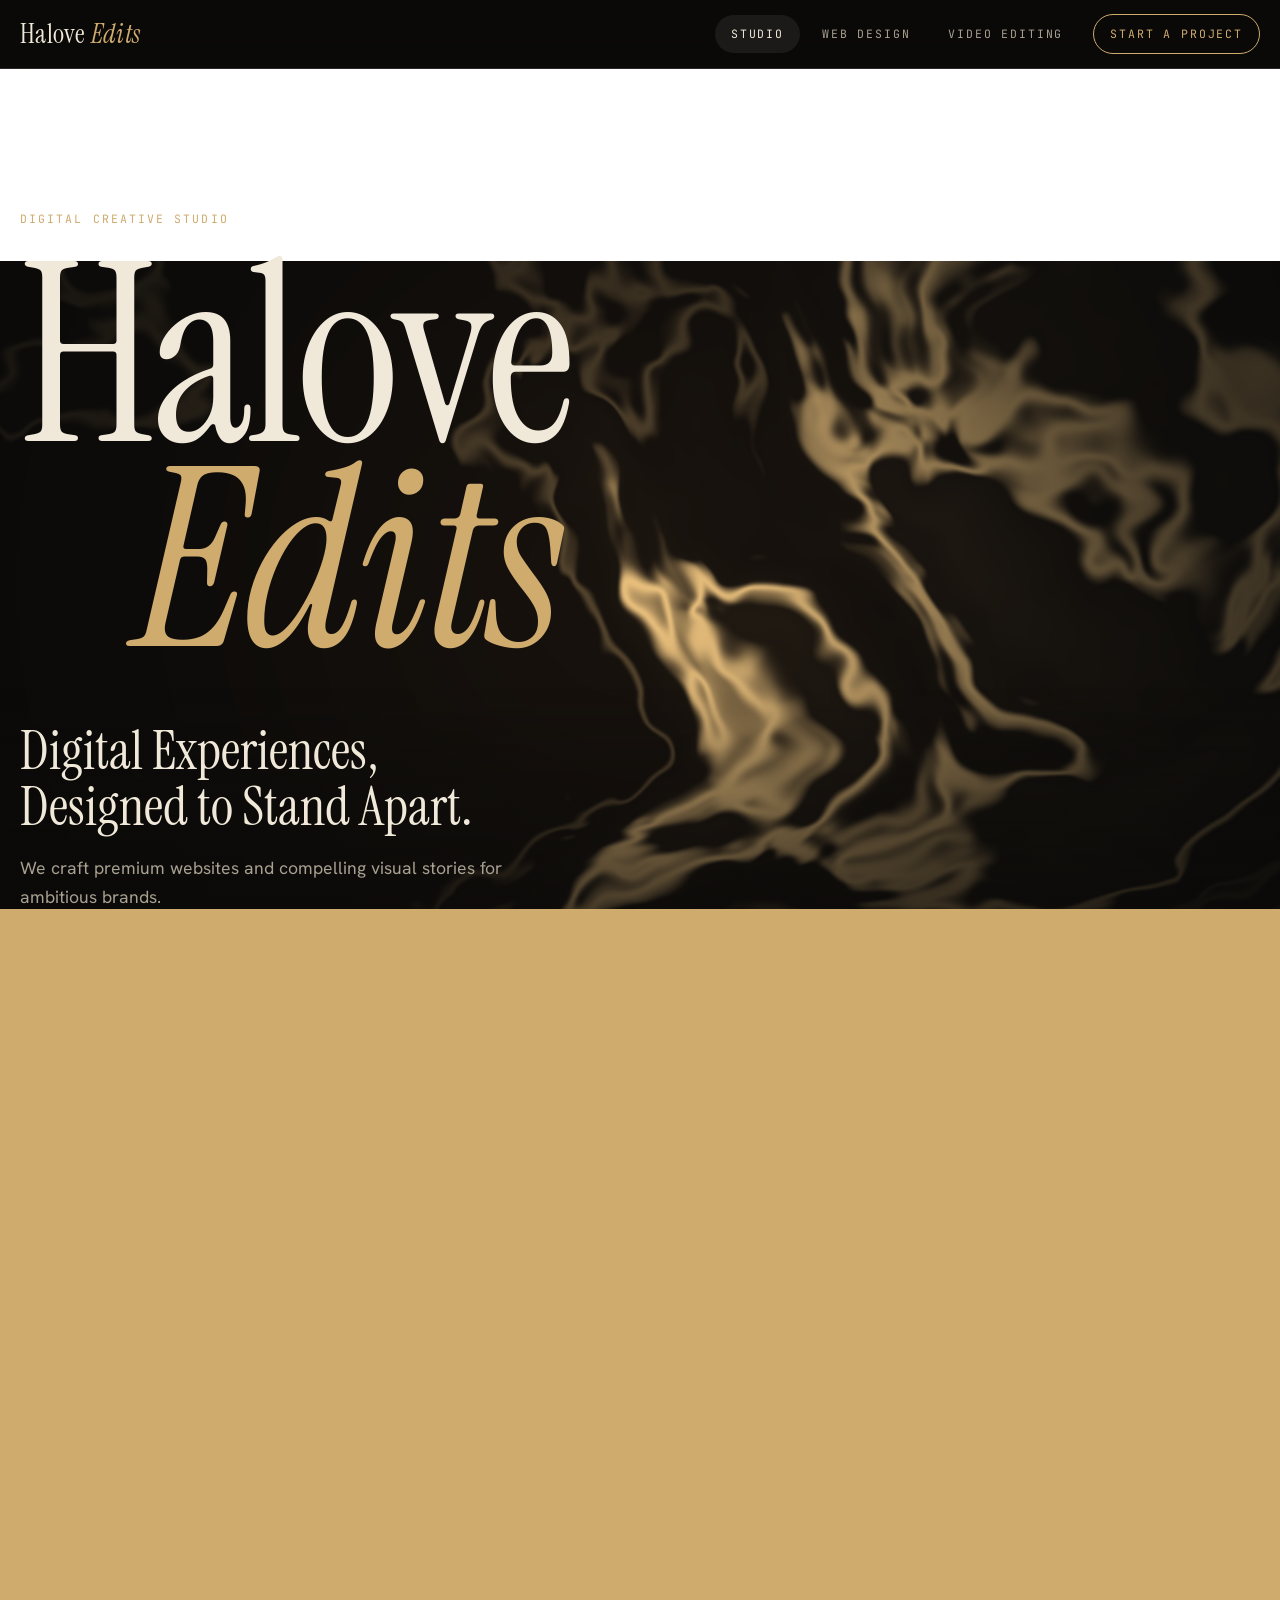
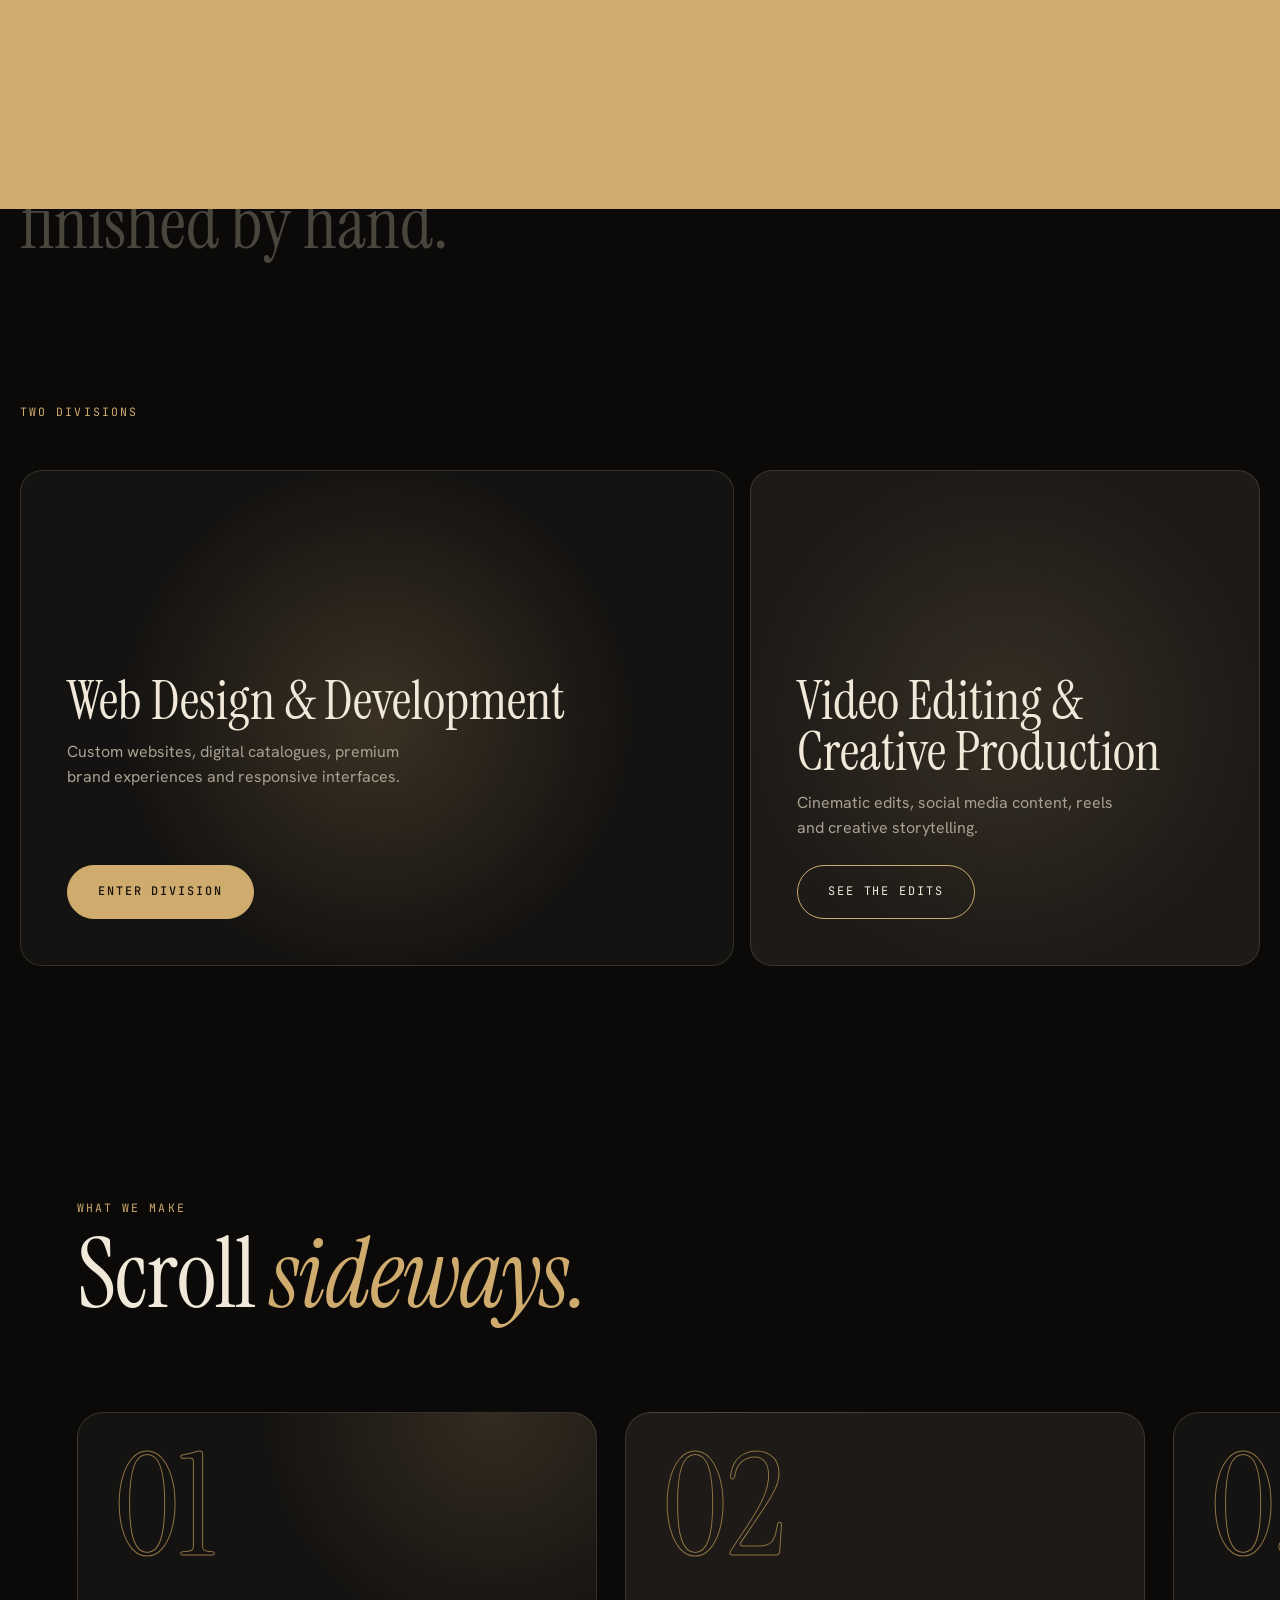
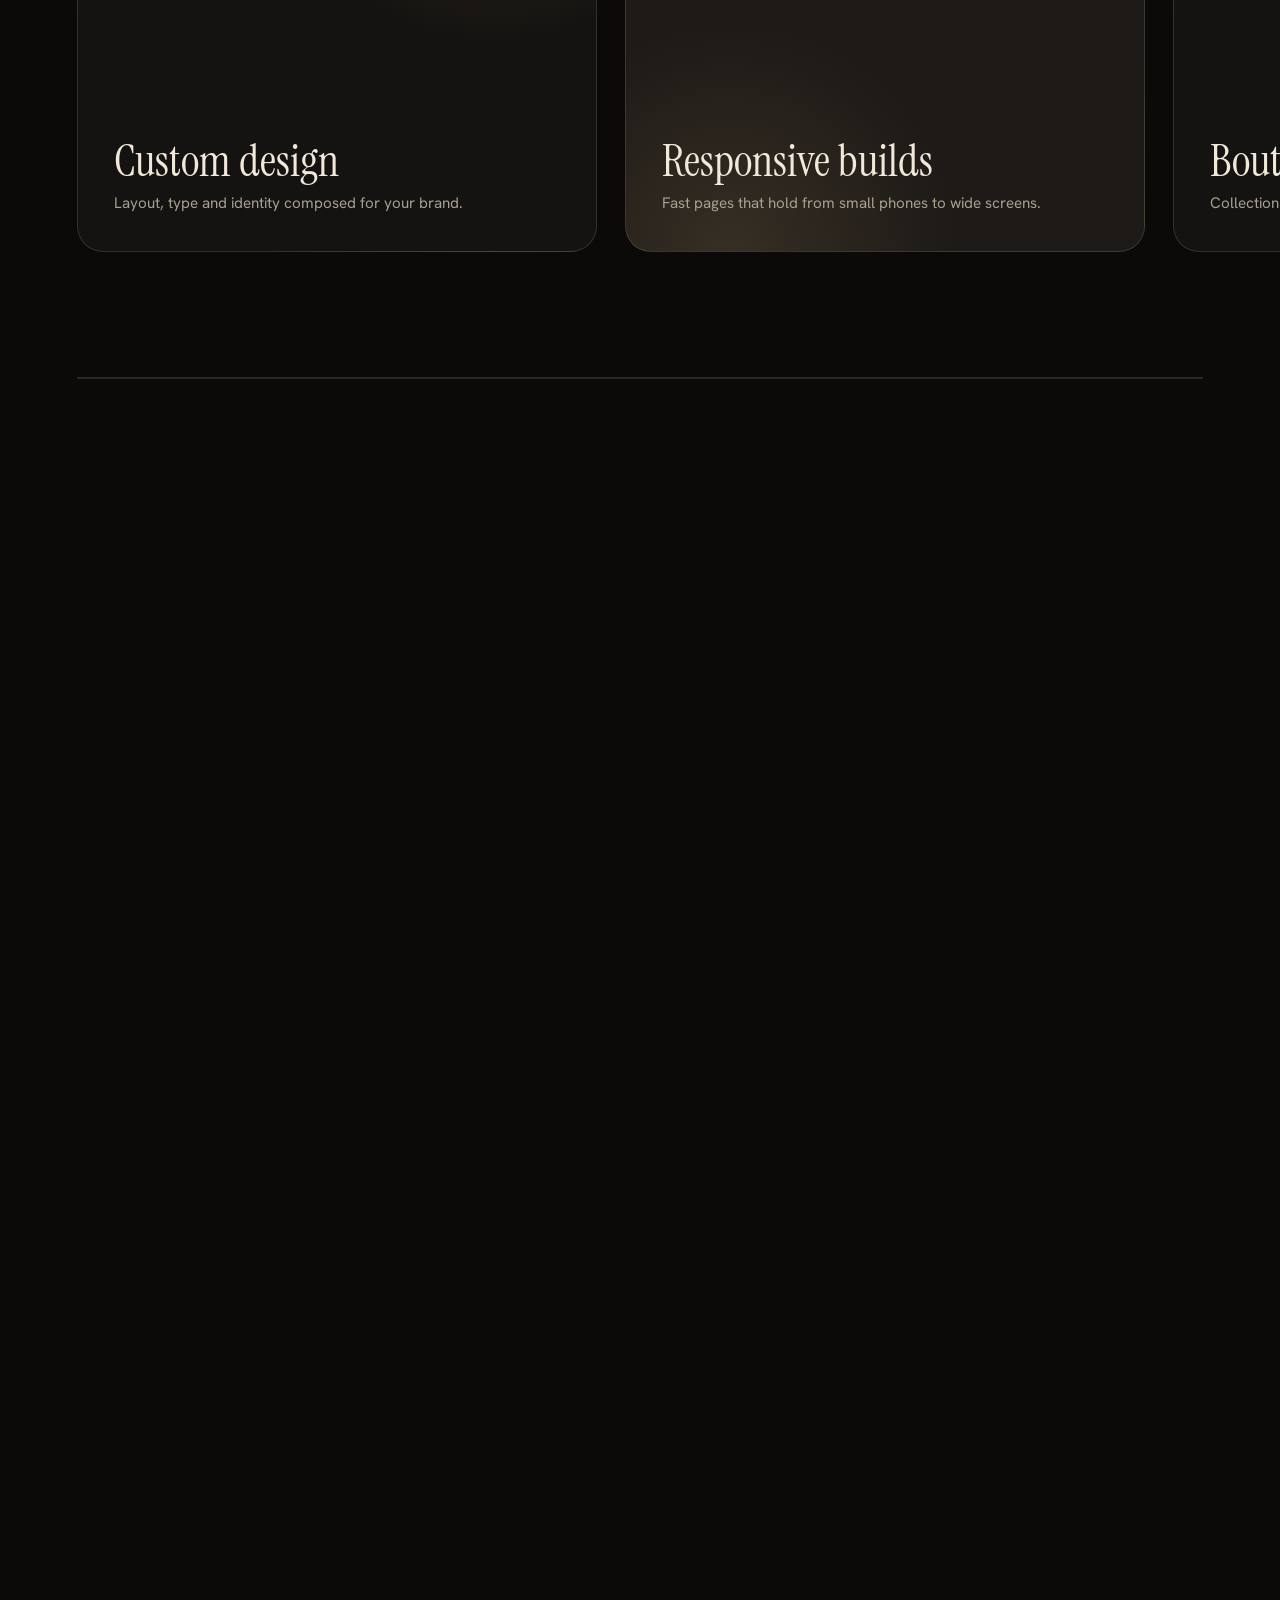
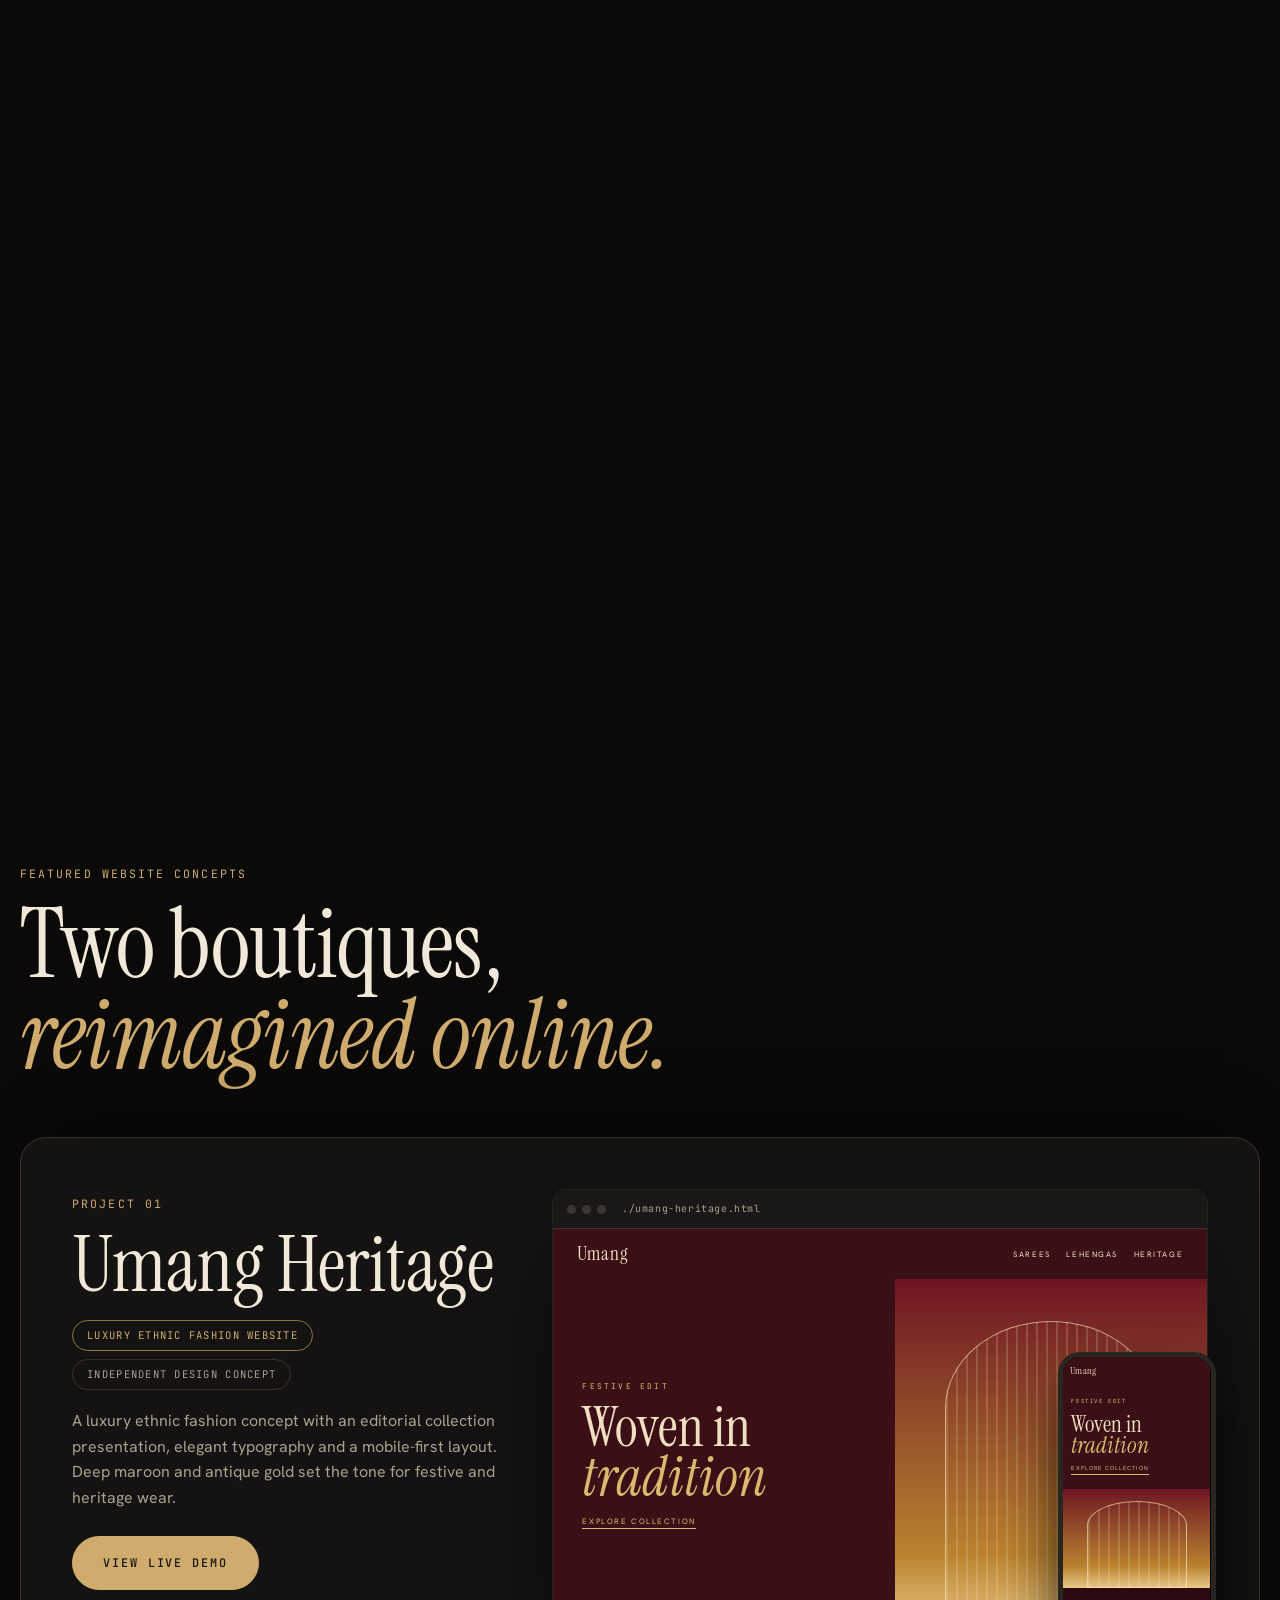
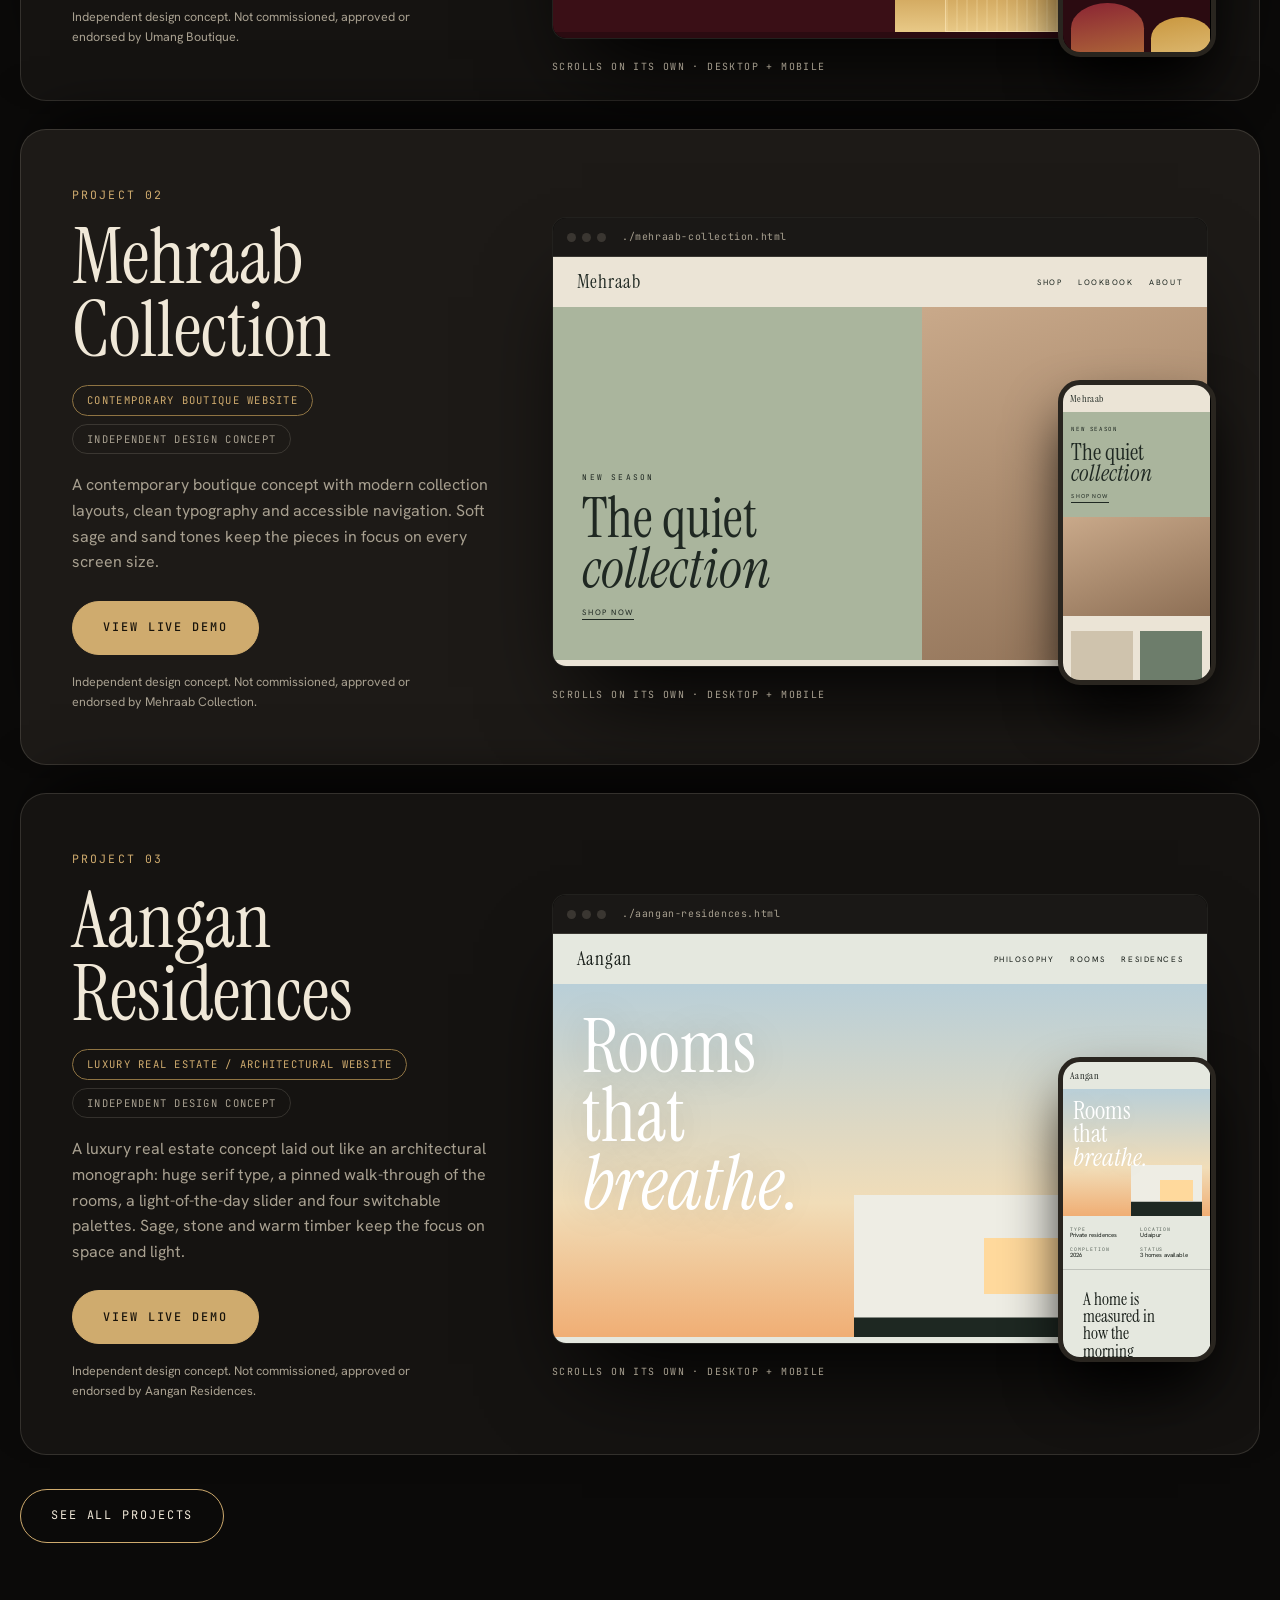
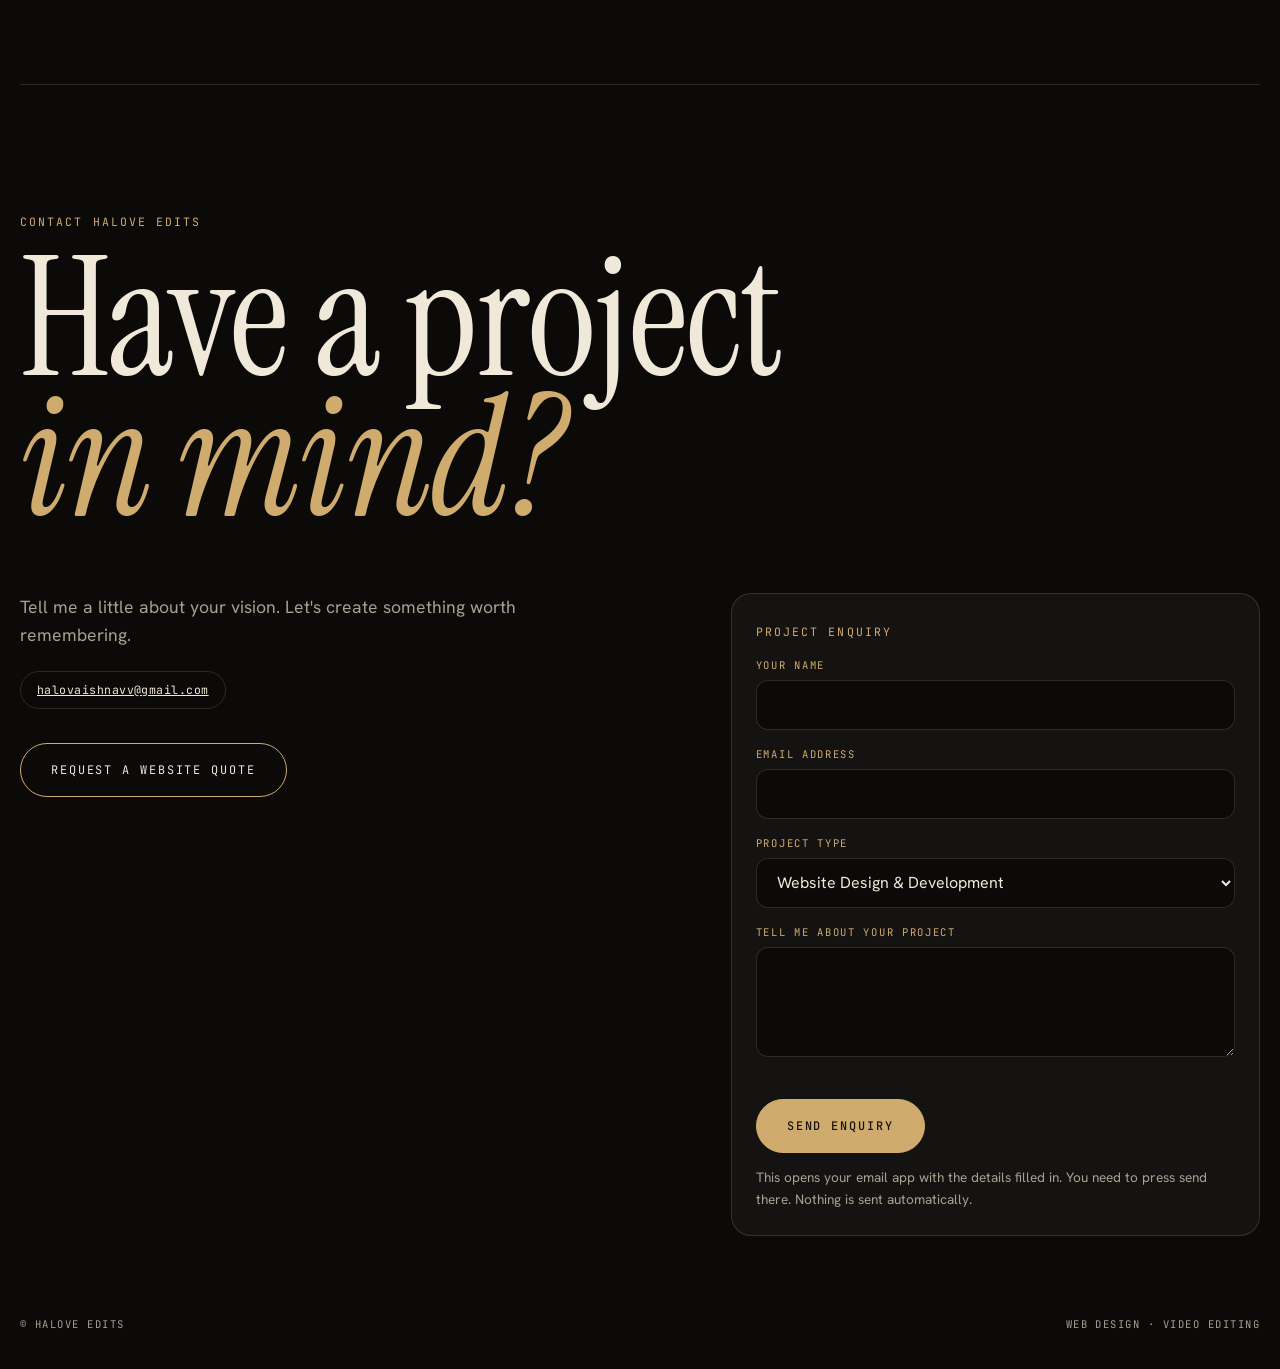
<file: index.html>
<!doctype html><html lang="en"><head><meta charset="utf-8"><meta name="viewport" content="width=device-width,initial-scale=1,viewport-fit=cover"><title>Halove Edits</title>
<link rel="stylesheet" href="https://fonts.googleapis.com/css2?family=Instrument+Serif:ital@0;1&family=Hanken+Grotesk:wght@400;500;600&family=JetBrains+Mono:wght@400;500&display=swap">
<style>
/* Layout: a living shader hero, then sticky-stacking project cards that auto-scroll real-looking sites; ink black, ivory type, champagne used for light only. Single dark look by choice. */
:root{
  --ink:#0b0a09; --char:#151311; --char2:#1d1a17; --line:rgba(239,231,214,.14);
  --ivory:#f0e8d8; --mute:#a8a090; --champ:#cfab6e; --champ-d:#8f7443;
  --disp:"Instrument Serif","Iowan Old Style",Georgia,serif;
  --sans:"Hanken Grotesk",system-ui,-apple-system,"Segoe UI",sans-serif;
  --mono:"JetBrains Mono",ui-monospace,Menlo,monospace;
  color-scheme:dark;
}
*{box-sizing:border-box}
html{scroll-behavior:smooth;overflow-x:hidden;max-width:100%;-webkit-text-size-adjust:100%}
body{margin:0;background:var(--ink);color:var(--ivory);font:400 16px/1.6 var(--sans);overflow-x:clip;
  padding-left:max(16px,env(safe-area-inset-left,0px));padding-right:max(16px,env(safe-area-inset-right,0px))}
body::before{content:"";position:fixed;inset:0 0 auto;height:env(safe-area-inset-top,0px);background:var(--ink);z-index:80}
a{color:inherit}
:focus-visible{outline:2px solid var(--champ);outline-offset:3px}
.wrap{max-width:1240px;margin:0 auto}
h1,h2,h3,h4{font-family:var(--disp);font-weight:400;margin:0;line-height:.95;text-wrap:balance}
h2{font-size:clamp(2.6rem,7.5vw,6rem);letter-spacing:-.01em}
p{margin:0}
.mono{font-family:var(--mono);font-size:.72rem;letter-spacing:.18em;text-transform:uppercase;color:var(--champ)}
.lead{color:var(--mute);max-width:54ch;font-size:1.1rem}
em,i{font-style:italic}
em{color:var(--champ)}
.rv{transform:translateY(46px);transition:transform 1s cubic-bezier(.2,.7,.2,1)}
.rv.in{transform:none}

/* header */
header{position:sticky;top:env(safe-area-inset-top,0px);z-index:70;background:rgba(11,10,9,.72);backdrop-filter:blur(16px);-webkit-backdrop-filter:blur(16px);
  margin:0 calc(-1*max(16px,env(safe-area-inset-left,0px))) 0 calc(-1*max(16px,env(safe-area-inset-left,0px)));padding:0 max(16px,env(safe-area-inset-right,0px)) 0 max(16px,env(safe-area-inset-left,0px));border-bottom:1px solid var(--line)}
.bar{max-width:1240px;margin:0 auto;height:68px;display:flex;align-items:center;justify-content:space-between}
.logo{font-family:var(--disp);font-size:1.7rem;text-decoration:none;letter-spacing:.01em}
.logo i{color:var(--champ)}
nav{display:flex;gap:6px;align-items:center}
nav a{font-family:var(--mono);font-size:.72rem;letter-spacing:.16em;text-transform:uppercase;text-decoration:none;color:var(--mute);padding:10px 16px;border-radius:99px;transition:color .3s,background .3s}
nav a:hover,nav a.on{color:var(--ivory);background:rgba(239,231,214,.08)}
nav a.cta{border:1px solid var(--champ);color:var(--champ);margin-left:8px}
nav a.cta:hover{background:var(--champ);color:#17120a}
.burger{display:none;background:none;border:1px solid var(--line);color:var(--ivory);width:46px;height:46px;border-radius:50%;cursor:pointer;font-size:1.1rem}
@media(max-width:820px){
  .burger{display:block}
  nav{position:absolute;left:0;right:0;top:68px;flex-direction:column;align-items:stretch;gap:0;background:var(--ink);border-bottom:1px solid var(--line);padding:6px max(16px,env(safe-area-inset-left,0px)) 18px;display:none}
  nav.open{display:flex}
  nav a{padding:18px 4px;font-size:.85rem;border-radius:0;border-bottom:1px solid var(--line)}
  nav a.cta{margin:14px 0 0;text-align:center;border-radius:99px;padding:16px}
}

/* buttons */
.btns{display:flex;flex-wrap:wrap;gap:12px;margin-top:34px}
.btn{display:inline-flex;align-items:center;justify-content:center;gap:10px;min-height:54px;padding:0 30px;border-radius:99px;font-family:var(--mono);font-size:.74rem;letter-spacing:.16em;text-transform:uppercase;text-decoration:none;border:1px solid var(--champ);background:none;color:var(--ivory);cursor:pointer;transition:background .35s,color .35s,border-color .35s,transform .25s}
.btn.solid{background:var(--champ);color:#17120a;font-weight:500}
.btn.solid:hover{background:var(--ivory);border-color:var(--ivory)}
.btn:not(.solid):hover{background:rgba(207,171,110,.16)}
.btn[aria-disabled="true"]{opacity:.55;border-style:dashed;pointer-events:none}

/* page transition + cursor */
.curtain{position:fixed;inset:0;z-index:90;background:var(--champ);transform:translateY(101%);pointer-events:none;display:grid;place-items:center;font-family:var(--disp);font-size:clamp(2.4rem,9vw,6rem);color:#17120a;font-style:italic}
.curtain.go{animation:cur .95s cubic-bezier(.76,0,.24,1)}
@keyframes cur{0%{transform:translateY(101%)}42%,58%{transform:translateY(0)}100%{transform:translateY(-101%)}}
.ring{position:fixed;left:0;top:0;width:38px;height:38px;margin:-19px 0 0 -19px;border:1px solid var(--champ);border-radius:50%;z-index:85;pointer-events:none;opacity:0;transition:width .25s,height .25s,margin .25s,background .25s,opacity .3s}
.ring.on{opacity:1}
.ring.big{width:74px;height:74px;margin:-37px 0 0 -37px;background:rgba(207,171,110,.14)}
@media(pointer:coarse){.ring{display:none}}

/* hero */
.view{animation:vin .9s cubic-bezier(.2,.7,.2,1)}
@keyframes vin{from{transform:translateY(20px)}to{transform:none}}
.hero{position:relative;padding-block:clamp(70px,11vw,150px) clamp(60px,8vw,110px)}
.hero canvas{position:absolute;top:0;bottom:0;left:50%;width:100vw;transform:translateX(-50%);height:100%;z-index:-1;background:var(--ink)}
.hero::after{content:"";position:absolute;top:0;bottom:0;left:50%;width:100vw;transform:translateX(-50%);z-index:-1;background:linear-gradient(180deg,transparent 60%,var(--ink));pointer-events:none}
.hero h1{font-size:clamp(4.6rem,19.5vw,17rem);line-height:.82;letter-spacing:-.02em;margin-top:26px}
.hero h1 .l2{display:block;font-style:italic;color:var(--champ);padding-left:clamp(0px,9vw,140px)}
.W{display:inline-block;white-space:nowrap}
.L{display:inline-block;animation:lu 1.1s cubic-bezier(.2,.8,.2,1) both;animation-delay:calc(var(--i)*55ms + 150ms)}
@keyframes lu{from{transform:translateY(105%) rotate(5deg);opacity:0}to{transform:none;opacity:1}}
.hero h1{overflow:hidden;padding-bottom:.08em}
.hero .sub{font-family:var(--disp);font-size:clamp(1.7rem,4.6vw,3.4rem);margin-top:40px;max-width:19ch;line-height:1.02}
.hero .lead{margin-top:20px}
.hero.sm h1{font-size:clamp(3.6rem,13.5vw,11rem);line-height:.9}

/* marquee */
.mq{margin:0 calc(-1*max(16px,env(safe-area-inset-left,0px)));overflow:hidden;border-block:1px solid var(--line);padding:18px 0;background:var(--ink)}
.mq div{display:flex;width:max-content;animation:mq 38s linear infinite}
.mq span{font-family:var(--disp);font-size:clamp(1.6rem,4vw,2.8rem);padding:0 .9em;white-space:nowrap}
.mq span:nth-child(even){color:var(--champ);font-style:italic}
@keyframes mq{to{transform:translateX(-50%)}}

section{padding-block:clamp(72px,11vw,150px)}
.stmt{font-family:var(--disp);font-size:clamp(2rem,5.6vw,4.6rem);line-height:1.08;max-width:22ch}
.stmt{max-width:26ch}
.stmt .w{color:#4a453d;transition:color .4s}
.stmt .w.lit{color:var(--ivory)}

/* divisions */
.divs{display:grid;grid-template-columns:1.4fr 1fr;gap:16px;margin-top:48px}
.div{--mx:50%;--my:50%;position:relative;display:flex;flex-direction:column;justify-content:space-between;min-height:430px;padding:clamp(24px,4vw,46px);border:1px solid var(--line);border-radius:22px;text-decoration:none;overflow:hidden;background:radial-gradient(420px circle at var(--mx) var(--my),rgba(207,171,110,.2),transparent 60%),var(--char);transition:border-color .4s}
.div:hover{border-color:var(--champ)}
.div .n{font-family:var(--disp);font-size:clamp(5rem,14vw,11rem);line-height:.8;color:transparent;-webkit-text-stroke:1px var(--champ-d);transition:color .5s}
.div:hover .n{color:var(--champ)}
.div h3{font-size:clamp(2rem,4.2vw,3.4rem);margin:18px 0 12px}
.div p{color:var(--mute);max-width:38ch}
.div .go{margin-top:24px}
.div.p2{background:radial-gradient(420px circle at var(--mx) var(--my),rgba(207,171,110,.14),transparent 60%),var(--char2)}
@media(max-width:860px){.divs{grid-template-columns:1fr}.div{min-height:340px}}

/* project stack */
.stack{margin-top:56px;display:flex;flex-direction:column;gap:28px}
.card{position:sticky;top:calc(88px + var(--i)*22px);display:grid;grid-template-columns:.85fr 1.3fr;gap:clamp(24px,4vw,64px);align-items:center;padding:clamp(22px,4vw,56px);border:1px solid var(--line);border-radius:26px;background:var(--char);box-shadow:0 -30px 60px -30px #000}
.card:nth-child(2){background:var(--char2)}
.card .copy{min-width:0}
.card h3{font-size:clamp(2.6rem,6vw,5rem);margin:14px 0 18px}
.chips{display:flex;flex-wrap:wrap;gap:8px;margin-bottom:18px}
.chip{border:1px solid var(--line);border-radius:99px;padding:6px 14px;font-family:var(--mono);font-size:.66rem;letter-spacing:.12em;text-transform:uppercase;color:var(--mute)}
.chip.k{color:var(--champ);border-color:var(--champ-d)}
.card p{color:var(--mute)}
.note{font-size:.78rem!important;margin-top:18px;max-width:52ch}
@media(max-width:900px){.card{position:relative;top:auto;grid-template-columns:1fr}}

/* site mockups */
.stage{position:relative;min-width:0;padding-bottom:10px}
.browser{border:1px solid var(--line);border-radius:14px;overflow:hidden;background:#000;box-shadow:0 50px 90px -30px #000}
.chrome{display:flex;gap:6px;align-items:center;padding:11px 14px;background:#1a1816;border-bottom:1px solid var(--line)}
.chrome i{width:9px;height:9px;border-radius:50%;background:#3a3631}
.chrome span{margin-left:10px;font-family:var(--mono);font-size:.62rem;color:var(--mute);letter-spacing:.06em;overflow:hidden;text-overflow:ellipsis;white-space:nowrap}
.scr{container-type:inline-size;position:relative;overflow:hidden;aspect-ratio:16/10}
.pg{font-size:1.5cqw;line-height:1.3;will-change:transform;animation:pgs 18s ease-in-out infinite alternate;animation-play-state:paused}
.stage.live .pg{animation-play-state:running}
@keyframes pgs{to{transform:translateY(calc(var(--shift,0)*-1px))}}
.phone{position:absolute;right:-8px;bottom:-8px;width:24%;border:5px solid #29251f;border-radius:22px;overflow:hidden;background:#000;box-shadow:0 30px 60px -10px #000;transition:transform .6s cubic-bezier(.2,.7,.2,1)}
.stage:hover .phone{transform:translateY(-12px) rotate(-2deg)}
.phone .scr{aspect-ratio:9/18}
.phone .pg{font-size:4.8cqw;animation-duration:14s}
.hint{position:absolute;left:0;bottom:-26px;font-family:var(--mono);font-size:.62rem;letter-spacing:.14em;text-transform:uppercase;color:var(--mute)}
.pg .nv{display:flex;gap:2em;align-items:center;padding:1.6em 3em;font-size:.8em;letter-spacing:.2em;text-transform:uppercase}
.pg .nv b{font-family:var(--disp);font-weight:400;font-size:2.4em;letter-spacing:.04em;text-transform:none;margin-right:auto}
.pg h4{font-size:5.6em;line-height:.92}
.pg small{font-family:var(--mono);font-size:.8em;letter-spacing:.28em;text-transform:uppercase}
.pg u{font-size:.8em;letter-spacing:.2em;text-transform:uppercase;text-decoration:none;padding-bottom:.3em}
/* Umang */
.uU{background:#3a0f16;color:#f1dfc0}
.uU .h{display:grid;grid-template-columns:1.1fr 1fr;min-height:36em}
.uU .t{padding:4em 3em;display:flex;flex-direction:column;justify-content:center;gap:1.2em;align-items:flex-start}
.uU h4 i{color:#dcb86e}.uU small,.uU u{color:#dcb86e}.uU u{border-bottom:1px solid #dcb86e}
.uU .im{background:linear-gradient(180deg,#6d1624,#b9822f 78%,#e8c987);position:relative;overflow:hidden}
.uU .im::before{content:"";position:absolute;inset:12% 16% 0;border-radius:50% 50% 0 0/28% 28% 0 0;border:1px solid rgba(255,236,190,.6);background:repeating-linear-gradient(90deg,rgba(255,236,190,.18) 0 2px,transparent 2px 10px)}
.uU .g{display:grid;grid-template-columns:repeat(3,1fr);gap:2.4em;padding:5em 3em;background:#2b0b11}
.uU .g div{aspect-ratio:3/4;border-radius:50% 50% 0 0/26% 26% 0 0;background:linear-gradient(170deg,#8a2433,#c9973f);display:flex;align-items:flex-end;padding:1.2em;font-size:.8em;letter-spacing:.2em;text-transform:uppercase;color:#2b0b11}
.uU .g div:nth-child(2){background:linear-gradient(170deg,#c9973f,#f0d9a0);margin-top:3em}
.uU .g div:nth-child(3){background:linear-gradient(170deg,#4f1522,#a8602b)}
.uU .q{padding:6em 3em;text-align:center;font-family:var(--disp);font-size:3.4em;font-style:italic;color:#dcb86e;line-height:1.05}
.uU .f{padding:3em;background:#1c070b;text-align:center;letter-spacing:.3em;text-transform:uppercase;font-size:.8em}
/* Mehraab */
.mM{background:#ebe4d6;color:#1f2822}
.mM .h{display:grid;grid-template-columns:1.3fr 1fr;min-height:36em}
.mM .t{background:#aab59d;padding:4em 3em;display:flex;flex-direction:column;justify-content:flex-end;gap:1.2em;align-items:flex-start}
.mM .im{background:linear-gradient(160deg,#c9a98a,#8d6f55)}
.mM u{border-bottom:1px solid #1f2822}
.mM .pr{display:grid;grid-template-columns:repeat(3,1fr);gap:2em 1.8em;padding:4em 3em}
.mM .pr div{aspect-ratio:4/5;background:#cfc3ad;position:relative}
.mM .pr div::after{content:"";position:absolute;left:0;right:30%;bottom:-1.4em;height:.6em;background:#1f2822;opacity:.8}
.mM .pr div:nth-child(2n){background:#6d7d6b}.mM .pr div:nth-child(3n){background:#c9a98a}
.mM .lb{background:#27332b;color:#ebe4d6;padding:6em 3em;font-family:var(--disp);font-size:3.6em;font-style:italic;line-height:1}
.mM .f{padding:3em;text-align:center;letter-spacing:.3em;text-transform:uppercase;font-size:.8em}
/* phone overrides: same markup, mobile layout */
.phone .nv span{display:none}
.phone .pg .nv{padding:1.2em 1.2em}.phone .pg .nv b{font-size:1.8em}
.phone .pg h4{font-size:3.3em}
.phone .uU .h,.phone .mM .h{grid-template-columns:1fr;min-height:0}
.phone .uU .im,.phone .mM .im{min-height:14em}
.phone .uU .t,.phone .mM .t{padding:2em 1.2em}
.phone .uU .g,.phone .mM .pr{padding:2em 1.2em;gap:1em}
.phone .uU .g{grid-template-columns:1fr 1fr}.phone .uU .g div:nth-child(3){display:none}.phone .uU .g div{font-size:.7em}
.phone .mM .pr{grid-template-columns:1fr 1fr}
.phone .uU .q,.phone .mM .lb{padding:2em 1.2em;font-size:2.2em}

/* before/after */
.ba{position:relative;container-type:inline-size;margin-top:48px;border:1px solid var(--line);border-radius:22px;overflow:hidden;aspect-ratio:16/9;user-select:none;--p:50}
.ba .ly{position:absolute;inset:0;overflow:hidden}
.ba .bf{background:#fff;color:#222;font-family:"Times New Roman",serif;font-size:1.8cqw;padding:2.5cqw 4cqw}
.ba .bf h5{font-size:3.2cqw;margin:0 0 1cqw;color:#00c;text-decoration:underline;font-weight:700}
.ba .bf .bx{display:grid;grid-template-columns:repeat(4,1fr);gap:1cqw;margin-top:2cqw}
.ba .bf .bx div{height:9cqw;background:#ccc;border:1px solid #888;font-size:1.3cqw;padding:.5cqw}
.ba .bf a{color:#00c}
.ba .af{clip-path:inset(0 calc((100 - var(--p))*1%) 0 0);background:#120f0d;color:var(--ivory);padding:3cqw 4cqw;display:flex;flex-direction:column;justify-content:center}
.ba .af h5{font-family:var(--disp);font-weight:400;font-size:9cqw;line-height:.9;margin:0}
.ba .af h5 i{color:var(--champ)}
.ba .af small{font-family:var(--mono);letter-spacing:.3em;text-transform:uppercase;font-size:1.2cqw;color:var(--champ);margin-bottom:1.6cqw}
.ba .af .row{display:flex;gap:1.4cqw;margin-top:2.4cqw}
.ba .af .row div{width:11cqw;height:7cqw;border-radius:.8cqw;background:linear-gradient(150deg,#7a1e2c,#cfab6e)}
.ba .af .row div:nth-child(2){background:linear-gradient(150deg,#aab59d,#6d7d6b)}.ba .af .row div:nth-child(3){background:linear-gradient(150deg,#c9a98a,#8d6f55)}
.ba .bar2{position:absolute;top:0;bottom:0;left:calc(var(--p)*1%);width:2px;background:var(--champ);pointer-events:none}
.ba .bar2::after{content:"⇄";position:absolute;top:50%;left:50%;width:46px;height:46px;margin:-23px;border-radius:50%;background:var(--champ);color:#17120a;display:grid;place-items:center;font-size:1.1rem}
.ba input{position:absolute;inset:0;width:100%;height:100%;opacity:0;cursor:ew-resize;touch-action:pan-y;margin:0}
.ba .tag{position:absolute;top:14px;font-family:var(--mono);font-size:.64rem;letter-spacing:.16em;text-transform:uppercase;background:rgba(0,0,0,.65);color:#fff;padding:5px 10px;border-radius:99px;z-index:2}

/* services / process / why */
.svc{list-style:none;padding:0;margin:48px 0 0;border-top:1px solid var(--line);counter-reset:s}
.svc li{counter-increment:s;display:grid;grid-template-columns:64px 1.1fr 1.2fr;gap:8px 24px;align-items:center;padding:26px 0;border-bottom:1px solid var(--line);transition:padding-left .45s,background .3s}
.svc li::before{content:counter(s,decimal-leading-zero);font-family:var(--mono);font-size:.72rem;color:var(--champ)}
.svc li:hover{padding-left:18px;background:linear-gradient(90deg,rgba(207,171,110,.08),transparent)}
.svc strong{font-family:var(--disp);font-weight:400;font-size:clamp(1.7rem,3.6vw,2.7rem);line-height:1}
.svc span{color:var(--mute)}
@media(max-width:760px){.svc li{grid-template-columns:36px 1fr}.svc span{grid-column:2}}
.steps{display:grid;grid-template-columns:repeat(4,1fr);margin-top:52px;position:relative}
.steps::before{content:"";position:absolute;left:0;right:0;top:9px;height:1px;background:var(--line)}
.steps div{padding:44px 24px 0 0;position:relative;min-width:0}
.steps div::before{content:"";position:absolute;top:4px;left:0;width:11px;height:11px;border-radius:50%;background:var(--champ)}
.steps h3{font-size:2.2rem;margin:8px 0 8px}
.steps p{color:var(--mute);font-size:.95rem}
@media(max-width:820px){.steps{grid-template-columns:1fr 1fr;gap:20px 0}}
@media(max-width:480px){.steps{grid-template-columns:1fr}}
.why{display:grid;grid-template-columns:repeat(3,1fr);gap:40px 36px;margin-top:52px}
.why div{border-top:1px solid var(--champ-d);padding-top:18px;min-width:0}
.why h3{font-size:2rem;margin-bottom:8px}
.why p{color:var(--mute);font-size:.95rem}
@media(max-width:860px){.why{grid-template-columns:1fr 1fr}}
@media(max-width:520px){.why{grid-template-columns:1fr}}

/* video page */
.tl{margin-top:56px;border:1px solid var(--line);border-radius:18px;background:var(--char);padding:18px;position:relative;overflow:hidden}
.tl .tk{display:flex;align-items:center;gap:12px;margin-top:8px}
.tl .tk b{font-family:var(--mono);font-weight:400;font-size:.62rem;color:var(--mute);width:26px}
.tl .lane{position:relative;flex:1;height:34px;background:rgba(239,231,214,.04);border-radius:6px}
.tl .lane i{position:absolute;top:3px;bottom:3px;border-radius:4px;left:var(--l);width:var(--w);background:var(--c,var(--champ-d));opacity:.9}
.tl .ph{position:absolute;top:0;bottom:0;left:56px;width:2px;background:#ff5a4a;animation:ph 10s linear infinite;pointer-events:none}
.tl .ph::before{content:"";position:absolute;top:0;left:-5px;border:6px solid transparent;border-top-color:#ff5a4a}
@keyframes ph{from{left:56px}to{left:calc(100% - 18px)}}
.tl .rl{display:flex;justify-content:space-between;padding-left:38px;font-family:var(--mono);font-size:.6rem;color:var(--mute);letter-spacing:.1em}
.reels{display:grid;grid-template-columns:repeat(4,1fr);gap:16px;margin-top:48px}
.slot{position:relative;aspect-ratio:9/16;border:1px solid var(--line);border-radius:20px;overflow:hidden;display:flex;flex-direction:column;justify-content:flex-end;padding:20px;text-decoration:none;background:linear-gradient(170deg,var(--char2),var(--ink));transition:border-color .4s,transform .5s}
.slot:hover{border-color:var(--champ);transform:translateY(-6px)}
.slot::before{content:"";position:absolute;inset:0;background:radial-gradient(circle at 30% 20%,rgba(207,171,110,.22),transparent 55%)}
.slot .play{position:absolute;top:50%;left:50%;width:62px;height:62px;margin:-31px;border-radius:50%;border:1px solid var(--champ);display:grid;place-items:center;color:var(--champ)}
.slot b{position:relative;font-family:var(--disp);font-weight:400;font-size:1.8rem;line-height:1}
.slot span{position:relative;font-family:var(--mono);font-size:.64rem;letter-spacing:.14em;text-transform:uppercase;color:var(--mute);margin-bottom:6px}
.slot:nth-child(4n+2){margin-top:34px}.slot:nth-child(4n+4){margin-top:34px}
@media(max-width:900px){.reels{grid-template-columns:1fr 1fr}.slot:nth-child(n){margin-top:0}.slot:nth-child(2n){margin-top:28px}}
.banner{border:1px dashed var(--champ-d);border-radius:16px;padding:16px 20px;color:var(--mute);font-size:.9rem;margin-top:34px;max-width:72ch}

/* footer: builder */
footer{max-width:1240px;margin:0 auto;border-top:1px solid var(--line);padding-block:clamp(70px,10vw,130px) 36px}
footer h2{font-size:clamp(3.4rem,13vw,11rem);line-height:.84}
.bld{display:grid;grid-template-columns:1.1fr .9fr;gap:clamp(24px,5vw,64px);margin-top:64px}
.bld>div{min-width:0}
.grp{margin-bottom:26px}
.grp .mono{display:block;margin-bottom:12px}
.pick{display:flex;flex-wrap:wrap;gap:10px}
.pick button{font:inherit;font-size:.92rem;padding:11px 18px;border-radius:99px;border:1px solid var(--line);background:none;color:var(--mute);cursor:pointer;transition:all .25s}
.pick button:hover{border-color:var(--champ);color:var(--ivory)}
.pick button[aria-pressed="true"]{background:var(--champ);border-color:var(--champ);color:#17120a;font-weight:500}
.msg{border:1px solid var(--line);border-radius:20px;background:var(--char);padding:24px}
.msg pre{margin:12px 0 0;white-space:pre-wrap;font:400 1rem/1.6 var(--sans);color:var(--ivory)}
.contacts{display:flex;flex-wrap:wrap;gap:10px;margin-top:22px}
.contacts .chip{color:var(--ivory);font-size:.72rem;text-transform:none;letter-spacing:.04em;padding:9px 16px}
.copyright{margin-top:80px;display:flex;flex-wrap:wrap;justify-content:space-between;gap:10px;color:var(--mute);font-family:var(--mono);font-size:.66rem;letter-spacing:.14em;text-transform:uppercase}
@media(max-width:860px){.bld{grid-template-columns:1fr}}
/* ---- scroll choreography ---- */
.prog{position:fixed;left:0;top:env(safe-area-inset-top,0px);height:3px;width:calc(var(--sp,0)*100%);background:var(--champ);z-index:95;pointer-events:none}
.hero h1{overflow:visible!important}
.hero h1>span{display:block;will-change:transform}
.mq div{animation:none!important;will-change:transform}
.pg{animation:none!important;transform:translateY(calc(var(--sy,0)*var(--shift,0)*-1px))}
.card{will-change:transform;transform-origin:50% 0}
.card.rv{transition:none}
.tl .ph{animation:none!important}
.steps{display:none}
.hs{position:relative;width:100vw;margin-left:calc(50% - 50vw)}
.hs .pinbox{position:sticky;top:0;height:100svh;overflow:hidden;display:flex;align-items:center}
.hs .ttl{position:absolute;top:calc(env(safe-area-inset-top,0px) + 92px);left:max(16px,6vw);right:16px;z-index:2}
.hs .trk{display:flex;gap:clamp(14px,2.2vw,30px);padding:150px max(16px,6vw) 0;will-change:transform}
.hs .pn{flex:0 0 min(80vw,520px);height:min(56svh,440px);border:1px solid var(--line);border-radius:26px;padding:clamp(20px,3vw,36px);display:flex;flex-direction:column;justify-content:space-between;text-decoration:none;background:radial-gradient(380px circle at 80% 0,rgba(207,171,110,.16),transparent 60%),var(--char);transition:border-color .4s}
.hs .pn:hover{border-color:var(--champ)}
.hs .pn:nth-child(even){background:radial-gradient(380px circle at 20% 100%,rgba(207,171,110,.14),transparent 60%),var(--char2)}
.hs .big{font-family:var(--disp);font-size:clamp(5rem,13vw,9rem);line-height:.8;color:transparent;-webkit-text-stroke:1px var(--champ-d)}
.hs .pn:hover .big{color:var(--champ)}
.hs h3{font-size:clamp(1.9rem,3.6vw,2.8rem);margin-bottom:8px}
.hs .pn p{color:var(--mute);font-size:.95rem}
.hs .pb{position:absolute;bottom:max(28px,env(safe-area-inset-bottom,0px));left:max(16px,6vw);right:max(16px,6vw);height:2px;background:var(--line)}
.hs .pb i{display:block;height:100%;width:calc(var(--hp,0)*100%);background:var(--champ)}
.pp{height:420svh;position:relative;margin-top:30px}
.pp .sk{position:sticky;top:68px;height:calc(100svh - 68px);display:grid;grid-template-columns:1fr 1fr;align-items:center;gap:24px}
.pp .nums,.pp .txt{position:relative;height:64%;min-width:0}
.pp .nums b,.pp .s{position:absolute;left:0;right:0;top:50%;opacity:0;transform:translateY(-22%);transition:opacity .7s,transform .9s cubic-bezier(.2,.7,.2,1)}
.pp .nums b{font-family:var(--disp);font-weight:400;font-size:clamp(8rem,28vw,24rem);line-height:.8;color:transparent;-webkit-text-stroke:1px var(--champ)}
.pp .s h3{font-size:clamp(2.6rem,6vw,5rem);margin:12px 0}
.pp .s p{color:var(--mute);max-width:34ch;font-size:1.1rem}
.pp[data-i="0"] .s0,.pp[data-i="1"] .s1,.pp[data-i="2"] .s2,.pp[data-i="3"] .s3{opacity:1;transform:translateY(-50%)}
.pp .bar{position:absolute;left:0;right:0;bottom:0;height:2px;background:var(--line)}
.pp .bar i{display:block;height:100%;width:calc(var(--pp,0)*100%);background:var(--champ)}
@media(max-width:760px){.pp .sk{grid-template-columns:1fr;grid-template-rows:34% 1fr;gap:0}.pp .nums{height:100%}.pp .nums b{font-size:clamp(7rem,40vw,12rem)}.pp .txt{height:100%}}
.card:nth-child(3){background:var(--char)}
.aA{background:#E5E8DF;color:#151B16}
.aA .h{position:relative;min-height:36em;background:linear-gradient(180deg,#B9CFD8,#F1DDB8 62%,#F0AE74);padding:3em;overflow:hidden}
.aA .h h4{font-size:7.6em;color:#fff;max-width:7ch;text-shadow:0 2px 40px rgba(0,0,0,.18);position:relative;z-index:2}
.aA .h::before{content:"";position:absolute;right:6%;bottom:0;width:48%;height:40%;background:#EEEDE4;box-shadow:inset 0 -2em 0 #1E2822}
.aA .h::after{content:"";position:absolute;right:12%;bottom:12%;width:22%;height:16%;background:#FFD99C;box-shadow:9em 0 0 #FFD99C}
.aA .mt{display:grid;grid-template-columns:repeat(4,1fr);gap:1em;padding:1.6em 3em;border-bottom:1px solid rgba(21,27,22,.18);font-size:.85em}
.aA .mt small{display:block;font-family:var(--mono);letter-spacing:.2em;text-transform:uppercase;color:#566158;font-size:.8em}
.aA .q{font-family:var(--disp);font-size:4.4em;line-height:1.02;padding:2em 3em;max-width:16ch}
.aA .rm{display:grid;grid-template-columns:repeat(3,1fr);gap:1.6em;padding:0 3em 4em}
.aA .rm div{aspect-ratio:4/5;border-radius:.5em;background:linear-gradient(170deg,#B9CFD8,#F1DDB8 60%,#F0AE74)}
.aA .rm div:nth-child(2){background:linear-gradient(170deg,#4B6B49,#8FA48E)}
.aA .rm div:nth-child(3){background:linear-gradient(170deg,#86684A,#F1DDB8)}
.aA .sp{display:grid;grid-template-columns:repeat(4,1fr);gap:1em;padding:2em 3em 4em;border-top:1px solid rgba(21,27,22,.18);font-size:.9em}
.aA .sp b{display:block;font-family:var(--disp);font-weight:400;font-size:4.4em;line-height:1}
.aA .f{font-family:var(--disp);font-size:16em;line-height:.8;text-align:center;padding-top:.1em;overflow:hidden;white-space:nowrap}
.phone .aA .h{min-height:18em;padding:1.4em}.phone .aA .h h4{font-size:3.6em}
.phone .aA .mt,.phone .aA .sp,.phone .aA .rm{grid-template-columns:1fr 1fr;padding-left:1.2em;padding-right:1.2em}
.phone .aA .q{font-size:2.4em;padding:1.2em}
.fld{display:flex;flex-direction:column;gap:6px;margin-bottom:16px}
.fld label{font-family:var(--mono);font-size:.66rem;letter-spacing:.16em;text-transform:uppercase;color:var(--champ)}
.fld input,.fld select,.fld textarea{font:inherit;font-size:1rem;min-height:50px;padding:0 16px;border-radius:12px;border:1px solid var(--line);background:var(--ink);color:var(--ivory);width:100%}
.fld textarea{padding:12px 16px;min-height:110px;resize:vertical}
.fld input:focus,.fld select:focus,.fld textarea:focus{border-color:var(--champ);outline:none}
.fnote{font-size:.85rem;color:var(--mute);margin-top:14px}
.ferr{min-height:1.3em;color:#ffb4a8;font-size:.9rem;margin:0 0 8px}
@media(prefers-reduced-motion:reduce){*{animation:none!important;transition:none!important;scroll-behavior:auto!important}.rv{transform:none}}
</style>
<style>:root{padding-top:env(safe-area-inset-top,0px);padding-bottom:env(safe-area-inset-bottom,0px)}[hidden]{display:none!important}</style></head><body>
<div class="curtain" id="curtain"></div><div class="ring" id="ring"></div>

<header>
  <div class="bar">
    <a class="logo" href="#home" aria-label="Halove Edits, home">Halove <i>Edits</i></a>
    <button class="burger" id="burger" aria-label="Menu" aria-expanded="false">≡</button>
    <nav id="nav" aria-label="Primary">
      <a href="#home" data-v="home">Studio</a>
      <a href="#web-design" data-v="web-design">Web Design</a>
      <a href="#video-editing" data-v="video-editing">Video Editing</a>
      <a class="cta" href="#contact">Start a project</a>
    </nav>
  </div>
</header>

<main class="wrap">

<div class="view" id="v-home">
  <div class="hero" id="hero-home">
    <div class="mono">Digital creative studio</div>
    <h1 aria-label="Halove Edits"><span data-split>Halove</span><span class="l2" data-split>Edits</span></h1>
    <p class="sub">Digital Experiences, Designed to Stand Apart.</p>
    <p class="lead">We craft premium websites and compelling visual stories for ambitious brands.</p>
    <div class="btns">
      <a class="btn solid mag" href="#web-design">Explore Web Design</a>
      <a class="btn mag" href="#work">View Our Work</a>
    </div>
  </div>
  <div class="mq" aria-hidden="true"></div>

  <section>
    <p class="mono" style="margin-bottom:28px">The studio</p>
    <p class="stmt" id="stmt">We design websites for brands that refuse to look like everyone else. Boutique and fashion sites, digital catalogues and interactive experiences, built mobile first and finished by hand.</p>
  </section>

  <section style="padding-top:0">
    <p class="mono">Two divisions</p>
    <div class="divs">
      <a class="div" href="#web-design"><div><div class="n">01</div><h3>Web Design &amp; Development</h3><p>Custom websites, digital catalogues, premium brand experiences and responsive interfaces.</p></div><span class="btn solid go" style="align-self:flex-start">Enter division</span></a>
      <a class="div p2" href="#video-editing"><div><div class="n">02</div><h3>Video Editing &amp; Creative Production</h3><p>Cinematic edits, social media content, reels and creative storytelling.</p></div><span class="btn go" style="align-self:flex-start">See the edits</span></a>
    </div>
  </section>

  <div class="hs"><div class="pinbox">
    <div class="ttl"><p class="mono">What we make</p><h2 style="margin-top:12px">Scroll <em>sideways.</em></h2></div>
    <div class="trk">
      <a class="pn" href="#web-design"><div class="big">01</div><div><h3>Custom design</h3><p>Layout, type and identity composed for your brand.</p></div></a>
      <a class="pn" href="#web-design"><div class="big">02</div><div><h3>Responsive builds</h3><p>Fast pages that hold from small phones to wide screens.</p></div></a>
      <a class="pn" href="#web-design"><div class="big">03</div><div><h3>Boutique &amp; fashion</h3><p>Collection presentation with an editorial feel.</p></div></a>
      <a class="pn" href="#web-design"><div class="big">04</div><div><h3>Digital catalogues</h3><p>Browsable, shareable and easy to enquire from.</p></div></a>
      <a class="pn" href="#web-design"><div class="big">05</div><div><h3>UI/UX design</h3><p>Flows planned around how people browse on mobile.</p></div></a>
      <a class="pn" href="#video-editing"><div class="big">06</div><div><h3>Video &amp; reels</h3><p>Cinematic edits and social content, in its own division.</p></div></a>
    </div>
    <div class="pb"><i></i></div>
  </div></div>

  <section id="work" style="padding-top:0">
    <p class="mono">Featured website concepts</p>
    <h2 style="margin-top:16px">Two boutiques,<br><em>reimagined online.</em></h2>
    <div class="stack" data-stack></div>
    <div class="btns"><a class="btn" href="#web-design">See All Projects</a></div>
  </section>
</div>

<div class="view" id="v-web-design" hidden>
  <div class="hero sm" id="hero-wd">
    <div class="mono">01 — Web Design &amp; Development</div>
    <h1 aria-label="Websites worth opening twice"><span data-split>Websites worth</span><span class="l2" data-split>opening twice.</span></h1>
    <p class="lead" style="margin-top:34px">Editorial layouts, restrained motion and mobile-first builds for fashion, boutique and brand-led businesses. Made to be sent over WhatsApp and look right on the first tap.</p>
    <div class="btns"><a class="btn solid mag" href="mailto:halovaishnavv@gmail.com?subject=Website%20quote%20request">Request a Website Quote</a><a class="btn mag" href="#projects">See the projects</a></div>
  </div>
  <div class="mq" aria-hidden="true"></div>

  <section id="projects">
    <p class="mono">Selected work</p>
    <h2 style="margin-top:16px">Independent <em>design concepts</em></h2>
    <div class="stack" data-stack></div>
  </section>

  <section style="padding-top:0">
    <p class="mono">Website redesign</p>
    <h2 style="margin-top:16px">Same business.<br><em>Different impression.</em></h2>
    <p class="lead" style="margin-top:22px">Drag to compare a typical template site with a considered redesign. Illustrative example, not a client project.</p>
    <div class="ba" id="ba">
      <div class="ly bf"><h5>Welcome to our Store</h5><p>Click here to see our products. Contact us for more information. <a href="#" onclick="return false">Home</a> | <a href="#" onclick="return false">About</a> | <a href="#" onclick="return false">Contact</a></p><div class="bx"><div>Product 1</div><div>Product 2</div><div>Product 3</div><div>Product 4</div></div></div>
      <div class="ly af"><small>New collection</small><h5>Quiet luxury,<br><i>made visible.</i></h5><div class="row"><div></div><div></div><div></div></div></div>
      <span class="tag" style="left:14px">After</span><span class="tag" style="right:14px">Before</span>
      <div class="bar2"></div>
      <input type="range" min="2" max="98" value="50" id="baR" aria-label="Compare before and after">
    </div>
  </section>

  <section style="padding-top:0">
    <p class="mono">Services</p>
    <h2 style="margin-top:16px">What we <em>design and build</em></h2>
    <ul class="svc">
      <li><strong>Custom Website Design</strong><span>Layout, typography and identity made for the brand, never a template.</span></li>
      <li><strong>Responsive Frontend Development</strong><span>Clean, fast pages that hold up from a small phone to a wide desktop.</span></li>
      <li><strong>Premium Fashion &amp; Boutique Websites</strong><span>Collection presentation with an editorial feel.</span></li>
      <li><strong>Digital Product Catalogues</strong><span>Browsable catalogues that are easy to share and easy to enquire from.</span></li>
      <li><strong>UI/UX Design</strong><span>Navigation and flows planned around how visitors browse on mobile.</span></li>
      <li><strong>Website Redesign</strong><span>A considered refresh that keeps what already works.</span></li>
      <li><strong>Interactive Website Experiences</strong><span>Scroll reveals, hover details and transitions that stay smooth.</span></li>
      <li><strong>WhatsApp Enquiry Integration</strong><span>A direct button so interested visitors can message you in one tap.</span></li>
    </ul>
  </section>

  <section style="padding-top:0">
    <p class="mono">Design process</p>
    <h2 style="margin-top:16px">From brief <em>to launch</em></h2>
    <div class="pp" id="pp" data-i="0"><div class="sk">
      <div class="nums"><b class="s0">01</b><b class="s1">02</b><b class="s2">03</b><b class="s3">04</b></div>
      <div class="txt">
        <div class="s s0"><span class="mono">Step 1</span><h3>Discover</h3><p>The brand, the audience and what a visitor should do next.</p></div>
        <div class="s s1"><span class="mono">Step 2</span><h3>Design</h3><p>Typography, palette and layouts, shown mobile first.</p></div>
        <div class="s s2"><span class="mono">Step 3</span><h3>Build</h3><p>Responsive development with smooth, restrained motion.</p></div>
        <div class="s s3"><span class="mono">Step 4</span><h3>Refine</h3><p>Details, testing across screens and a clear handover.</p></div>
        <div class="bar"><i></i></div>
      </div></div></div>
    <div class="steps">
      <div><span class="mono">Step 1</span><h3>Discover</h3><p>The brand, the audience and what a visitor should do next.</p></div>
      <div><span class="mono">Step 2</span><h3>Design</h3><p>Typography, palette and layouts, shown mobile first.</p></div>
      <div><span class="mono">Step 3</span><h3>Build</h3><p>Responsive development with smooth, restrained motion.</p></div>
      <div><span class="mono">Step 4</span><h3>Refine</h3><p>Details, testing across screens and a clear handover.</p></div>
    </div>
  </section>

  <section style="padding-top:0">
    <p class="mono">Why Halove Edits</p>
    <div class="why" id="why"></div>
  </section>
</div>

<div class="view" id="v-video-editing" hidden>
  <div class="hero sm" id="hero-ve">
    <div class="mono">02 — Video Editing &amp; Creative Production</div>
    <h1 aria-label="Cut with intent"><span data-split>Cut with</span><span class="l2" data-split>intent.</span></h1>
    <p class="lead" style="margin-top:34px">Cinematic edits, social media content, reels and creative storytelling.</p>
    <div class="btns"><a class="btn solid mag" href="mailto:halovaishnavv@gmail.com">Contact Halove Edits</a><a class="btn mag" href="#web-design">Back to Web Design</a></div>
    <div class="tl" aria-hidden="true">
      <div class="rl"><span>00:00</span><span>00:05</span><span>00:10</span><span>00:15</span><span>00:20</span></div>
      <div class="tk"><b>V2</b><div class="lane"><i style="--l:8%;--w:22%;--c:#8f7443"></i><i style="--l:44%;--w:16%;--c:#6d7d6b"></i><i style="--l:72%;--w:20%;--c:#8f7443"></i></div></div>
      <div class="tk"><b>V1</b><div class="lane"><i style="--l:0;--w:30%;--c:#cfab6e"></i><i style="--l:31%;--w:26%;--c:#a8602b"></i><i style="--l:58%;--w:15%;--c:#cfab6e"></i><i style="--l:74%;--w:26%;--c:#7a1e2c"></i></div></div>
      <div class="tk"><b>A1</b><div class="lane"><i style="--l:0;--w:100%;--c:#3b3a36"></i></div></div>
      <div class="tk"><b>A2</b><div class="lane"><i style="--l:12%;--w:34%;--c:#524b3f"></i><i style="--l:62%;--w:24%;--c:#524b3f"></i></div></div>
      <div class="ph"></div>
    </div>
  </div>
  <div class="mq" aria-hidden="true"></div>
  <section>
    <p class="mono">Editing portfolio</p>
    <div class="reels" id="reels"></div>
    <div class="banner" id="editBanner">Your existing editing projects go here. Add each one to <code>CONFIG.editing</code> at the top of the script (title, category, link) and it replaces these slots. They are placeholders because the live site could not be read from this session.</div>
  </section>
</div>

</main>

<footer id="contact">
  <p class="mono">Contact Halove Edits</p>
  <h2 style="margin-top:18px">Have a project<br><em>in mind?</em></h2>
  <div class="bld">
    <div><p class="lead">Tell me a little about your vision. Let's create something worth remembering.</p>
      <div class="contacts"><a class="chip" href="mailto:halovaishnavv@gmail.com">halovaishnavv@gmail.com</a></div>
      <div class="btns"><a class="btn" href="mailto:halovaishnavv@gmail.com?subject=Website%20quote%20request">Request a Website Quote</a></div></div>
    <form class="msg" id="enq" novalidate>
      <span class="mono">Project enquiry</span>
      <div class="fld" style="margin-top:14px"><label for="fN">Your name</label><input id="fN" type="text" autocomplete="name"></div>
      <div class="fld"><label for="fE">Email address</label><input id="fE" type="email" autocomplete="email"></div>
      <div class="fld"><label for="fT">Project type</label><select id="fT"><option>Website Design &amp; Development</option><option>Website Redesign</option><option>Video Editing</option><option>Other Creative Project</option></select></div>
      <div class="fld"><label for="fM">Tell me about your project</label><textarea id="fM"></textarea></div>
      <p class="ferr" id="fErr" role="alert"></p>
      <button class="btn solid" type="submit">Send Enquiry</button>
      <p class="fnote" id="fNote" role="status">This opens your email app with the details filled in. You need to press send there. Nothing is sent automatically.</p>
    </form>
  </div>
  <div class="copyright"><span>© Halove Edits</span><span>Web design · Video editing</span></div>
</footer>

<script>
/* ===== EDIT HERE ===== */
const CONFIG = {
  email: "halovaishnavv@gmail.com",
  umangDemo: "./umang-heritage.html",
  mehraabDemo: "./mehraab-collection.html",
  aanganDemo: "./aangan-residences.html",
  editing: []   // your video projects: { title:"", category:"", url:"" }
};
/* ====================== */
const $=s=>document.querySelector(s), $$=s=>[...document.querySelectorAll(s)];
const RM = matchMedia('(prefers-reduced-motion: reduce)').matches;

const WHY=[["Distinctive custom design","Every layout is composed for the brand. No stock templates."],["Mobile-first development","Designed on a phone screen first, then scaled up."],["Premium visual storytelling","Type, image and motion working toward one impression."],["Attention to detail","Spacing, contrast and transitions checked, not assumed."],["Brand-focused experiences","The site should feel like the business it represents."],["Clear communication","Plain updates and a simple path from brief to launch."]];
$('#why').innerHTML=WHY.map(w=>`<div class="rv"><h3>${w[0]}</h3><p>${w[1]}</p></div>`).join('');

const MQ=["Custom design","Responsive development","Boutique websites","UI/UX","Digital catalogues","WhatsApp enquiry","Website redesign","Video editing","Reels"];
const mqH='<div>'+[...MQ,...MQ].map(x=>`<span>${x}</span>`).join('')+'</div>';
$$('.mq').forEach(m=>m.innerHTML=mqH);

const PROJ=[
 {k:'U',t:'Umang Heritage',cat:'Luxury Ethnic Fashion Website',demo:'umangDemo',brand:'Umang Boutique',
  copy:'A luxury ethnic fashion concept with an editorial collection presentation, elegant typography and a mobile-first layout. Deep maroon and antique gold set the tone for festive and heritage wear.',
  pg:'<div class="pg uU"><div class="nv"><b>Umang</b><span>Sarees</span><span>Lehengas</span><span>Heritage</span></div><div class="h"><div class="t"><small>Festive edit</small><h4>Woven in <i>tradition</i></h4><u>Explore collection</u></div><div class="im"></div></div><div class="g"><div>Silk</div><div>Zari</div><div>Bridal</div></div><div class="q">Elegance, inherited.</div><div class="f">Umang · Heritage</div></div>'},
 {k:'M',t:'Mehraab Collection',cat:'Contemporary Boutique Website',demo:'mehraabDemo',brand:'Mehraab Collection',
  copy:'A contemporary boutique concept with modern collection layouts, clean typography and accessible navigation. Soft sage and sand tones keep the pieces in focus on every screen size.',
  pg:'<div class="pg mM"><div class="nv"><b>Mehraab</b><span>Shop</span><span>Lookbook</span><span>About</span></div><div class="h"><div class="t"><small>New season</small><h4>The quiet <i>collection</i></h4><u>Shop now</u></div><div class="im"></div></div><div class="pr"><div></div><div></div><div></div><div></div><div></div><div></div></div><div class="lb">Made to be worn, not worshipped.</div><div class="f">Mehraab · Collection</div></div>'},
 {k:'A',t:'Aangan Residences',cat:'Luxury Real Estate / Architectural Website',demo:'aanganDemo',brand:'Aangan Residences',
  copy:'A luxury real estate concept laid out like an architectural monograph: huge serif type, a pinned walk-through of the rooms, a light-of-the-day slider and four switchable palettes. Sage, stone and warm timber keep the focus on space and light.',
  pg:'<div class="pg aA"><div class="nv"><b>Aangan</b><span>Philosophy</span><span>Rooms</span><span>Residences</span></div><div class="h"><h4>Rooms that <i>breathe.</i></h4></div><div class="mt"><div><small>Type</small>Private residences</div><div><small>Location</small>Udaipur</div><div><small>Completion</small>2026</div><div><small>Status</small>3 homes available</div></div><div class="q">A home is measured in how the morning arrives.</div><div class="rm"><div></div><div></div><div></div></div><div class="sp"><div><b>4</b>Bedrooms</div><div><b>3,800</b>Sq ft</div><div><b>1</b>Courtyard</div><div><b>32</b>Native trees</div></div><div class="f">Aangan</div></div>'}
];
function card(p,i){
  const u=CONFIG[p.demo];
  const b=`<a class="btn solid mag" href="${u}" target="_blank" rel="noopener">View Live Demo</a>`;
  return `<article class="card" style="--i:${i}"><div class="copy"><span class="mono">Project 0${i+1}</span><h3>${p.t}</h3>
   <div class="chips"><span class="chip k">${p.cat}</span><span class="chip">Independent design concept</span></div>
   <p>${p.copy}</p><div class="btns" style="margin-top:26px">${b}</div>
   <p class="note">Independent design concept. Not commissioned, approved or endorsed by ${p.brand}.</p></div>
   <div class="stage"><div class="browser"><div class="chrome"><i></i><i></i><i></i><span>${u}</span></div><div class="scr">${p.pg}</div></div>
   <div class="phone"><div class="scr">${p.pg}</div></div><div class="hint">Scrolls on its own · desktop + mobile</div></div></article>`;
}
$$('[data-stack]').forEach(s=>s.innerHTML=PROJ.map(card).join(''));

/* video slots */
const ed=CONFIG.editing.length?CONFIG.editing:["Cinematic edit","Reel","Social content","Creative production","Reel","Storytelling","Cinematic edit","Reel"].map((c,i)=>({title:"Project title",category:c}));
$('#reels').innerHTML=ed.map(e=>{const a=e.url?`a href="${e.url}" target="_blank" rel="noopener"`:'div',z=e.url?'a':'div';return `<${a} class="slot"><div class="play">▶</div><span>${e.category||''}</span><b>${e.title}</b></${z}>`}).join('');
if(CONFIG.editing.length)$('#editBanner').hidden=true;

/* split headline letters */
$$('[data-split]').forEach(el=>{let n=0;el.innerHTML=el.textContent.split(' ').map(w=>`<span class="W">${[...w].map(c=>`<span class="L" style="--i:${n++}">${c}</span>`).join('')}</span>`).join(' ')});

/* scroll-lit statement */
const sw=$('#stmt');sw.innerHTML=sw.textContent.split(' ').map(w=>`<span class="w">${w}</span>`).join(' ');
function lit(){const ws=$$('#stmt .w'),h=innerHeight;ws.forEach(w=>{const r=w.getBoundingClientRect();w.classList.toggle('lit',r.top<h*.78)})}
addEventListener('scroll',lit,{passive:true});

/* reveal + live mockups */
const io=new IntersectionObserver(es=>es.forEach(e=>{if(e.isIntersecting)e.target.classList.add('in')}),{threshold:.12});
function watch(){$$('.rv:not(.in)').forEach(e=>io.observe(e));$$('.svc li,.why div,.divs .div,.card,.ba,section h2').forEach(e=>{if(!e.classList.contains('rv')){e.classList.add('rv');io.observe(e)}})}
const lv=new IntersectionObserver(es=>es.forEach(e=>e.target.classList.toggle('live',e.isIntersecting&&!RM)),{threshold:.35});
function shifts(){$$('.scr').forEach(s=>{const p=s.querySelector('.pg');if(p)s.style.setProperty('--shift',Math.max(0,p.offsetHeight-s.clientHeight));p&&p.style.setProperty('--shift',Math.max(0,p.offsetHeight-s.clientHeight))});$$('.stage').forEach(s=>lv.observe(s))}
addEventListener('resize',shifts);document.fonts&&document.fonts.ready.then(shifts);

/* before/after */
const baR=$('#baR'),ba=$('#ba');baR.oninput=()=>ba.style.setProperty('--p',baR.value);

/* spotlight + magnetic + cursor */
$$('.div').forEach(d=>d.addEventListener('pointermove',e=>{const r=d.getBoundingClientRect();d.style.setProperty('--mx',(e.clientX-r.left)+'px');d.style.setProperty('--my',(e.clientY-r.top)+'px')}));
const ring=$('#ring');
if(matchMedia('(pointer:fine)').matches){
  let x=0,y=0,tx=0,ty=0;
  addEventListener('pointermove',e=>{tx=e.clientX;ty=e.clientY;ring.classList.add('on');ring.classList.toggle('big',!!e.target.closest('a,button,.slot,.ba'));
    const m=e.target.closest('.mag');if(m){const r=m.getBoundingClientRect();m.style.transform=`translate(${(e.clientX-r.left-r.width/2)*.22}px,${(e.clientY-r.top-r.height/2)*.3}px)`}});
  document.addEventListener('pointerout',e=>{const m=e.target.closest&&e.target.closest('.mag');if(m)m.style.transform=''});
  (function f(){x+=(tx-x)*.2;y+=(ty-y)*.2;ring.style.transform=`translate(${x}px,${y}px)`;requestAnimationFrame(f)})();
}

/* WebGL shader hero */
const cv=document.createElement('canvas');cv.setAttribute('aria-hidden','true');
let gl=null,P,U={},mx=.5,my=.5,sx=.5,sy=.5,running=false,t0=performance.now();
try{
  gl=cv.getContext('webgl',{antialias:false,alpha:false});
  const vs='attribute vec2 a;void main(){gl_Position=vec4(a,0.,1.);}';
  const fs=`#ifdef GL_FRAGMENT_PRECISION_HIGH
precision highp float;
#else
precision mediump float;
#endif
uniform vec2 r,m;uniform float t;
  float h(vec2 p){return fract(sin(dot(p,vec2(127.1,311.7)))*43758.5453);}
  float n(vec2 p){vec2 i=floor(p),f=fract(p);f=f*f*(3.-2.*f);return mix(mix(h(i),h(i+vec2(1,0)),f.x),mix(h(i+vec2(0,1)),h(i+vec2(1,1)),f.x),f.y);}
  float fbm(vec2 p){float a=.5,s=0.;for(int i=0;i<5;i++){s+=a*n(p);p*=2.02;a*=.5;}return s;}
  void main(){vec2 uv=gl_FragCoord.xy/r;vec2 p=(gl_FragCoord.xy-.5*r)/r.y;
   vec2 q=vec2(fbm(p*2.+t*.05),fbm(p*2.+vec2(5.2,1.3)-t*.04));
   float f=fbm(p*2.2+q*2.2+(m-.5)*.8+t*.03);
   float ridge=smoothstep(.035,0.,abs(f-.56));
   float ridge2=smoothstep(.02,0.,abs(f-.43))*.5;
   float d=length((uv-m)*vec2(r.x/r.y,1.));float light=exp(-d*d*7.);
   vec3 gold=vec3(.81,.67,.43);
   vec3 col=vec3(.043,.039,.035)+gold*(ridge*.5+ridge2*.3+smoothstep(.4,.9,f)*.07)*(.35+light*1.6)+vec3(.16,.1,.05)*light*.28;
   gl_FragColor=vec4(col,1.);}`;
  const mk=(t,s)=>{const o=gl.createShader(t);gl.shaderSource(o,s);gl.compileShader(o);return o};
  P=gl.createProgram();gl.attachShader(P,mk(gl.VERTEX_SHADER,vs));gl.attachShader(P,mk(gl.FRAGMENT_SHADER,fs));gl.linkProgram(P);gl.useProgram(P);
  const b=gl.createBuffer();gl.bindBuffer(gl.ARRAY_BUFFER,b);gl.bufferData(gl.ARRAY_BUFFER,new Float32Array([-1,-1,3,-1,-1,3]),gl.STATIC_DRAW);
  const a=gl.getAttribLocation(P,'a');gl.enableVertexAttribArray(a);gl.vertexAttribPointer(a,2,gl.FLOAT,false,0,0);
  ['r','m','t'].forEach(k=>U[k]=gl.getUniformLocation(P,k));
}catch(e){gl=null}
function size(){if(!gl)return;const s=Math.min(devicePixelRatio||1,1.25)*.7;cv.width=Math.max(2,cv.clientWidth*s|0);cv.height=Math.max(2,cv.clientHeight*s|0);gl.viewport(0,0,cv.width,cv.height)}
function draw(){if(!gl)return;sx+=(mx-sx)*.06;sy+=(my-sy)*.06;gl.uniform2f(U.r,cv.width,cv.height);gl.uniform2f(U.m,sx,sy);gl.uniform1f(U.t,((performance.now()-t0)/1000)%600);gl.drawArrays(gl.TRIANGLES,0,3)}
function loop(){if(!running)return;draw();requestAnimationFrame(loop)}
addEventListener('pointermove',e=>{const r=cv.getBoundingClientRect();mx=(e.clientX-r.left)/r.width;my=1-(e.clientY-r.top)/r.height});
addEventListener('resize',size);addEventListener('load',()=>{size();draw()});
document.addEventListener('visibilitychange',()=>{running=!document.hidden&&!RM&&!!cv.parentNode;if(running)loop()});
cv.style.background='radial-gradient(600px circle at 70% 30%,rgba(207,171,110,.18),#0b0a09)';
function mount(v){const hero=$('#v-'+v+' .hero');if(!hero)return;hero.prepend(cv);size();draw();running=!RM&&!!gl;if(running)loop()}

/* routing with curtain */
const views=['home','web-design','video-editing'],names={home:'Halove Edits','web-design':'Web Design','video-editing':'Video Editing'};
let cur='home',busy=false;
const nav=$('#nav'),burger=$('#burger'),cu=$('#curtain');
function show(v){views.forEach(x=>$('#v-'+x).hidden=x!==v);$$('nav a[data-v]').forEach(a=>a.classList.toggle('on',a.dataset.v===v));mount(v);watch();shifts();lit();window.scrollTo(0,0)}
function go(v){
  if(v===cur&&!$('#v-'+v).hidden)return;
  cur=v;
  if(RM){show(v);return}
  cu.textContent=names[v];cu.classList.remove('go');void cu.offsetWidth;cu.classList.add('go');
  setTimeout(()=>show(v),420);
}
function route(){
  const h=location.hash.slice(1);
  nav.classList.remove('open');burger.setAttribute('aria-expanded','false');
  if(views.includes(h))go(h);
  else if(h){const t=document.getElementById(h);if(t&&!t.closest('[hidden]'))t.scrollIntoView()}
}
burger.onclick=()=>{const o=nav.classList.toggle('open');burger.setAttribute('aria-expanded',o)};
addEventListener('hashchange',route);

/* enquiry: mailto, validated */
$('#enq').addEventListener('submit',e=>{
  e.preventDefault();
  const n=$('#fN').value.trim(),m=$('#fE').value.trim(),t=$('#fT').value,d=$('#fM').value.trim(),er=$('#fErr');
  if(n.length<2){er.textContent='Enter your name.';return}
  if(!/^[^@\s]+@[^@\s]+\.[^@\s]+$/.test(m)){er.textContent='Enter a valid email address.';return}
  if(d.length<5){er.textContent='Tell me a little about your project.';return}
  er.textContent='';
  const body=`Name: ${n}\nEmail: ${m}\nProject type: ${t}\n\n${d}`;
  $('#fNote').textContent='Your email app should open now. Press send there to deliver the enquiry. If nothing opens, write to '+CONFIG.email+'.';
  location.href=`mailto:${CONFIG.email}?subject=${encodeURIComponent('Project enquiry: '+t)}&body=${encodeURIComponent(body)}`;
});

/* scroll engine */
const clamp=(v,a=0,b=1)=>Math.min(b,Math.max(a,v));
const prog=document.createElement('div');prog.className='prog';document.body.appendChild(prog);
function sizeHS(){$$('.hs').forEach(h=>{if(!h.offsetParent)return;const t=h.querySelector('.trk');h._d=Math.max(0,t.scrollWidth-innerWidth);h.style.height=(h._d+innerHeight)+'px'})}
addEventListener('resize',sizeHS);document.fonts&&document.fonts.ready.then(sizeHS);
const _sh=shifts;shifts=function(){_sh();sizeHS()};
let lastY=scrollY,vel=0,tm=0;
function tick(){
  const vh=innerHeight,y=scrollY,k=RM?0:1;
  vel+=((y-lastY)-vel)*.15;lastY=y;tm+=.016*k;
  prog.style.setProperty('--sp',y/Math.max(1,document.documentElement.scrollHeight-vh));
  const view=$('.view:not([hidden])');
  if(view){
    const hero=view.querySelector('.hero');
    if(hero){const hp=clamp(y/(hero.offsetHeight*.9)),ls=hero.querySelectorAll('h1>span');
      if(ls[0])ls[0].style.transform=`translateX(${-hp*14}vw)`;
      if(ls[1])ls[1].style.transform=`translateX(${hp*14}vw)`;
      hero.querySelectorAll('.sub,.lead,.btns,.tl').forEach((e,i)=>{e.style.transform=`translateY(${-hp*(50+i*20)}px)`;e.style.opacity=1-hp*1.2});
      cv.style.opacity=1-hp*.7}
    view.querySelectorAll('.mq').forEach((m,i)=>{const d=m.firstElementChild,w=d.scrollWidth/2||1,x=(y*.7+tm*40)%w;d.style.transform=`translateX(${i%2?x-w:-x}px) skewX(${clamp(vel*-.4*k,-12,12)}deg)`});
    const cs=view.querySelectorAll('.card');
    cs.forEach((c,i)=>{const H=c.offsetHeight,st=c.parentElement.getBoundingClientRect().top,nat=st+i*(H+28);
      const q=clamp((vh-nat)/(vh+H*1.2));c.querySelector('.stage').style.setProperty('--sy',clamp((q-.2)/.6));
      const n=cs[i+1];if(n){const p=clamp(1-(n.getBoundingClientRect().top-(88+i*22))/H);c.style.transform=`scale(${1-p*.07})`;c.style.filter=`brightness(${1-p*.55})`}});
    view.querySelectorAll('.slot,.div .n').forEach((e,i)=>{const r=e.parentElement.getBoundingClientRect();e.style.translate=`0 ${(r.top+r.height/2-vh/2)*(e.classList.contains('n')?-.1:(i%2?-.07:.07))}px`});
    view.querySelectorAll('.hs').forEach(h=>{const r=h.getBoundingClientRect(),p=clamp(-r.top/Math.max(1,h.offsetHeight-vh));h.querySelector('.trk').style.transform=`translate3d(${-p*(h._d||0)}px,0,0)`;h.style.setProperty('--hp',p)});
    const pp=view.querySelector('.pp');
    if(pp){const r=pp.getBoundingClientRect(),p=clamp(-r.top/Math.max(1,pp.offsetHeight-vh));pp.dataset.i=Math.min(3,Math.floor(p*4));pp.style.setProperty('--pp',p)}
    const ph=view.querySelector('.tl .ph');
    if(ph){const r=ph.parentElement.getBoundingClientRect();ph.style.left=`calc(56px + (100% - 74px)*${clamp((vh-r.top)/(vh+r.height))})`}
  }
  requestAnimationFrame(tick);
}
requestAnimationFrame(tick);

/* boot */
(function(){const h=location.hash.slice(1);cur=views.includes(h)?h:'home';show(cur)})();
</script>
</body></html>
</file>
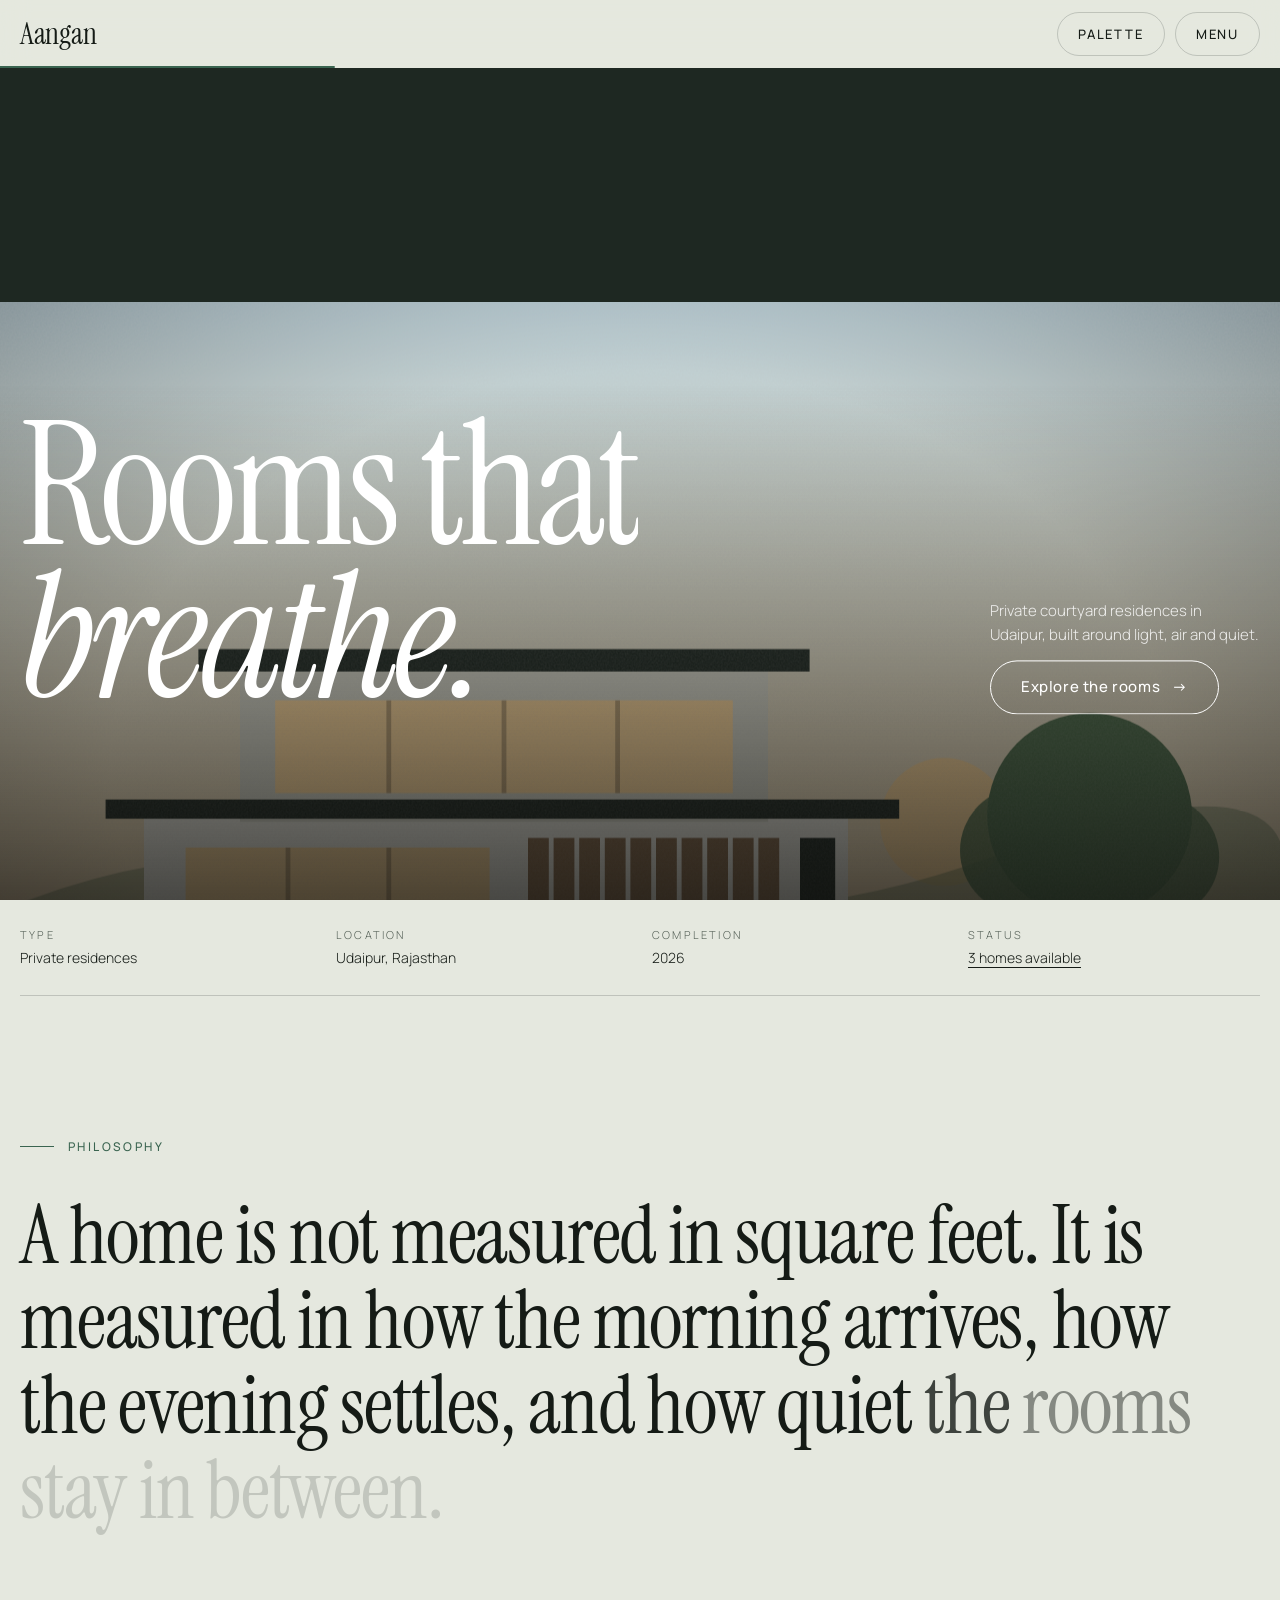
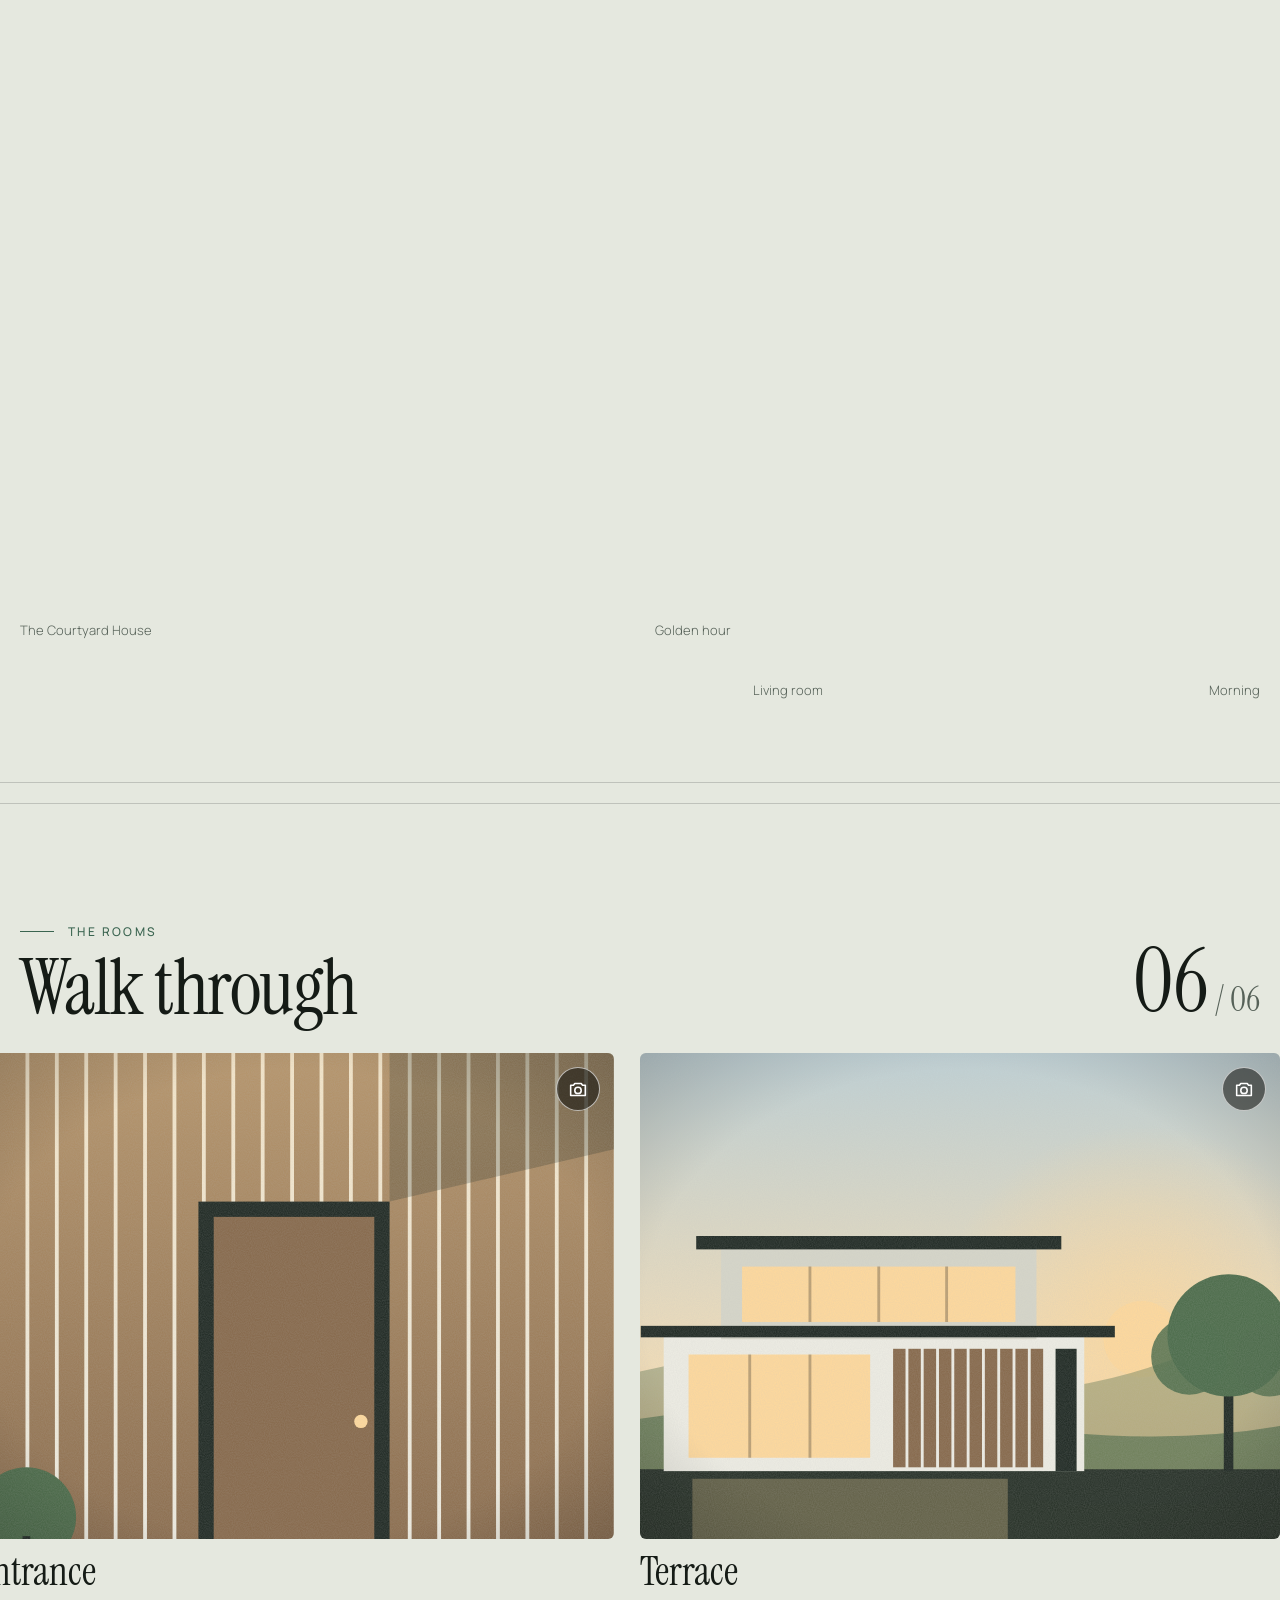
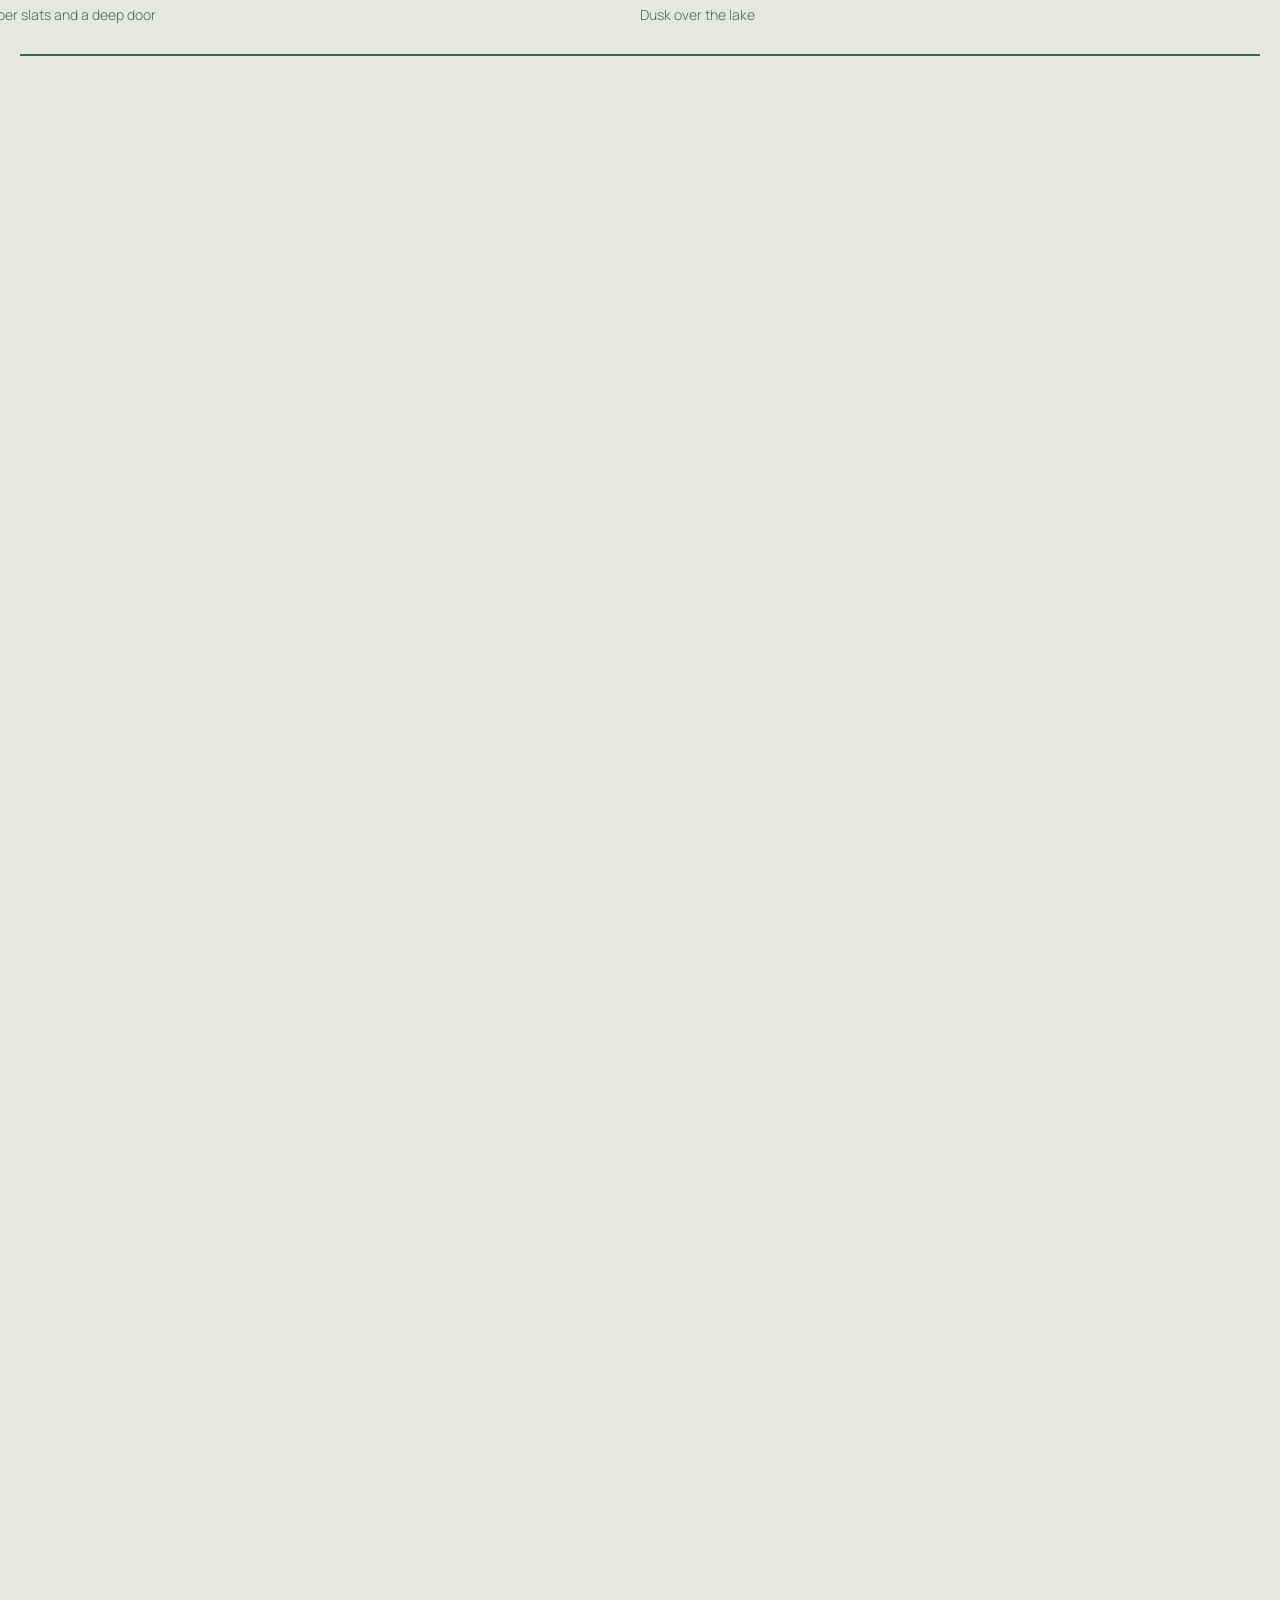
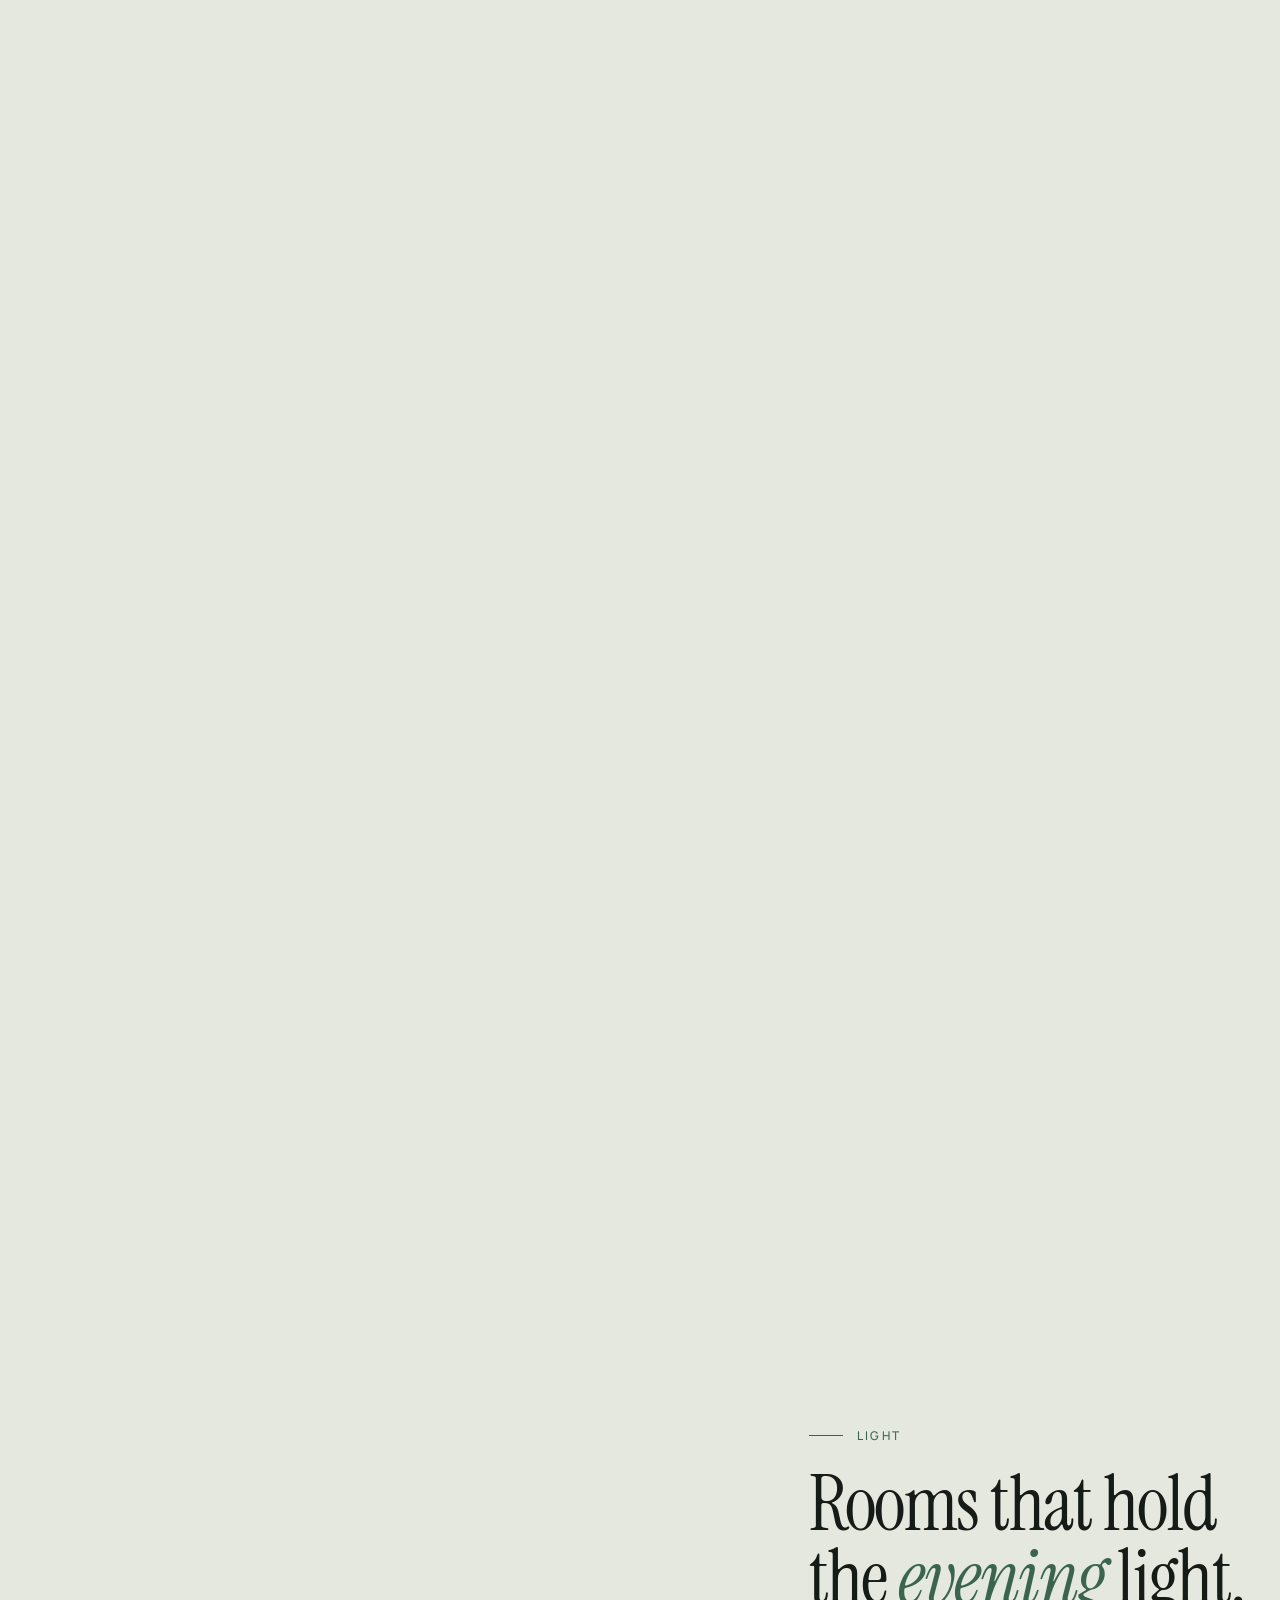
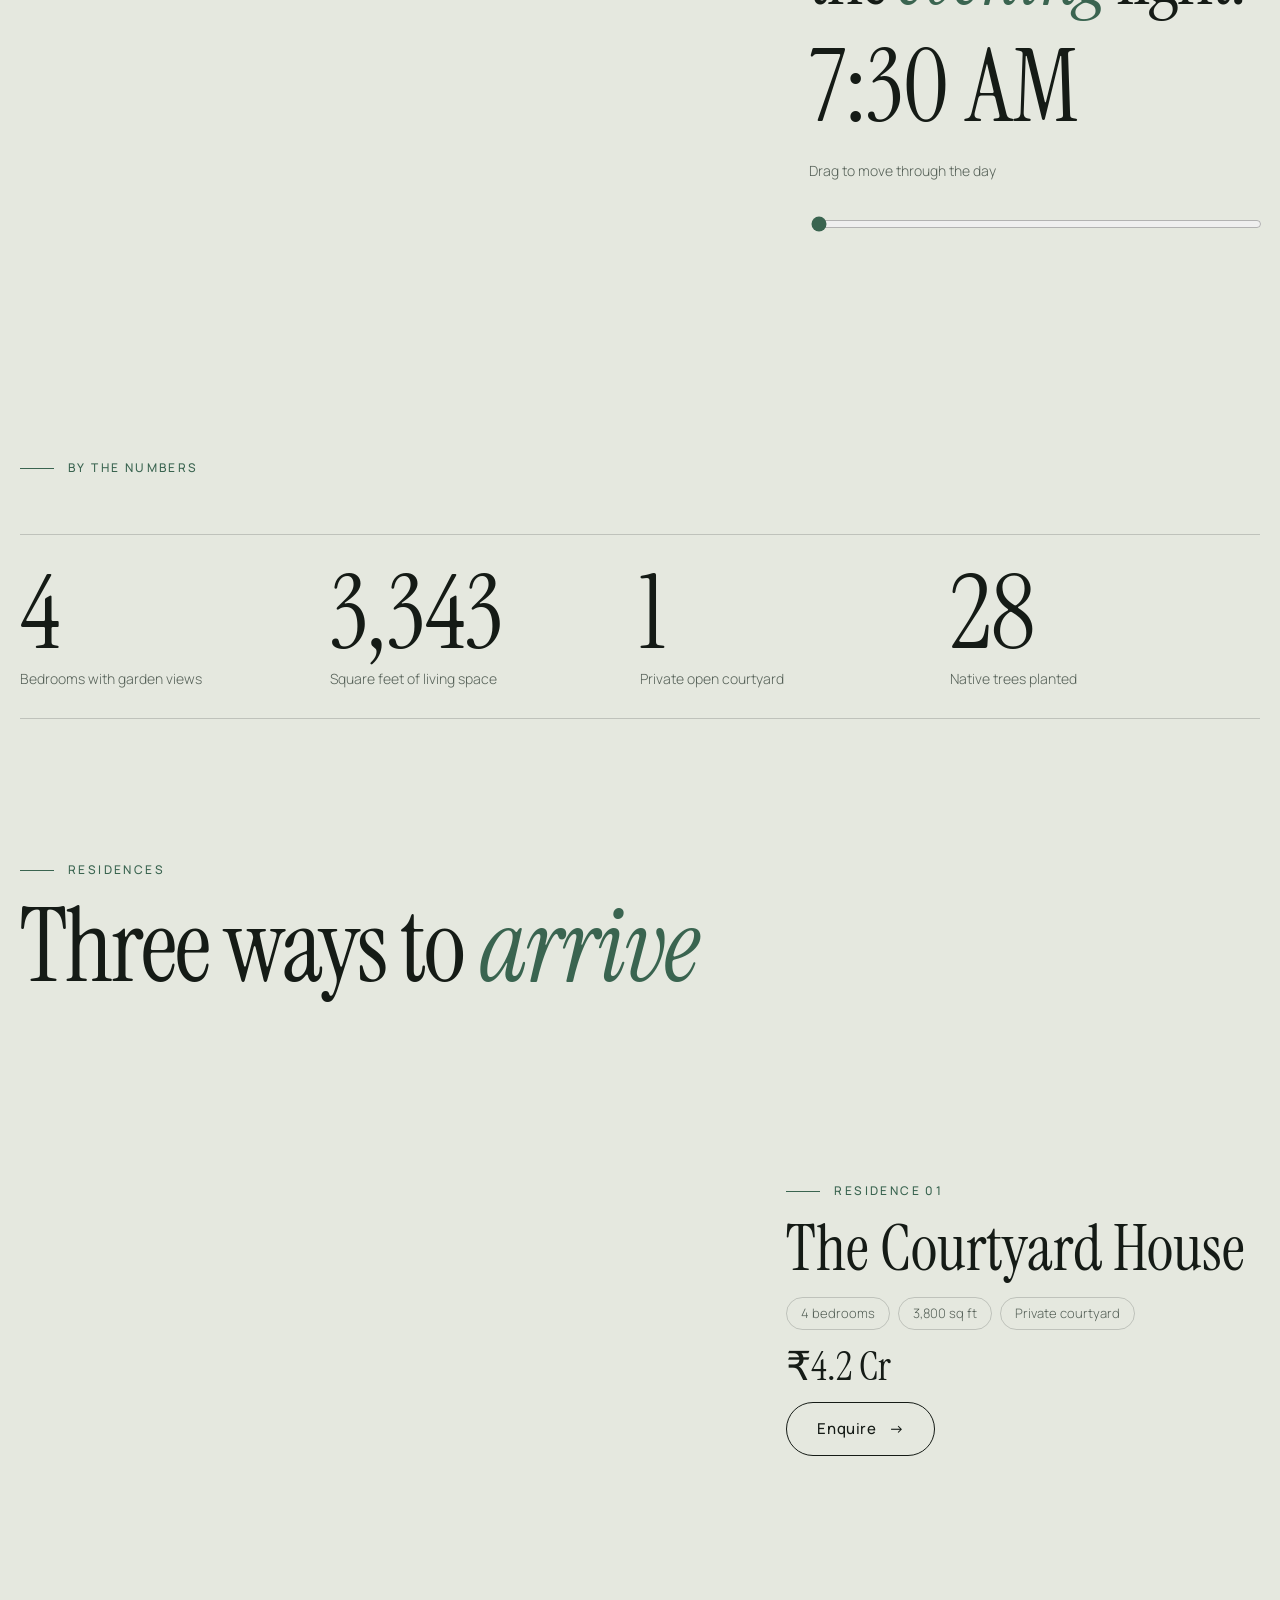
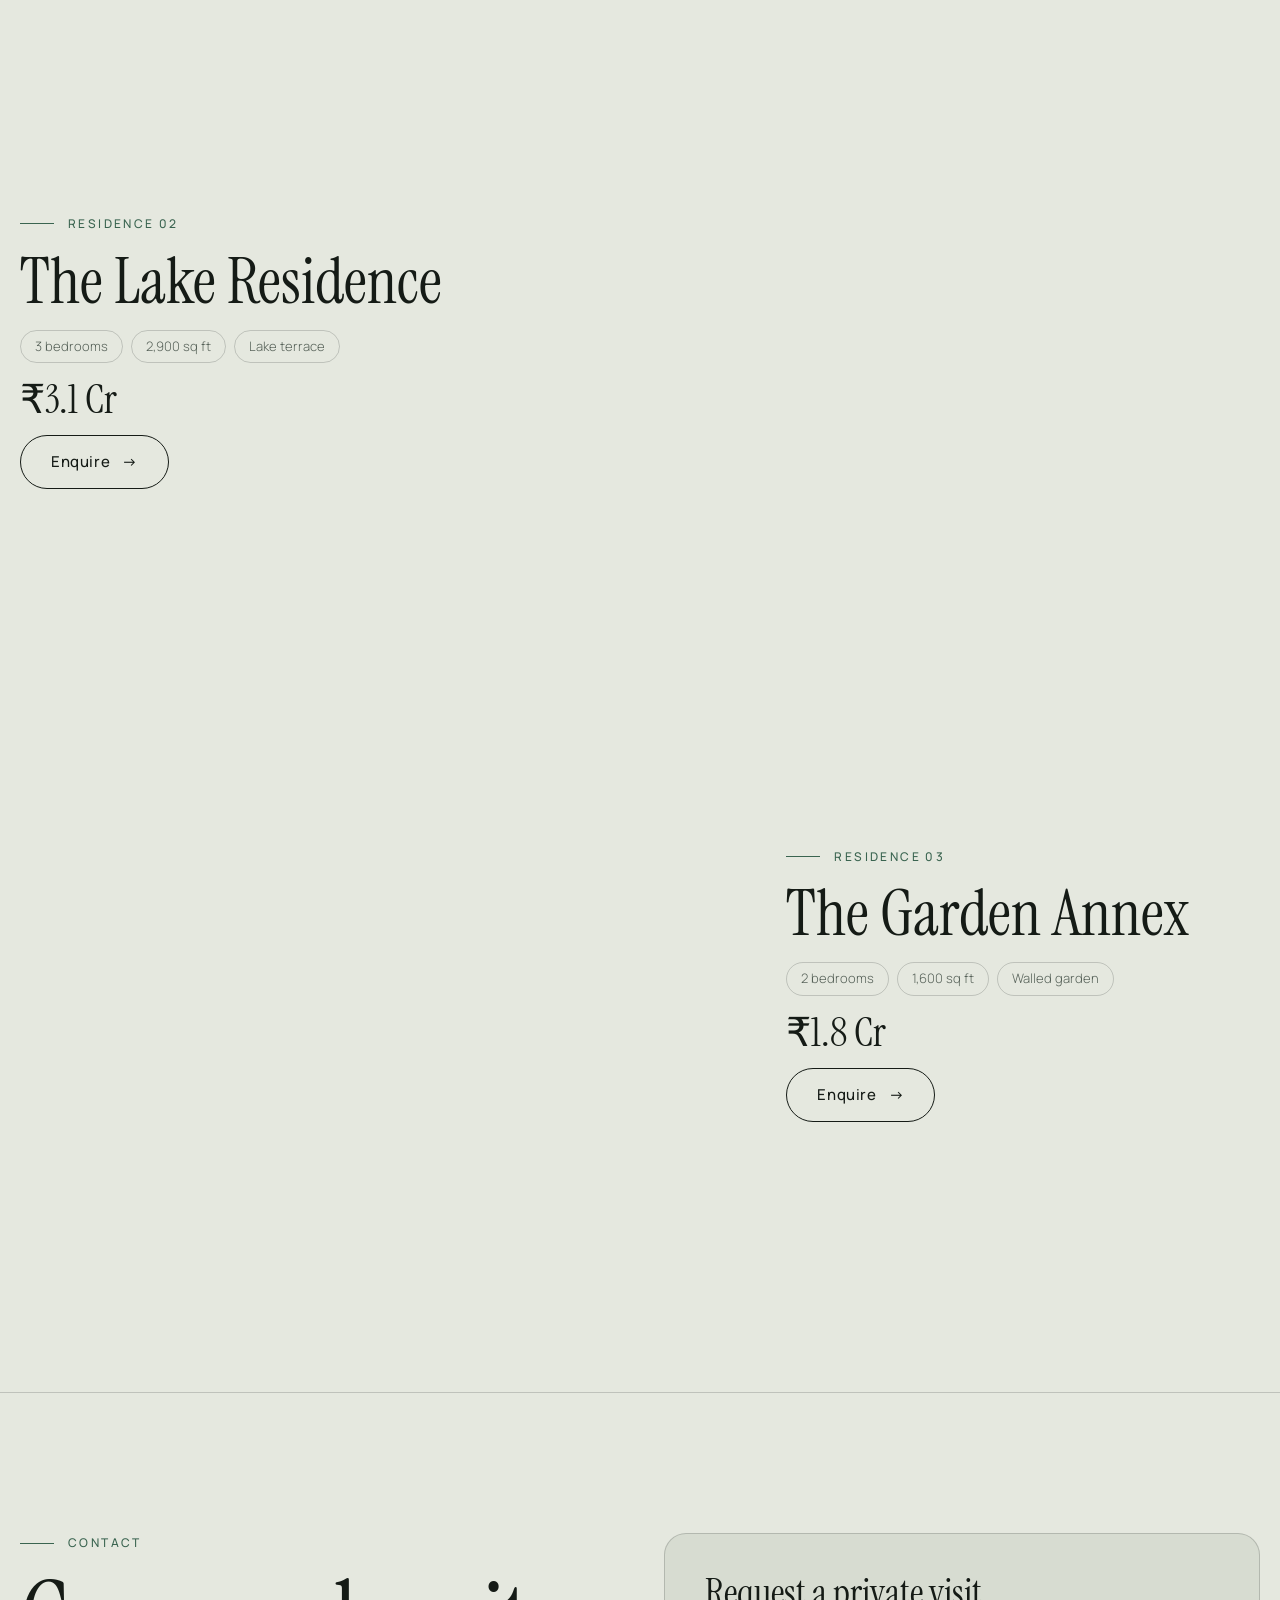
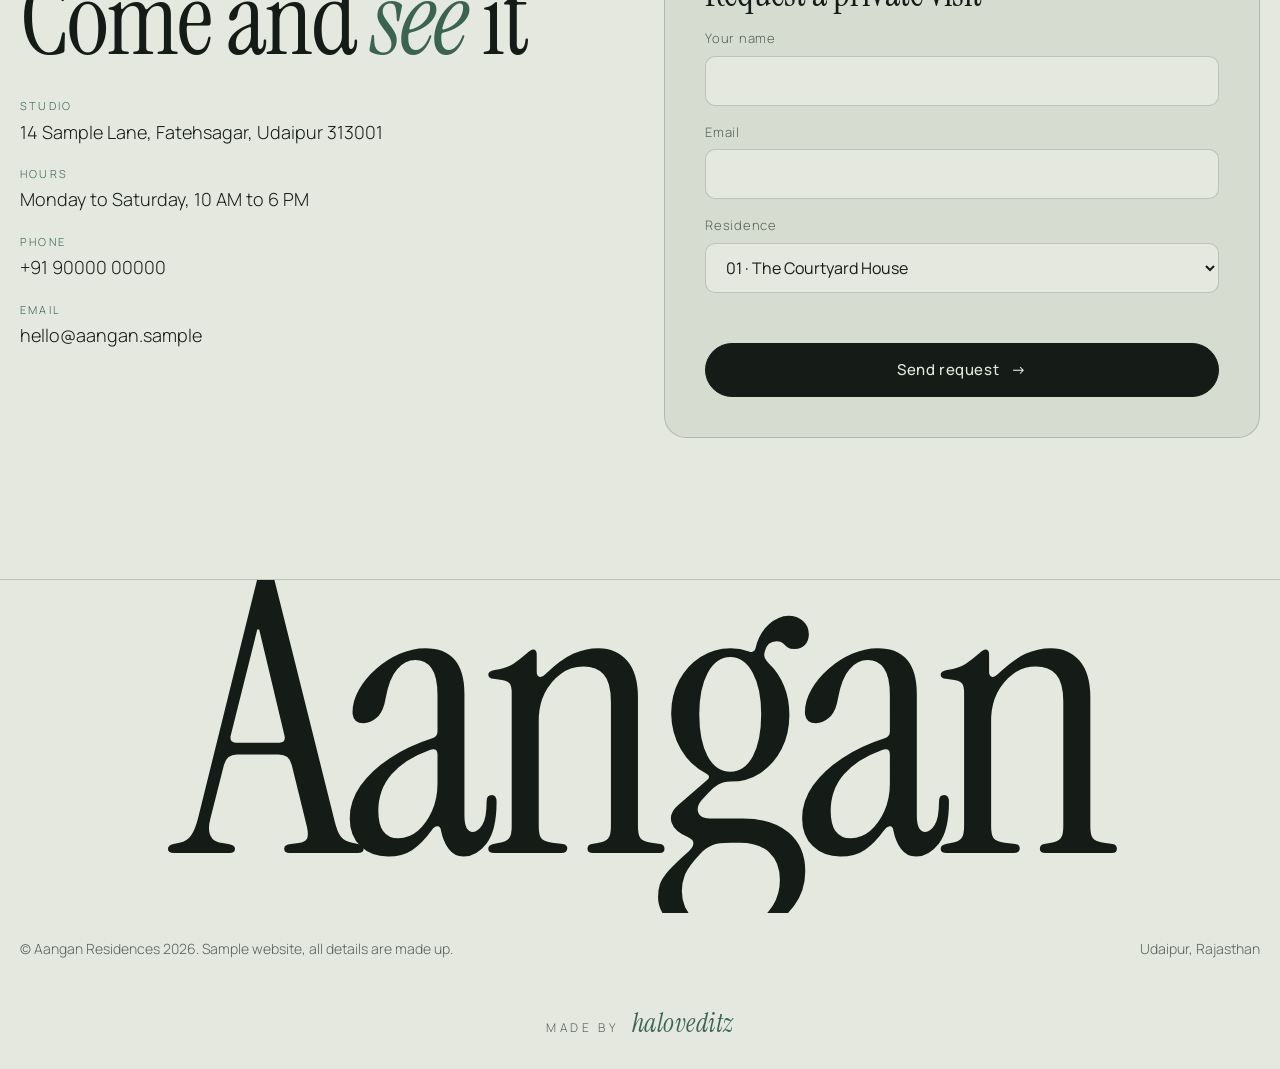
<file: aangan-residences.html>
<!doctype html><html><head><meta charset=utf8><meta name=viewport content="width=device-width,initial-scale=1,viewport-fit=cover"><style>:root{color-scheme:light;box-sizing:border-box;padding-top:env(safe-area-inset-top,0px);padding-bottom:env(safe-area-inset-bottom,0px)}html{scroll-padding-top:env(safe-area-inset-top,0px)}body{margin:0;padding:0;font:14px -apple-system,BlinkMacSystemFont,sans-serif;background:#fff;color:#000}img{max-width:100%}[hidden]:not([hidden=until-found i]){display:none!important}</style></head><body>
<title>Aangan Residences</title>
<meta name="claude:viewport-fit-sides" content="cover">
<link rel="stylesheet" href="https://fonts.googleapis.com/css2?family=Instrument+Serif:ital@0;1&family=Manrope:wght@300;400;500;600&display=swap">
<style>
/* Concept: a quiet architectural monograph. Huge serif type, full-bleed rooms, slow scroll-linked motion. Colours come from switchable palettes. */
:root,:root[data-th="sage"]{
  --bg:#E5E8DF;--ink:#151B16;--mut:#566158;--acc:#3A6450;--line:rgba(21,27,22,.18);--card:#D7DCD1;
  --w:#EEEDE4;--w2:#D6D6C9;--fl:#B8A885;--wd:#86684A;--glow:#FFD99C;--s1:#B9CFD8;--s2:#F1DDB8;--s3:#F0AE74;--g:#4B6B49;--dk:#1E2822;--fab:#8FA48E;--stone:#F7F6F0;
  color-scheme:light}
:root[data-th="sand"]{
  --bg:#EDE5D6;--ink:#1F1A14;--mut:#695E4F;--acc:#A1522E;--line:rgba(31,26,20,.18);--card:#E0D6C3;
  --w:#F5ECDD;--w2:#DDCFB8;--fl:#C2A57C;--wd:#8E5E3B;--glow:#FFCF8C;--s1:#D9CBB4;--s2:#F5D8AC;--s3:#EC9A5E;--g:#7A7A47;--dk:#2A211A;--fab:#C98E69;--stone:#FAF4E8;
  color-scheme:light}
:root[data-th="ink"]{
  --bg:#0E1011;--ink:#ECE7DC;--mut:#9C9A92;--acc:#DDB874;--line:rgba(236,231,220,.18);--card:#181B1C;
  --w:#2A2C2D;--w2:#1D1F20;--fl:#3A3229;--wd:#5E4630;--glow:#FFC77A;--s1:#10182A;--s2:#38334F;--s3:#C8704A;--g:#2A3A2C;--dk:#0A0B0C;--fab:#4A4F58;--stone:#3A3D3F;
  color-scheme:dark}
:root[data-th="blue"]{
  --bg:#DCE3EB;--ink:#0F1824;--mut:#4F5D6E;--acc:#2D5A88;--line:rgba(15,24,36,.18);--card:#CBD5E0;
  --w:#EEF1F4;--w2:#CBD3DC;--fl:#A9A296;--wd:#6E5A46;--glow:#FFE2B0;--s1:#9FBDDD;--s2:#E6E1D6;--s3:#F0B07C;--g:#486A66;--dk:#162130;--fab:#7E94AE;--stone:#F6F8FA;
  color-scheme:light}
:root{--head:'Instrument Serif',Georgia,'Times New Roman',serif;--body:'Manrope',system-ui,-apple-system,'Segoe UI',sans-serif;--ease:cubic-bezier(.2,.7,.2,1)}
*{box-sizing:border-box}
[hidden]{display:none!important}
html{scroll-behavior:smooth}
body{margin:0;background:var(--bg);color:var(--ink);font-family:var(--body);font-weight:300;font-size:17px;line-height:1.65;overflow-x:clip;transition:background .7s,color .7s}
body::before{content:"";position:fixed;inset:0 0 auto;height:env(safe-area-inset-top,0px);background:var(--bg);z-index:70}
a{color:inherit;text-decoration:none}
h1,h2,h3,p,ul,dl,dd,figure{margin:0}
ul{padding:0;list-style:none}
button{font-family:inherit}
a:focus-visible,button:focus-visible,input:focus-visible,select:focus-visible,textarea:focus-visible{outline:3px solid var(--acc);outline-offset:3px}
@keyframes up{to{opacity:1;transform:none}}
@keyframes fade{to{opacity:1}}
@keyframes draw{to{stroke-dashoffset:0}}
.wrap{max-width:1320px;margin:0 auto;padding-left:max(20px,env(safe-area-inset-left,0px));padding-right:max(20px,env(safe-area-inset-right,0px))}
.sec{padding-block:clamp(72px,11vw,150px)}
.lab{font-size:12px;font-weight:500;letter-spacing:.2em;text-transform:uppercase;color:var(--acc);display:flex;gap:14px;align-items:center}
.lab::before{content:"";width:34px;height:1px;background:currentColor}
.h2{font-family:var(--head);font-weight:400;font-size:clamp(42px,8vw,112px);line-height:.96;letter-spacing:-.02em;text-wrap:balance}
.h2 em{font-style:italic;color:var(--acc)}
.lead{color:var(--mut);max-width:52ch}
.btn{display:inline-flex;align-items:center;justify-content:center;gap:12px;min-height:54px;padding:0 30px;border-radius:999px;font-weight:500;font-size:15px;letter-spacing:.04em;border:1.5px solid var(--ink);cursor:pointer;transition:background .3s,color .3s,transform .2s}
.btn-fill{background:var(--ink);color:var(--bg)}
.btn-fill:hover{background:var(--acc);border-color:var(--acc)}
.btn-line{background:transparent;color:var(--ink)}
.btn-line:hover{background:var(--ink);color:var(--bg)}
.btn:active{transform:scale(.97)}
.arrow{display:inline-block;transition:transform .3s}
.btn:hover .arrow{transform:translateX(5px)}

/* Loader */
.loader{position:fixed;inset:0;z-index:100;background:#15140F;color:#F3EBDD;display:flex;align-items:flex-end;justify-content:space-between;padding:max(24px,env(safe-area-inset-top,0px)) max(24px,env(safe-area-inset-right,0px)) 28px max(24px,env(safe-area-inset-left,0px));animation:ldOut 1.1s cubic-bezier(.76,0,.24,1) 2.3s forwards}
@keyframes ldOut{to{transform:translateY(-101%);visibility:hidden}}
.ld-word{font-family:var(--head);font-size:clamp(56px,16vw,200px);line-height:.9;display:flex;overflow:hidden;padding-bottom:.08em}
.ld-word span{display:inline-block;transform:translateY(110%);animation:up .9s var(--ease) forwards;animation-delay:calc(.15s + var(--i) * 70ms)}
.ld-n{font-family:var(--head);font-size:clamp(40px,9vw,110px);line-height:.9;font-variant-numeric:tabular-nums;color:#CDBB94}

/* Header */
.top{position:sticky;top:env(safe-area-inset-top,0px);z-index:60;background:color-mix(in srgb,var(--bg) 82%,transparent);-webkit-backdrop-filter:blur(14px);backdrop-filter:blur(14px)}
.top .wrap{display:flex;align-items:center;justify-content:space-between;height:68px;position:relative;gap:10px}
.logo{font-family:var(--head);font-size:30px;letter-spacing:-.01em;line-height:1}
.right{display:flex;align-items:center;gap:10px}
.pill{min-height:44px;padding:0 20px;border-radius:999px;border:1.5px solid var(--line);background:transparent;color:var(--ink);font-size:13px;font-weight:500;letter-spacing:.14em;text-transform:uppercase;cursor:pointer;transition:background .25s}
.pill:hover{background:var(--card)}
.prog{position:absolute;left:0;bottom:0;height:2px;width:100%;background:var(--acc);transform:scaleX(0);transform-origin:left}
.pal{position:absolute;right:max(20px,env(safe-area-inset-right,0px));top:72px;background:var(--bg);border:1px solid var(--line);border-radius:18px;padding:12px;display:flex;gap:6px;box-shadow:0 20px 50px -20px rgba(0,0,0,.4)}
.sw{width:44px;height:44px;border-radius:50%;border:2px solid transparent;cursor:pointer;padding:0;background:var(--c);box-shadow:inset 0 0 0 4px var(--bg)}
.sw[aria-pressed=true]{border-color:var(--ink)}
.menu{position:fixed;inset:0;z-index:50;background:var(--bg);padding:calc(110px + env(safe-area-inset-top,0px)) max(24px,env(safe-area-inset-right,0px)) 40px max(24px,env(safe-area-inset-left,0px));display:flex;flex-direction:column;overflow-y:auto}
.menu a{font-family:var(--head);font-size:clamp(48px,12vw,96px);line-height:1.1;border-bottom:1px solid var(--line);padding:6px 0;display:flex;justify-content:space-between;align-items:baseline}
.menu a small{font-family:var(--body);font-size:13px;letter-spacing:.16em;color:var(--mut)}

/* Hero */
.hero{position:relative;height:min(calc(100svh - 68px - env(safe-area-inset-top,0px)),900px);min-height:540px;overflow:hidden;color:#fff;display:flex;align-items:flex-end;background:var(--dk)}
.hero-img{position:absolute;inset:-6% 0;clip-path:inset(14% 14% 14% 14% round 28px);animation:open 1.6s cubic-bezier(.76,0,.24,1) 2.7s forwards;will-change:transform}
@keyframes open{to{clip-path:inset(0 0 0 0 round 0)}}
.hero-img svg{width:100%;height:100%;display:block;transform:scale(1.18);animation:settle 2.6s var(--ease) 2.7s forwards}
@keyframes settle{to{transform:scale(1)}}
.hero::after{content:"";position:absolute;inset:0;background:linear-gradient(transparent 38%,rgba(10,10,8,.72));z-index:1;pointer-events:none}
.hero-in{position:relative;z-index:2;width:100%;padding-bottom:clamp(28px,5vw,64px);display:flex;flex-wrap:wrap;align-items:flex-end;justify-content:space-between;gap:28px}
.hero h1{font-family:var(--head);font-weight:400;font-size:clamp(58px,13.5vw,210px);line-height:.88;letter-spacing:-.03em;max-width:11ch}
.hero h1 em{font-style:italic}
.ln{display:inline-block;overflow:hidden;vertical-align:top;padding-bottom:.12em;margin-bottom:-.12em}
.ln>span{display:inline-block;transform:translateY(112%);animation:up 1.1s var(--ease) forwards;animation-delay:calc(3.5s + var(--i,0) * 130ms)}
.hero-cta{display:flex;flex-direction:column;gap:12px;opacity:0;animation:fade 1s ease 4.2s forwards}
.hero-cta p{max-width:30ch;font-size:15px;color:rgba(255,255,255,.85)}
.hero-cta .btn{border-color:#fff;color:#fff;align-self:flex-start}
.hero-cta .btn:hover{background:#fff;color:#111}
.meta{display:grid;grid-template-columns:repeat(auto-fit,minmax(150px,1fr));gap:18px 24px;padding-block:26px;border-bottom:1px solid var(--line);font-size:14px}
.meta span{display:block;font-size:11px;letter-spacing:.2em;text-transform:uppercase;color:var(--mut);margin-bottom:2px}
.meta a{text-decoration:underline;text-underline-offset:4px}

/* Images */
.img{position:relative;overflow:hidden;background:var(--card);border-radius:6px}
.img>.in-img{position:absolute;inset:-9% 0;will-change:transform}
.img svg{display:block;width:100%;height:100%}
.rv{clip-path:inset(0 0 100% 0);transition:clip-path 1.3s cubic-bezier(.76,0,.24,1)}
.rv.in{clip-path:inset(0)}
.rv .in-img svg{transform:scale(1.2);transition:transform 1.8s var(--ease)}
.rv.in .in-img svg{transform:none}
.photo{position:absolute;inset:0;width:100%;height:100%;object-fit:cover;cursor:pointer;z-index:2}
.has-photo .in-img,.has-photo .addphoto{display:none}
.addphoto{position:absolute;right:14px;top:14px;z-index:3;width:44px;height:44px;border-radius:50%;border:1.5px solid rgba(255,255,255,.65);background:rgba(15,15,12,.55);color:#fff;display:grid;place-items:center;cursor:pointer}
.addphoto svg{width:22px;height:22px}
.cap{display:flex;justify-content:space-between;gap:12px;margin-top:12px;font-size:13px;color:var(--mut)}

/* Statement */
.stmt{font-family:var(--head);font-size:clamp(34px,6.4vw,92px);line-height:1.04;letter-spacing:-.015em}
.stmt span{opacity:.16;transition:opacity .25s}
.pair{display:grid;gap:22px;margin-top:clamp(48px,8vw,100px)}
.pair>*{min-width:0}
@media(min-width:800px){.pair{grid-template-columns:7fr 5fr;align-items:end}.pair>:last-child{margin-bottom:-60px}}
.pair .img{aspect-ratio:4/5}
.pair>:first-child .img{aspect-ratio:5/4}

/* Marquee */
.band{overflow:hidden;border-block:1px solid var(--line);padding-block:10px}
.band-row{display:flex;width:max-content;white-space:nowrap;will-change:transform}
.band-row span{font-family:var(--head);font-size:clamp(90px,22vw,320px);line-height:1;padding-right:.4em;letter-spacing:-.03em}
.band-row span:nth-child(even){font-style:italic;color:transparent;-webkit-text-stroke:1px var(--ink)}

/* Horizontal gallery */
.hs{position:relative}
.hs-stick{position:sticky;top:env(safe-area-inset-top,0px);height:100vh;height:100svh;overflow:hidden;display:flex;flex-direction:column;justify-content:center;gap:28px}
.hs-top{display:flex;align-items:flex-end;justify-content:space-between;gap:20px;padding-top:70px}
.count{font-family:var(--head);font-size:clamp(40px,7vw,88px);line-height:1;font-variant-numeric:tabular-nums}
.count small{font-size:.4em;color:var(--mut)}
.hs-track{display:flex;gap:clamp(14px,2vw,28px);padding-left:max(20px,env(safe-area-inset-left,0px));padding-right:max(20px,env(safe-area-inset-right,0px));will-change:transform}
.room{flex:0 0 min(82vw,640px);display:flex;flex-direction:column;gap:12px}
.room .img{height:min(54vh,520px)}
.room h3{font-family:var(--head);font-weight:400;font-size:clamp(28px,3.4vw,40px);line-height:1}
.room p{font-size:14px;color:var(--mut)}
.hs-bar{height:2px;background:var(--line);margin-inline:max(20px,env(safe-area-inset-left,0px))}
.hs-bar i{display:block;height:100%;background:var(--acc);transform:scaleX(0);transform-origin:left}

/* Specs */
.specs{display:grid;grid-template-columns:repeat(auto-fit,minmax(200px,1fr));gap:0;border-top:1px solid var(--line);margin-top:56px}
.spec{padding:28px 20px 28px 0;border-bottom:1px solid var(--line);display:flex;flex-direction:column;gap:2px}
.spec b{font-family:var(--head);font-weight:400;font-size:clamp(56px,8vw,104px);line-height:1;font-variant-numeric:tabular-nums}
.spec span{font-size:14px;color:var(--mut)}

/* Light slider */
.light{display:grid;gap:36px}
.light>*{min-width:0}
@media(min-width:900px){.light{grid-template-columns:1.25fr .75fr;align-items:center}}
.light .img{aspect-ratio:4/3}
.tint{position:absolute;inset:0;z-index:1;pointer-events:none;mix-blend-mode:multiply}
.tint2{position:absolute;inset:0;z-index:1;pointer-events:none;mix-blend-mode:screen}
.light-c{display:flex;flex-direction:column;gap:22px}
.clock{font-family:var(--head);font-size:clamp(56px,8vw,100px);line-height:1;font-variant-numeric:tabular-nums}
input[type=range]{width:100%;height:36px;accent-color:var(--acc);background:transparent}

/* Residences */
.res{display:grid;gap:clamp(48px,8vw,100px);margin-top:56px}
.rr{display:grid;gap:24px;align-items:center}
.rr>*{min-width:0}
@media(min-width:860px){.rr{grid-template-columns:1.2fr .8fr;gap:56px}.rr:nth-child(even){grid-template-columns:.8fr 1.2fr}.rr:nth-child(even) .img-col{order:2}}
.rr .img{aspect-ratio:4/3}
.rr h3{font-family:var(--head);font-weight:400;font-size:clamp(36px,5vw,64px);line-height:1}
.rr .txt{display:flex;flex-direction:column;gap:16px;align-items:flex-start}
.tags{display:flex;flex-wrap:wrap;gap:8px}
.tags li{border:1px solid var(--line);border-radius:999px;padding:5px 14px;font-size:13px;color:var(--mut)}
.price{font-family:var(--head);font-size:40px;line-height:1}

/* Contact */
.contact{display:grid;gap:48px}
.contact>*{min-width:0}
@media(min-width:900px){.contact{grid-template-columns:1fr 1fr}}
.info{display:flex;flex-direction:column;gap:18px;margin-top:28px}
.info dt{font-size:11px;letter-spacing:.2em;text-transform:uppercase;color:var(--acc)}
.info dd{margin-top:2px;font-size:18px}
.form{position:relative;border:1px solid var(--line);border-radius:22px;padding:clamp(22px,4vw,40px);display:flex;flex-direction:column;gap:16px;min-height:470px;background:var(--card)}
.form h3{font-family:var(--head);font-weight:400;font-size:38px;line-height:1}
.field{display:flex;flex-direction:column;gap:6px}
.field label{font-size:13px;letter-spacing:.06em;color:var(--mut)}
.field input,.field select,.field textarea{min-height:50px;padding:0 16px;border-radius:10px;border:1.5px solid var(--line);background:var(--bg);color:var(--ink);font-family:inherit;font-size:16px;width:100%}
.field textarea{padding:12px 16px;min-height:90px;resize:vertical}
.field input:focus,.field textarea:focus,.field select:focus{border-color:var(--acc)}
.err{min-height:1.3em;font-size:14px;color:#B3412A}
.fields{display:flex;flex-direction:column;gap:16px;transition:opacity .45s,transform .45s var(--ease)}
.form.sending .fields{opacity:0;transform:translateY(-14px);pointer-events:none}
.sent{position:absolute;inset:0;display:flex;flex-direction:column;align-items:center;justify-content:center;text-align:center;padding:24px;pointer-events:none}
.env{width:220px;height:auto;opacity:0;transform:scale(.8)}
.form.sending .env{opacity:1;transform:none;transition:opacity .4s,transform .5s var(--ease)}
.env .back,.env .front,.env .flap{stroke:var(--ink);stroke-width:2.5;stroke-linejoin:round}
.env .back{fill:var(--w2)}.env .front{fill:var(--w)}
.env .flap{fill:var(--stone);transform-box:view-box;transform-origin:105px 56px;transform:scaleY(-1)}
.env .paper{fill:#fff;stroke:var(--ink);stroke-width:2;transform:translateY(10px)}
.env .lines{stroke:#9AA29A;stroke-width:3;stroke-linecap:round}
.env-all{transform-box:view-box;transform-origin:center}
.form.sending .paper,.form.sending .lines{animation:paperIn .8s var(--ease) .5s forwards}
.form.sending .flap{animation:flapShut .6s ease 1.35s forwards}
.form.sending .env-all{animation:fly .9s cubic-bezier(.6,0,.9,.4) 2.1s forwards}
@keyframes paperIn{to{transform:translateY(46px)}}
@keyframes flapShut{to{transform:scaleY(1)}}
@keyframes fly{to{transform:translate(240px,-200px) scale(.2) rotate(18deg);opacity:0}}
.ok{opacity:0;transform:translateY(12px);position:absolute;display:flex;flex-direction:column;align-items:center;gap:10px}
.form.sending .ok{animation:up .7s var(--ease) 2.9s forwards}
.ok svg{width:74px;height:74px}
.ok circle,.ok path{fill:none;stroke:var(--acc);stroke-width:3;stroke-linecap:round;stroke-linejoin:round;stroke-dasharray:1;stroke-dashoffset:1}
.form.sending .ok circle{animation:draw .7s ease 2.9s forwards}
.form.sending .ok path{animation:draw .5s ease 3.4s forwards}
.ok h3{font-size:34px}
.ok p{color:var(--mut);font-size:15px;max-width:30ch}
.ok .btn{pointer-events:auto;min-height:44px;margin-top:6px}

/* Footer */
.foot{border-top:1px solid var(--line);overflow:hidden}
.foot-big{font-family:var(--head);font-size:clamp(110px,31vw,460px);line-height:.8;letter-spacing:-.04em;text-align:center;padding-top:40px;margin-bottom:-.06em;white-space:nowrap}
.foot-row{display:flex;flex-wrap:wrap;justify-content:space-between;gap:12px 32px;padding-block:24px;font-size:14px;color:var(--mut);background:var(--bg);position:relative}
.made{text-align:center;padding-block:18px 24px;font-size:12px;letter-spacing:.3em;text-transform:uppercase;color:var(--mut);background:var(--bg);position:relative}
.made strong{margin-left:8px;font-family:var(--head);font-size:26px;font-weight:400;font-style:italic;letter-spacing:.02em;text-transform:none;color:var(--acc)}
@media(max-width:759px){.made{padding-bottom:calc(96px + env(safe-area-inset-bottom,0px))}}
.dock{position:fixed;left:0;right:0;bottom:0;z-index:55;display:flex;gap:10px;padding:10px max(16px,env(safe-area-inset-right,0px)) calc(10px + env(safe-area-inset-bottom,0px)) max(16px,env(safe-area-inset-left,0px));background:color-mix(in srgb,var(--bg) 88%,transparent);-webkit-backdrop-filter:blur(14px);backdrop-filter:blur(14px);border-top:1px solid var(--line)}
.dock .btn{flex:1;min-height:48px;padding:0 12px}
@media(min-width:760px){.dock{display:none}}

[data-up]{opacity:.25;transform:translateY(34px);transition:opacity .9s ease,transform .9s var(--ease);transition-delay:var(--d,0ms)}
[data-up].in{opacity:1;transform:none}
@media(prefers-reduced-motion:reduce){
  html{scroll-behavior:auto}
  [data-up]{opacity:1;transform:none;transition:none}
  .loader{display:none}
  .rv{clip-path:none;transition:none}.rv .in-img svg{transform:none;transition:none}
  .hero-img,.hero-img svg,.ln>span,.hero-cta{animation:none;clip-path:none;opacity:1;transform:none}
  .stmt span{opacity:1}
  .hs{height:auto!important}.hs-stick{position:relative;height:auto;padding-bottom:40px}.hs-track{overflow-x:auto}
}
</style>
<!--HEAD-END-->

<div class="loader" aria-hidden="true"><div class="ld-word" id="ldw"></div><div class="ld-n" id="ldn">0</div></div>

<header class="top" id="top">
  <div class="wrap">
    <a class="logo" href="#top" aria-label="Aangan Residences, home">Aangan</a>
    <div class="right">
      <button class="pill" id="palBtn" type="button" aria-expanded="false" aria-controls="pal">Palette</button>
      <button class="pill" id="menuBtn" type="button" aria-expanded="false" aria-controls="menu">Menu</button>
    </div>
    <span class="prog" aria-hidden="true"></span>
  </div>
  <div class="pal" id="pal" role="group" aria-label="Choose a colour palette" hidden>
    <button class="sw" type="button" data-th="sage" style="--c:#3A6450" aria-pressed="true" aria-label="Sage"></button>
    <button class="sw" type="button" data-th="sand" style="--c:#A1522E" aria-pressed="false" aria-label="Sand and clay"></button>
    <button class="sw" type="button" data-th="blue" style="--c:#2D5A88" aria-pressed="false" aria-label="Slate blue"></button>
    <button class="sw" type="button" data-th="ink" style="--c:#0E1011;box-shadow:inset 0 0 0 4px #DDB874" aria-pressed="false" aria-label="Night and gold"></button>
  </div>
</header>
<nav class="menu" id="menu" aria-label="Menu" hidden>
  <a href="#intro">Philosophy <small>01</small></a>
  <a href="#rooms">Rooms <small>02</small></a>
  <a href="#light">Light <small>03</small></a>
  <a href="#residences">Residences <small>04</small></a>
  <a href="#contact">Contact <small>05</small></a>
</nav>

<main>
<section class="hero">
  <div class="hero-img" id="heroImg"></div>
  <div class="wrap hero-in">
    <h1><span class="ln"><span style="--i:0">Rooms</span></span> <span class="ln"><span style="--i:1">that</span></span> <span class="ln"><span style="--i:2"><em>breathe.</em></span></span></h1>
    <div class="hero-cta"><p>Private courtyard residences in Udaipur, built around light, air and quiet.</p><a class="btn" href="#rooms">Explore the rooms <span class="arrow">&rarr;</span></a></div>
  </div>
</section>

<div class="wrap">
  <div class="meta" data-up>
    <div><span>Type</span>Private residences</div>
    <div><span>Location</span>Udaipur, Rajasthan</div>
    <div><span>Completion</span>2026</div>
    <div><span>Status</span><a href="#residences">3 homes available</a></div>
  </div>
</div>

<section class="sec" id="intro">
  <div class="wrap">
    <p class="lab" data-up style="margin-bottom:36px">Philosophy</p>
    <p class="stmt" id="stmt">A home is not measured in square feet. It is measured in how the morning arrives, how the evening settles, and how quiet the rooms stay in between.</p>
    <div class="pair">
      <div><div class="img rv" data-slot data-alt="Courtyard house at golden hour" data-scene="ext"></div><div class="cap"><span>The Courtyard House</span><span>Golden hour</span></div></div>
      <div><div class="img rv" data-slot data-alt="Living room" data-scene="living"></div><div class="cap"><span>Living room</span><span>Morning</span></div></div>
    </div>
  </div>
</section>

<div class="band" aria-hidden="true"><div class="band-row" id="b1"></div><div class="band-row" id="b2"></div></div>

<section class="hs" id="rooms">
  <div class="hs-stick">
    <div class="wrap hs-top" style="width:100%"><div><p class="lab">The rooms</p><h2 class="h2" style="font-size:clamp(36px,6vw,80px);margin-top:10px">Walk through</h2></div><div class="count" id="cnt">01<small> / 06</small></div></div>
    <div class="hs-track" id="track"></div>
    <div class="hs-bar"><i id="hsBar"></i></div>
  </div>
</section>

<section class="sec" id="light">
  <div class="wrap light">
    <div><div class="img rv" id="lightImg" data-slot data-alt="Living room through the day" data-scene="living2"><span class="tint" id="tint"></span><span class="tint2" id="tint2"></span></div></div>
    <div class="light-c">
      <p class="lab">Light</p>
      <h2 class="h2" style="font-size:clamp(40px,6vw,84px)">Rooms that hold the <em>evening</em> light.</h2>
      <div class="clock" id="clock">7:30 AM</div>
      <label for="tod" class="lead" style="font-size:14px">Drag to move through the day</label>
      <input id="tod" type="range" min="0" max="100" value="0">
    </div>
  </div>
</section>

<section class="sec" style="padding-top:0">
  <div class="wrap">
    <p class="lab" data-up>By the numbers</p>
    <div class="specs">
      <div class="spec" data-up><b data-count="4">0</b><span>Bedrooms with garden views</span></div>
      <div class="spec" data-up data-d="80"><b data-count="3800">0</b><span>Square feet of living space</span></div>
      <div class="spec" data-up data-d="160"><b data-count="1">0</b><span>Private open courtyard</span></div>
      <div class="spec" data-up data-d="240"><b data-count="32">0</b><span>Native trees planted</span></div>
    </div>
  </div>
</section>

<section class="sec" id="residences" style="padding-top:0">
  <div class="wrap">
    <p class="lab" data-up>Residences</p>
    <h2 class="h2" data-up style="margin-top:18px">Three ways to <em>arrive</em></h2>
    <div class="res" id="res"></div>
  </div>
</section>

<section class="sec" id="contact" style="border-top:1px solid var(--line)">
  <div class="wrap contact">
    <div data-up>
      <p class="lab">Contact</p>
      <h2 class="h2" style="margin-top:18px">Come and <em>see</em> it</h2>
      <dl class="info">
        <div><dt>Studio</dt><dd>14 Sample Lane, Fatehsagar, Udaipur 313001</dd></div>
        <div><dt>Hours</dt><dd>Monday to Saturday, 10 AM to 6 PM</dd></div>
        <div><dt>Phone</dt><dd>+91 90000 00000</dd></div>
        <div><dt>Email</dt><dd>hello@aangan.sample</dd></div>
      </dl>
    </div>
    <form class="form" id="enq" data-up data-d="120" novalidate>
      <div class="fields">
        <h3>Request a private visit</h3>
        <div class="field"><label for="eN">Your name</label><input id="eN" type="text" autocomplete="name"></div>
        <div class="field"><label for="eE">Email</label><input id="eE" type="email" autocomplete="email"></div>
        <div class="field"><label for="eR">Residence</label><select id="eR"><option>01 · The Courtyard House</option><option>02 · The Lake Residence</option><option>03 · The Garden Annex</option></select></div>
        <p class="err" id="eErr" role="alert"></p>
        <button class="btn btn-fill" type="submit">Send request <span class="arrow">&rarr;</span></button>
      </div>
      <div class="sent" aria-live="polite">
        <svg class="env" viewBox="0 0 210 150" aria-hidden="true"><g class="env-all">
          <path class="back" d="M10 56h190v84H10z"/>
          <rect class="paper" x="32" y="22" width="146" height="90" rx="6"/><path class="lines" d="M50 44h110M50 62h110M50 80h70"/>
          <path class="front" d="M10 140V56l95 58 95-58v84z"/>
          <path class="flap" d="M10 56l95 58 95-58z"/>
        </g></svg>
        <div class="ok"><svg viewBox="0 0 92 92" aria-hidden="true"><circle pathLength="1" cx="46" cy="46" r="40"/><path pathLength="1" d="M28 47l12 12 24-26"/></svg><h3>Request sent</h3><p>This is a sample form, so nothing was really sent. On the live site it reaches the studio.</p><button class="btn btn-line" id="again" type="button">Send another</button></div>
      </div>
    </form>
  </div>
</section>
</main>

<footer class="foot">
  <div class="foot-big" id="fbig" aria-hidden="true">Aangan</div>
  <div class="wrap foot-row"><span>© Aangan Residences 2026. Sample website, all details are made up.</span><span>Udaipur, Rajasthan</span></div>
  <p class="made">Made by <strong>haloveditz</strong></p>
</footer>

<div class="dock"><a class="btn btn-fill" href="#contact">Book a visit</a><a class="btn btn-line" href="#residences">Residences</a></div>

<script>
(function(){
  var d=document,w=window,R=d.documentElement;
  var reduce=!!(w.matchMedia&&w.matchMedia('(prefers-reduced-motion: reduce)').matches);
  function $(s,r){return (r||d).querySelector(s)}
  function $$(s,r){return Array.prototype.slice.call((r||d).querySelectorAll(s))}
  function clamp(v,a,b){return Math.max(a,Math.min(b,v))}

  /* Loader */
  (function(){
    var h='';'AANGAN'.split('').forEach(function(c,i){h+='<span style="--i:'+i+'">'+c+'</span>'});$('#ldw').innerHTML=h;
    var el=$('#ldn'),t0=Date.now();(function tick(){var p=Math.min(1,(Date.now()-t0)/2100);el.textContent=Math.round(p*p*(3-2*p)*100);if(p<1)requestAnimationFrame(tick)})();
  })();

  /* Procedural rooms (recoloured by the palette) */
  var CSS='<style>.w{fill:var(--w)}.w2{fill:var(--w2)}.fl{fill:var(--fl)}.wd{fill:var(--wd)}.gl{fill:var(--glow)}.dk{fill:var(--dk)}.gr{fill:var(--g)}.fb{fill:var(--fab)}.st{fill:var(--stone)}</style>';
  var CAM='<svg viewBox="0 0 24 24" fill="none" stroke="currentColor" stroke-width="1.7" stroke-linecap="round" stroke-linejoin="round" aria-hidden="true"><path d="M4 8h3l1.5-2h7L17 8h3v11H4z"/><circle cx="12" cy="13.5" r="3.5"/></svg>';
  function slats(x,y,w,h,n,cls,gap){var s='';for(var i=0;i<n;i++)s+='<rect x="'+(x+i*(w/n))+'" y="'+y+'" width="'+(w/n-gap)+'" height="'+h+'" class="'+cls+'"/>';return s}
  function scene(t,k){
    var df='<defs><linearGradient id="a'+k+'" x1="0" y1="0" x2="0" y2="1"><stop offset="0" style="stop-color:var(--s1)"/><stop offset=".6" style="stop-color:var(--s2)"/><stop offset="1" style="stop-color:var(--s3)"/></linearGradient>'+
      '<radialGradient id="b'+k+'"><stop offset="0" style="stop-color:var(--glow);stop-opacity:.85"/><stop offset="1" style="stop-color:var(--glow);stop-opacity:0"/></radialGradient>'+
      '<linearGradient id="c'+k+'" x1="0" y1="0" x2="0" y2="1"><stop offset="0" style="stop-color:var(--glow);stop-opacity:.6"/><stop offset="1" style="stop-color:var(--glow);stop-opacity:0"/></linearGradient>'+
      '<radialGradient id="v'+k+'" cx=".5" cy=".5" r=".75"><stop offset=".55" stop-color="#000" stop-opacity="0"/><stop offset="1" stop-color="#000" stop-opacity=".34"/></radialGradient>'+
      '<filter id="n'+k+'"><feTurbulence type="fractalNoise" baseFrequency=".9" numOctaves="2" seed="'+k+'"/><feColorMatrix values="0 0 0 0 .5 0 0 0 0 .5 0 0 0 0 .5 0 0 0 .2 0"/></filter></defs>';
    var s='';
    if(t==='ext'){
      s='<rect width="800" height="600" fill="url(#a'+k+')"/><circle cx="590" cy="330" r="220" fill="url(#b'+k+')"/><circle cx="590" cy="334" r="40" class="gl"/>'+
        '<path d="M0 390Q140 330 300 372T620 356T800 346V600H0Z" class="gr" opacity=".38"/><path d="M0 430Q200 384 420 420T800 410V600H0Z" class="gr" opacity=".65"/>'+
        '<rect y="470" width="800" height="130" class="dk" opacity=".9"/><rect x="120" y="480" width="330" height="70" class="gl" opacity=".28"/>'+
        '<rect x="90" y="330" width="440" height="142" class="w"/><rect x="150" y="238" width="330" height="96" class="w2"/><rect x="124" y="226" width="382" height="14" class="dk"/><rect x="66" y="320" width="496" height="12" class="dk"/>'+
        '<rect x="172" y="258" width="286" height="58" class="gl"/><path d="M243 258v58M315 258v58M386 258v58" stroke="#00000044" stroke-width="3"/>'+
        '<rect x="116" y="350" width="190" height="108" class="gl"/><path d="M180 350v108M243 350v108" stroke="#00000044" stroke-width="3"/>'+
        slats(330,344,160,124,10,'wd',3)+'<rect x="500" y="344" width="22" height="128" class="dk"/>'+
        '<rect x="676" y="340" width="10" height="132" class="dk"/><circle cx="681" cy="330" r="64" class="gr"/><circle cx="640" cy="352" r="40" class="gr" opacity=".85"/><circle cx="724" cy="356" r="38" class="gr" opacity=".8"/>';
    }else if(t==='living'||t==='living2'){
      s='<rect width="800" height="600" class="w"/><polygon points="0,380 800,380 800,600 0,600" class="fl"/><rect y="372" width="800" height="12" class="w2"/>'+
        '<rect x="450" y="60" width="300" height="316" class="dk"/><rect x="462" y="72" width="276" height="292" fill="url(#a'+k+')"/><circle cx="640" cy="250" r="150" fill="url(#b'+k+')"/><path d="M600 72v292" stroke="#0004" stroke-width="5"/>'+
        '<polygon points="462,364 738,364 560,600 120,600" fill="url(#c'+k+')"/>'+
        '<ellipse cx="300" cy="520" rx="260" ry="46" class="w2" opacity=".85"/>'+
        '<rect x="60" y="250" width="320" height="80" rx="16" class="fb"/><rect x="48" y="296" width="344" height="86" rx="14" class="fb"/><rect x="74" y="300" width="130" height="50" rx="10" class="st" opacity=".9"/><rect x="236" y="300" width="130" height="50" rx="10" class="st" opacity=".9"/>'+
        '<rect x="60" y="380" width="14" height="30" class="dk"/><rect x="366" y="380" width="14" height="30" class="dk"/>'+
        '<line x1="240" y1="0" x2="240" y2="120" stroke="#000" stroke-opacity=".5"/><circle cx="240" cy="134" r="28" class="gl"/><circle cx="240" cy="134" r="110" fill="url(#b'+k+')"/>'+
        '<rect x="420" y="448" width="150" height="14" rx="3" class="wd"/><rect x="430" y="462" width="8" height="40" class="dk"/><rect x="552" y="462" width="8" height="40" class="dk"/>'+
        '<rect x="760" y="330" width="40" height="56" class="dk"/><path d="M780 330Q740 270 752 200Q790 250 780 330ZM780 330Q820 280 806 210Q770 260 780 330ZM780 330Q770 250 782 170Q800 250 780 330Z" class="gr"/>';
    }else if(t==='bed'){
      s='<rect width="800" height="600" class="w"/><polygon points="0,400 800,400 800,600 0,600" class="fl"/><rect x="60" y="80" width="90" height="290" class="dk"/><rect x="70" y="90" width="70" height="270" fill="url(#a'+k+')"/><polygon points="70,360 140,360 330,600 40,600" fill="url(#c'+k+')"/>'+
        '<rect x="200" y="150" width="420" height="190" rx="8" class="wd"/><rect x="190" y="300" width="440" height="130" rx="10" class="st"/><rect x="190" y="360" width="440" height="82" rx="8" class="fb"/><rect x="226" y="262" width="150" height="52" rx="14" class="w2"/><rect x="440" y="262" width="150" height="52" rx="14" class="w2"/><rect x="190" y="430" width="440" height="14" class="dk" opacity=".5"/>'+
        '<rect x="650" y="340" width="70" height="90" class="wd"/><rect x="676" y="290" width="18" height="52" class="dk"/><circle cx="685" cy="280" r="26" class="gl"/><circle cx="685" cy="280" r="130" fill="url(#b'+k+')"/>'+
        '<path d="M300 40Q330 100 300 160" stroke="var(--g)" stroke-width="5" fill="none"/>';
    }else if(t==='court'){
      s='<rect width="800" height="600" class="w2"/><rect x="250" y="0" width="300" height="300" fill="url(#a'+k+')"/><circle cx="440" cy="150" r="200" fill="url(#b'+k+')"/><polygon points="250,300 550,300 760,600 40,600" class="fl"/><polygon points="250,300 550,300 520,330 280,330" fill="url(#c'+k+')"/>'+
        '<path d="M60 600V260Q60 190 130 190T200 260V600Z" class="w"/><path d="M60 600V300Q60 250 100 250T150 300V600Z" class="dk" opacity=".75"/><path d="M600 600V260Q600 190 670 190T740 260V600Z" class="w"/><path d="M640 600V300Q640 250 680 250T730 300V600Z" class="dk" opacity=".75"/>'+
        '<rect x="392" y="230" width="14" height="140" class="wd"/><circle cx="399" cy="210" r="70" class="gr"/><circle cx="350" cy="250" r="44" class="gr" opacity=".85"/><circle cx="452" cy="252" r="46" class="gr" opacity=".8"/><ellipse cx="399" cy="372" rx="60" ry="9" class="dk" opacity=".35"/>';
    }else if(t==='kitchen'){
      s='<rect width="800" height="600" class="w"/><polygon points="0,420 800,420 800,600 0,600" class="fl"/><rect x="40" y="90" width="720" height="110" class="wd"/>'+slats(40,90,720,110,12,'dk',3).replace(/class="dk"/g,'class="dk" opacity=".18"')+'<rect x="40" y="240" width="720" height="14" class="st"/><rect x="40" y="254" width="720" height="166" class="w2"/><path d="M40 330H760" stroke="#0003" stroke-width="3"/>'+
        '<rect x="120" y="330" width="560" height="26" class="st"/><rect x="132" y="356" width="536" height="110" class="wd"/><rect x="132" y="456" width="536" height="10" class="dk" opacity=".4"/>'+
        '<line x1="260" y1="0" x2="260" y2="180" stroke="#000" stroke-opacity=".5"/><line x1="400" y1="0" x2="400" y2="160" stroke="#000" stroke-opacity=".5"/><line x1="540" y1="0" x2="540" y2="180" stroke="#000" stroke-opacity=".5"/><circle cx="260" cy="196" r="24" class="gl"/><circle cx="400" cy="176" r="24" class="gl"/><circle cx="540" cy="196" r="24" class="gl"/><circle cx="400" cy="200" r="190" fill="url(#b'+k+')" opacity=".6"/>'+
        '<rect x="170" y="400" width="10" height="70" class="dk"/><circle cx="175" cy="394" r="22" class="fb"/><rect x="620" y="400" width="10" height="70" class="dk"/><circle cx="625" cy="394" r="22" class="fb"/>';
    }else{
      s='<rect width="800" height="600" class="w"/>'+slats(0,0,800,600,26,'wd',4)+'<rect width="800" height="600" fill="url(#c'+k+')" opacity=".7"/><rect x="300" y="190" width="200" height="410" class="dk"/><rect x="316" y="206" width="168" height="394" class="wd"/><circle cx="470" cy="420" r="7" class="gl"/><polygon points="500,190 800,120 800,0 500,0" class="dk" opacity=".25"/><rect x="0" y="560" width="800" height="40" class="dk"/><circle cx="120" cy="520" r="52" class="gr"/><rect x="116" y="540" width="8" height="30" class="dk"/>';
    }
    return '<svg viewBox="0 0 800 600" preserveAspectRatio="xMidYMid slice" aria-hidden="true">'+CSS+df+s+'<rect width="800" height="600" fill="url(#v'+k+')"/><rect width="800" height="600" filter="url(#n'+k+')"/></svg>';
  }
  var K=0;
  function fill(el,type){
    var k=++K;
    el.insertAdjacentHTML('afterbegin','<div class="in-img">'+scene(type,k)+'</div>');
    el.insertAdjacentHTML('beforeend','<button class="addphoto" type="button" aria-label="Add a photo for '+(el.getAttribute('data-alt')||'this room')+'">'+CAM+'</button><input type="file" accept="image/*" hidden>');
  }
  /* build scenes */
  $('#heroImg').innerHTML=scene('ext',++K);
  var ROOMS=[['Living room','Morning light, oak and linen','living'],['Courtyard','Open to the sky, planted with neem','court'],['Kitchen','Oak joinery and a stone island','kitchen'],['Bedroom','A low bed and a garden window','bed'],['Entrance','Timber slats and a deep door','fac'],['Terrace','Dusk over the lake','ext']];
  $('#track').innerHTML=ROOMS.map(function(r){return '<article class="room"><div class="img rv" data-slot data-alt="'+r[0]+'" data-scene="'+r[2]+'" data-hs></div><h3>'+r[0]+'</h3><p>'+r[1]+'</p></article>'}).join('');
  var RES=[['01','The Courtyard House','4 bedrooms · 3,800 sq ft · Private courtyard','₹4.2 Cr','ext'],['02','The Lake Residence','3 bedrooms · 2,900 sq ft · Lake terrace','₹3.1 Cr','living'],['03','The Garden Annex','2 bedrooms · 1,600 sq ft · Walled garden','₹1.8 Cr','court']];
  $('#res').innerHTML=RES.map(function(r,i){return '<article class="rr" data-up><div class="img-col"><div class="img rv" data-slot data-alt="'+r[1]+'" data-scene="'+r[4]+'"></div></div><div class="txt"><p class="lab">Residence '+r[0]+'</p><h3>'+r[1]+'</h3><ul class="tags">'+r[2].split(' · ').map(function(t){return '<li>'+t+'</li>'}).join('')+'</ul><p class="price">'+r[3]+'</p><a class="btn btn-line" href="#contact" data-pick="'+i+'">Enquire <span class="arrow">&rarr;</span></a></div></article>'}).join('');
  $$('[data-scene]').forEach(function(e){fill(e,e.getAttribute('data-scene'));if(e.hasAttribute('data-hs'))e.classList.add('in')});

  /* Photos */
  d.addEventListener('click',function(e){var t=e.target.closest&&e.target.closest('.addphoto,.photo');if(!t)return;var s=t.closest('[data-slot]');if(s)s.querySelector('input[type=file]').click()});
  d.addEventListener('change',function(e){
    var inp=e.target;if(!inp||inp.type!=='file'||!inp.files||!inp.files[0])return;
    var s=inp.closest('[data-slot]');if(!s)return;
    var img=s.querySelector('.photo');
    if(!img){img=d.createElement('img');img.className='photo';img.alt=s.getAttribute('data-alt')||'';s.appendChild(img)}
    else if(img.getAttribute('data-u'))URL.revokeObjectURL(img.getAttribute('data-u'));
    var u=URL.createObjectURL(inp.files[0]);img.setAttribute('data-u',u);img.src=u;s.classList.add('has-photo');
  });
  $$('[data-pick]').forEach(function(a){a.addEventListener('click',function(){$('#eR').selectedIndex=+a.getAttribute('data-pick')})});

  /* Statement words */
  var st=$('#stmt'),words=st.textContent.split(' ');
  st.innerHTML=words.map(function(x){return '<span>'+x+'</span>'}).join(' ');
  var wsp=$$('span',st);

  /* Marquee */
  var b1=$('#b1'),b2=$('#b2'),unit='<span>Still air</span><span>Open sky</span><span>Warm light</span><span>Slow mornings</span>';
  b1.innerHTML=unit+unit;b2.innerHTML='<span>Courtyard</span><span>Timber</span><span>Linen</span><span>Stone</span>'+'<span>Courtyard</span><span>Timber</span><span>Linen</span><span>Stone</span>';

  /* Reveal + counters */
  var tgt=$$('[data-up],.rv');
  tgt.forEach(function(e){e.style.setProperty('--d',(e.getAttribute('data-d')||0)+'ms')});
  function count(el){
    var to=+el.getAttribute('data-count');
    if(reduce){el.textContent=to.toLocaleString('en-IN');return}
    var t0=Date.now();(function tick(){var p=Math.min(1,(Date.now()-t0)/1700),e=1-Math.pow(1-p,3);el.textContent=Math.round(to*e).toLocaleString('en-IN');if(p<1)requestAnimationFrame(tick)})();
  }
  if(reduce||!('IntersectionObserver' in w)){tgt.forEach(function(e){e.classList.add('in')});$$('[data-count]').forEach(count)}
  else{
    var io=new IntersectionObserver(function(es){es.forEach(function(e){if(e.isIntersecting){e.target.classList.add('in');$$('[data-count]',e.target).forEach(count);if(e.target.hasAttribute('data-count'))count(e.target);io.unobserve(e.target)}})},{threshold:.1,rootMargin:'0px 0px -5% 0px'});
    tgt.forEach(function(e){io.observe(e)});$$('[data-count]').forEach(function(e){io.observe(e)});
  }

  /* Horizontal gallery sizing */
  var hs=$('#rooms'),track=$('#track'),hsBar=$('#hsBar'),cnt=$('#cnt'),maxX=0;
  function sizeHS(){
    if(reduce){hs.style.height='';return}
    maxX=Math.max(0,track.scrollWidth-w.innerWidth);
    hs.style.height=(maxX+w.innerHeight)+'px';
  }
  sizeHS();w.addEventListener('resize',function(){sizeHS();loop()});w.addEventListener('load',sizeHS);

  /* Light of the day */
  var tod=$('#tod'),tint=$('#tint'),tint2=$('#tint2'),clock=$('#clock'),li=$('#lightImg');
  function setTod(){
    var v=+tod.value/100,mins=Math.round(450+v*750),h=Math.floor(mins/60),m=mins%60,ap=h>=12?'PM':'AM',h12=h%12||12;
    clock.textContent=h12+':'+(m<10?'0':'')+m+' '+ap;
    var cool=Math.max(0,1-v*3),warm=Math.max(0,Math.min(1,(v-.35)/.4)),night=Math.max(0,(v-.72)/.28);
    tint.style.background='rgba('+Math.round(255-night*200)+','+Math.round(255-warm*60-night*190)+','+Math.round(255-warm*140-night*120)+','+(.18+warm*.42+night*.4).toFixed(2)+')';
    tint2.style.background='rgba(190,215,255,'+(cool*.16).toFixed(2)+')';
    li.style.filter='brightness('+(1.04-night*.22).toFixed(2)+') saturate('+(1+warm*.2).toFixed(2)+')';
  }
  tod.addEventListener('input',setTod);setTod();

  /* Smooth scroll-linked motion */
  var sy=w.pageYOffset||0,ty=sy,run=false,prog=$('.prog'),heroImg=$('#heroImg'),hero=$('.hero'),pyEls=$$('.img');
  function frame(){
    var vh=w.innerHeight;
    sy+=(ty-sy)*(reduce?1:.11);
    var done=Math.abs(ty-sy)<.3;if(done)sy=ty;
    prog.style.transform='scaleX('+clamp(sy/Math.max(1,R.scrollHeight-vh),0,1).toFixed(4)+')';
    if(!reduce){
      if(sy<vh*1.2){heroImg.style.transform='translate3d(0,'+(sy*.28).toFixed(1)+'px,0)';$('.hero-in').style.transform='translate3d(0,'+(sy*-.12).toFixed(1)+'px,0)'}
      pyEls.forEach(function(el){
        var r=el.getBoundingClientRect();if(r.bottom<-80||r.top>vh+80)return;
        var c=(r.top+r.height/2-vh/2)/vh,i=el.querySelector('.in-img');if(i)i.style.transform='translate3d(0,'+(c*-7).toFixed(2)+'%,0)';
      });
      var rs=st.getBoundingClientRect();
      if(rs.bottom>0&&rs.top<vh){var p=clamp((vh*.85-rs.top)/(rs.height+vh*.3),0,1)*wsp.length*1.15;wsp.forEach(function(s,i){s.style.opacity=clamp(.16+(p-i)*.34,.16,1).toFixed(2)})}
      var bp=$('.band').getBoundingClientRect();
      if(bp.bottom>0&&bp.top<vh){var u1=b1.scrollWidth/2,u2=b2.scrollWidth/2;b1.style.transform='translate3d('+(-((sy*.55)%u1)).toFixed(1)+'px,0,0)';b2.style.transform='translate3d('+(-u2+((sy*.55)%u2)).toFixed(1)+'px,0,0)'}
      var hr=hs.getBoundingClientRect();
      if(hr.bottom>-50&&hr.top<vh+50){var p2=clamp(-hr.top/Math.max(1,hr.height-vh),0,1);track.style.transform='translate3d('+(-p2*maxX).toFixed(1)+'px,0,0)';hsBar.style.transform='scaleX('+p2.toFixed(3)+')';var n=Math.min(ROOMS.length,Math.floor(p2*ROOMS.length*.999)+1);cnt.innerHTML='0'+n+'<small> / 0'+ROOMS.length+'</small>'}
      var fb=$('#fbig'),fr=fb.getBoundingClientRect();if(fr.top<vh)fb.style.transform='translate3d(0,'+clamp((fr.top-vh)*.12,-60,0).toFixed(1)+'px,0)';
    }
    run=!done;if(run)requestAnimationFrame(frame);
  }
  function loop(){if(!run){run=true;requestAnimationFrame(frame)}}
  w.addEventListener('scroll',function(){ty=w.pageYOffset||R.scrollTop;loop()},{passive:true});
  ty=w.pageYOffset||0;frame();

  /* Palette + menu */
  var pal=$('#pal'),palBtn=$('#palBtn'),menu=$('#menu'),mb=$('#menuBtn');
  palBtn.addEventListener('click',function(){pal.hidden=!pal.hidden;palBtn.setAttribute('aria-expanded',pal.hidden?'false':'true')});
  pal.addEventListener('click',function(e){var b=e.target.closest('.sw');if(!b)return;R.setAttribute('data-th',b.getAttribute('data-th'));$$('.sw').forEach(function(x){x.setAttribute('aria-pressed',x===b?'true':'false')})});
  function setMenu(o){menu.hidden=!o;mb.setAttribute('aria-expanded',o?'true':'false');mb.textContent=o?'Close':'Menu';d.body.style.overflow=o?'hidden':'';if(o){pal.hidden=true;palBtn.setAttribute('aria-expanded','false')}}
  mb.addEventListener('click',function(){setMenu(menu.hidden)});
  $$('a',menu).forEach(function(a){a.addEventListener('click',function(){setMenu(false)})});
  d.addEventListener('keydown',function(e){if(e.key==='Escape'){if(!menu.hidden){setMenu(false);mb.focus()}else if(!pal.hidden){pal.hidden=true;palBtn.setAttribute('aria-expanded','false');palBtn.focus()}}});

  /* Email animation */
  var form=$('#enq'),eErr=$('#eErr');
  form.addEventListener('submit',function(e){
    e.preventDefault();
    if($('#eN').value.trim().length<2){eErr.textContent='Enter your name.';return}
    if(!/^[^@\s]+@[^@\s]+\.[^@\s]+$/.test($('#eE').value.trim())){eErr.textContent='Enter a valid email address.';return}
    eErr.textContent='';form.classList.add('sending');
  });
  $('#again').addEventListener('click',function(){form.classList.remove('sending');form.reset();eErr.textContent=''});
})();
</script>

</body></html>
</file>
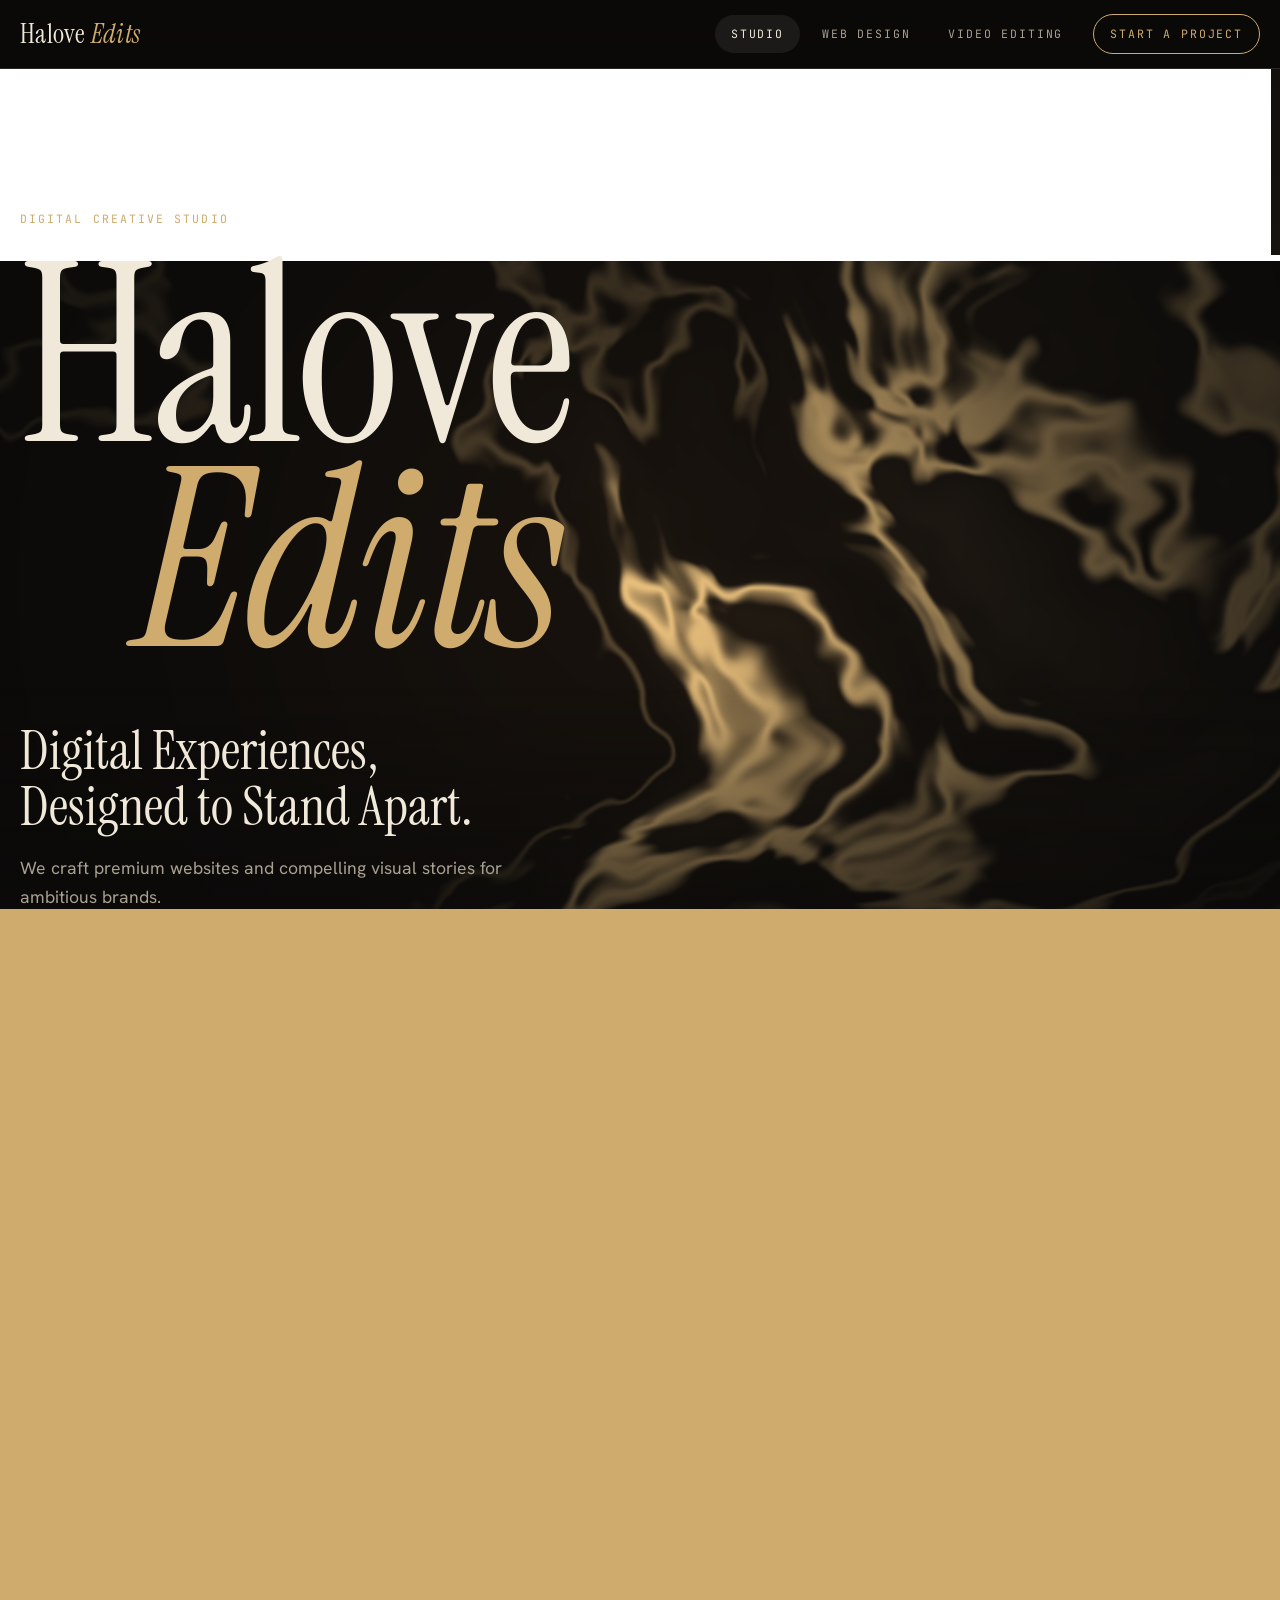
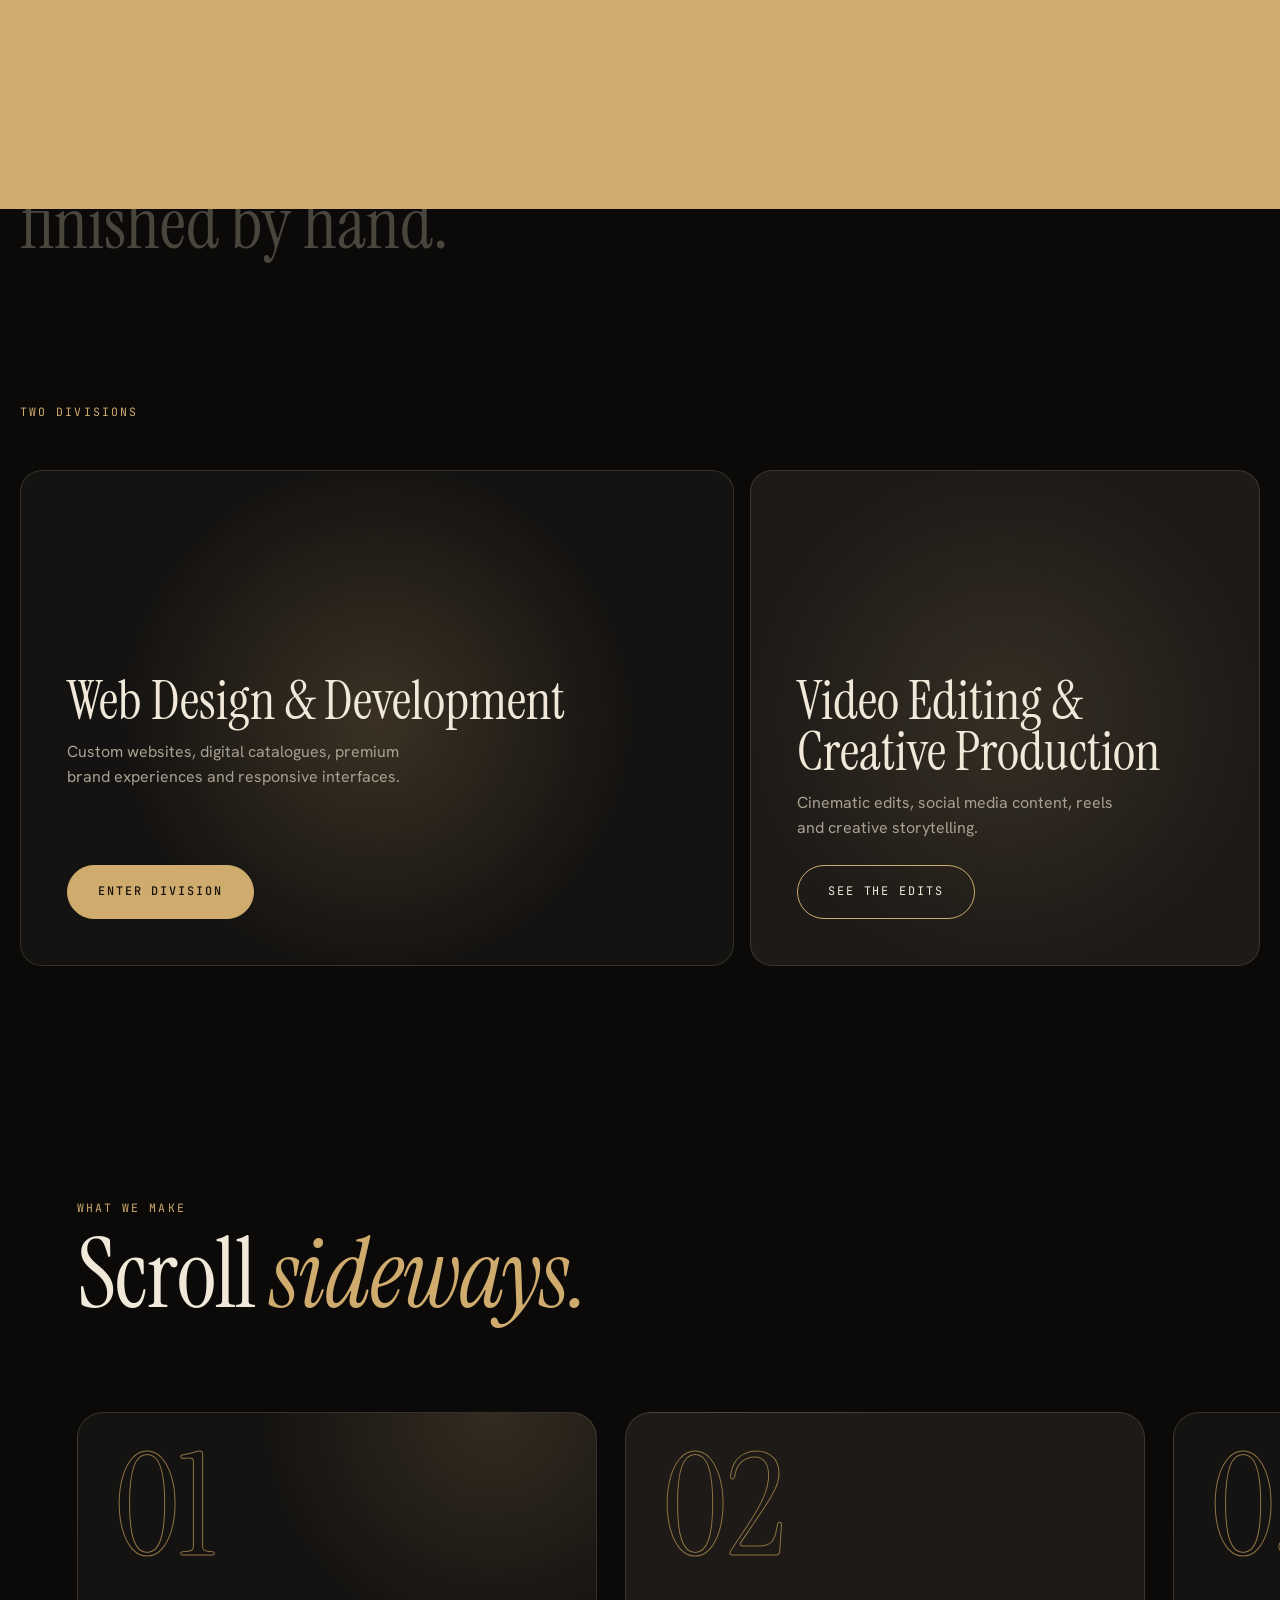
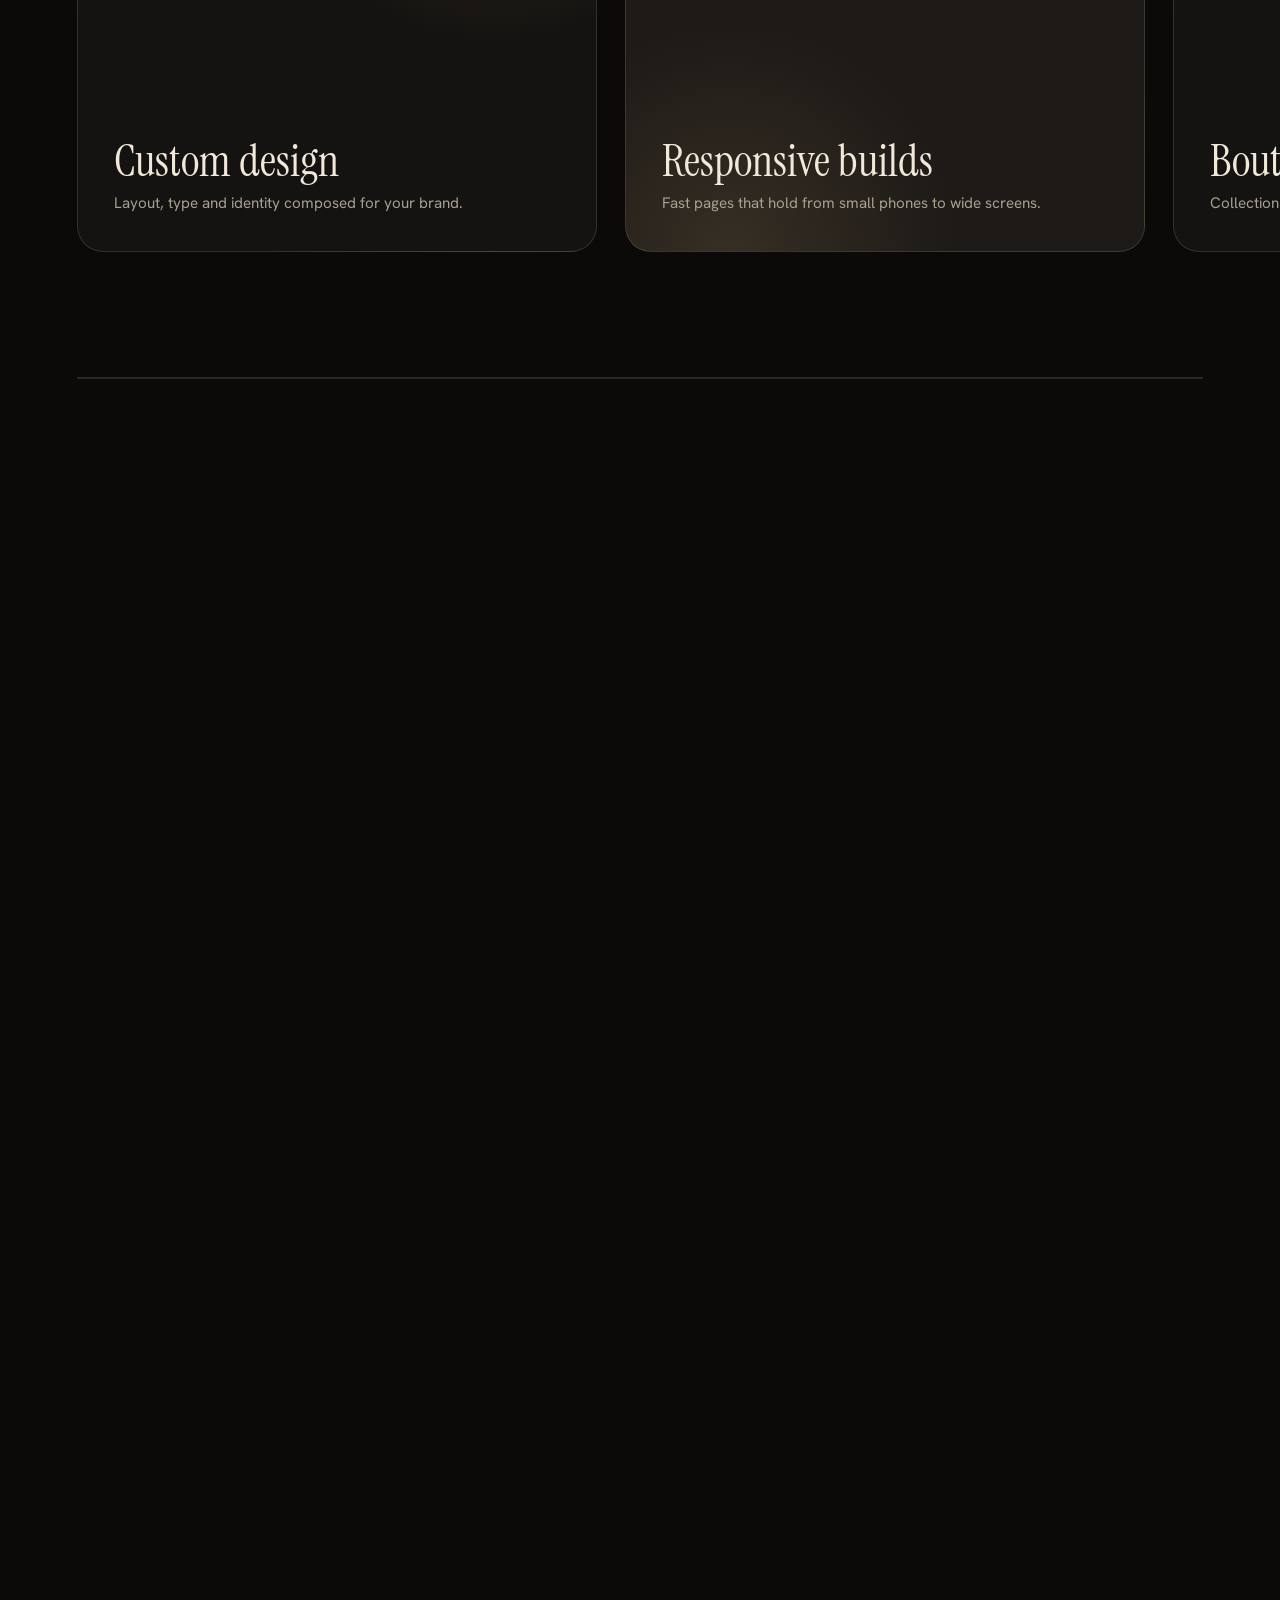
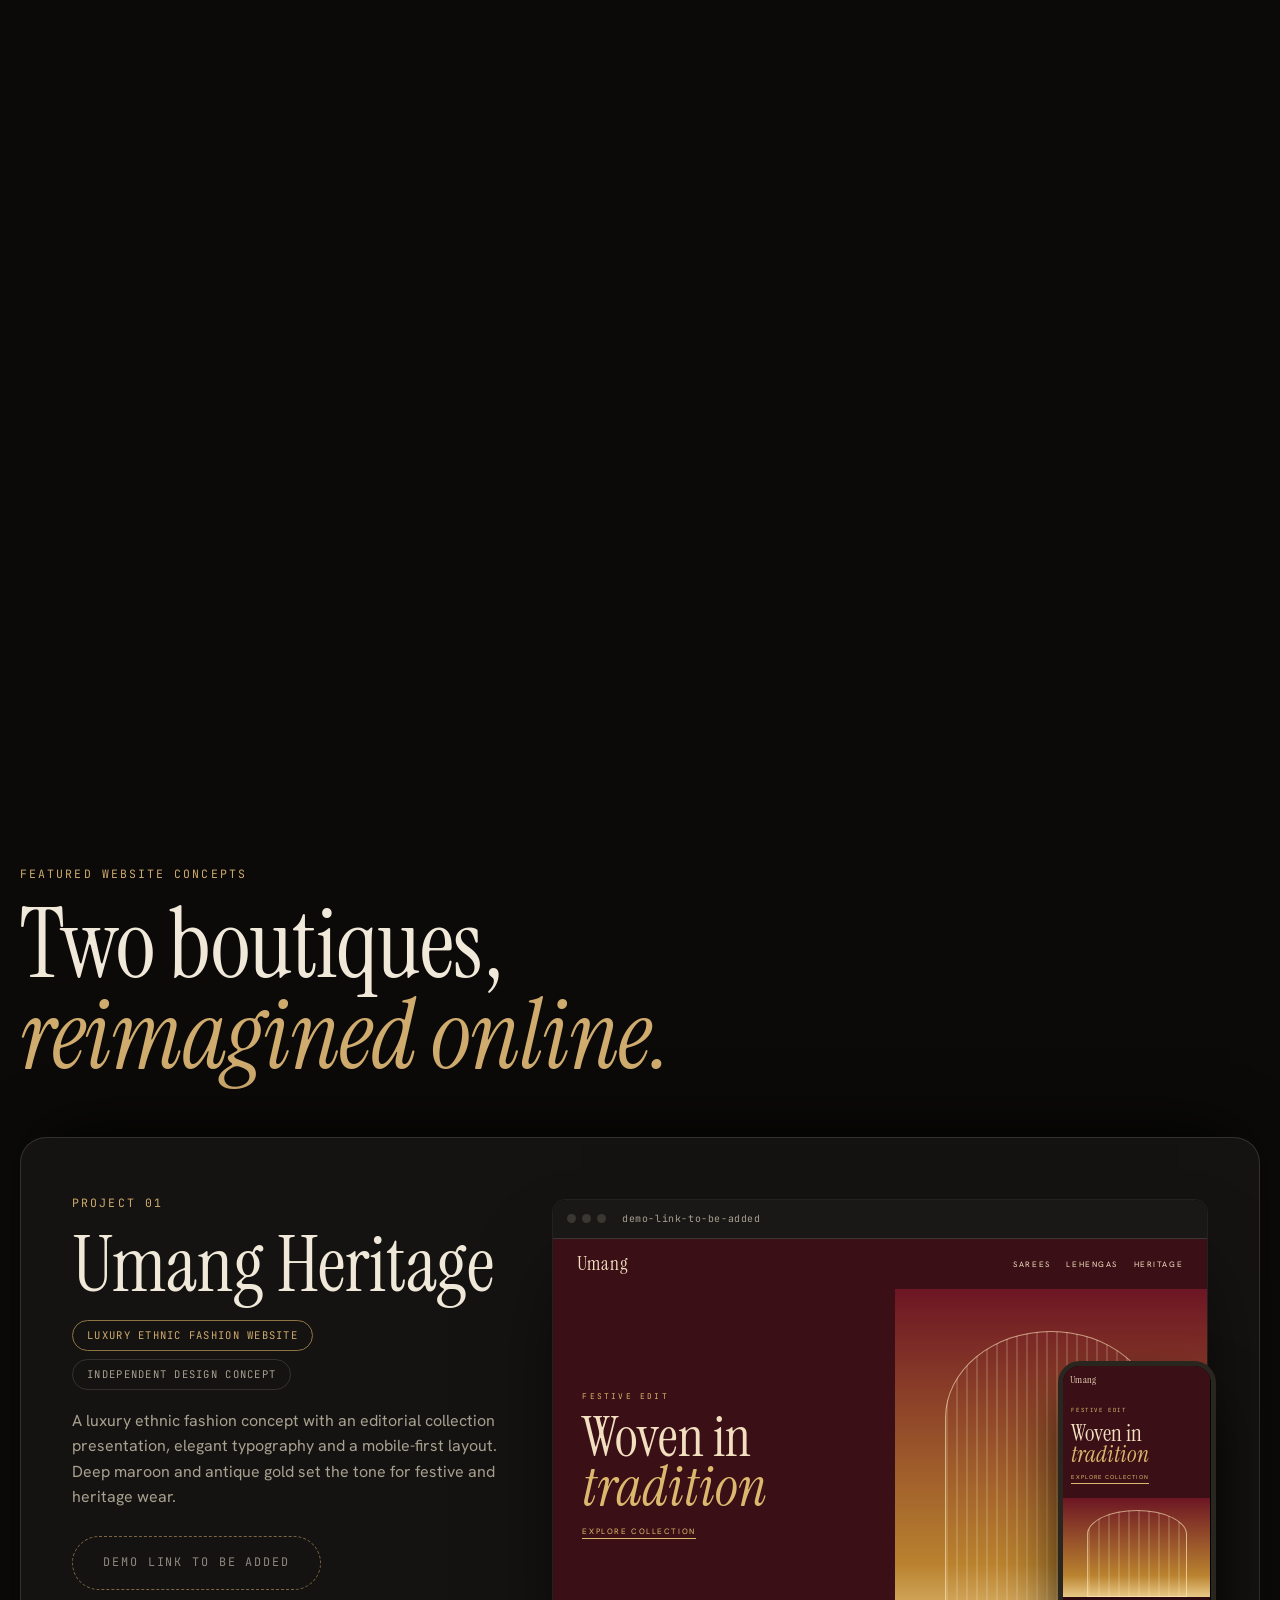
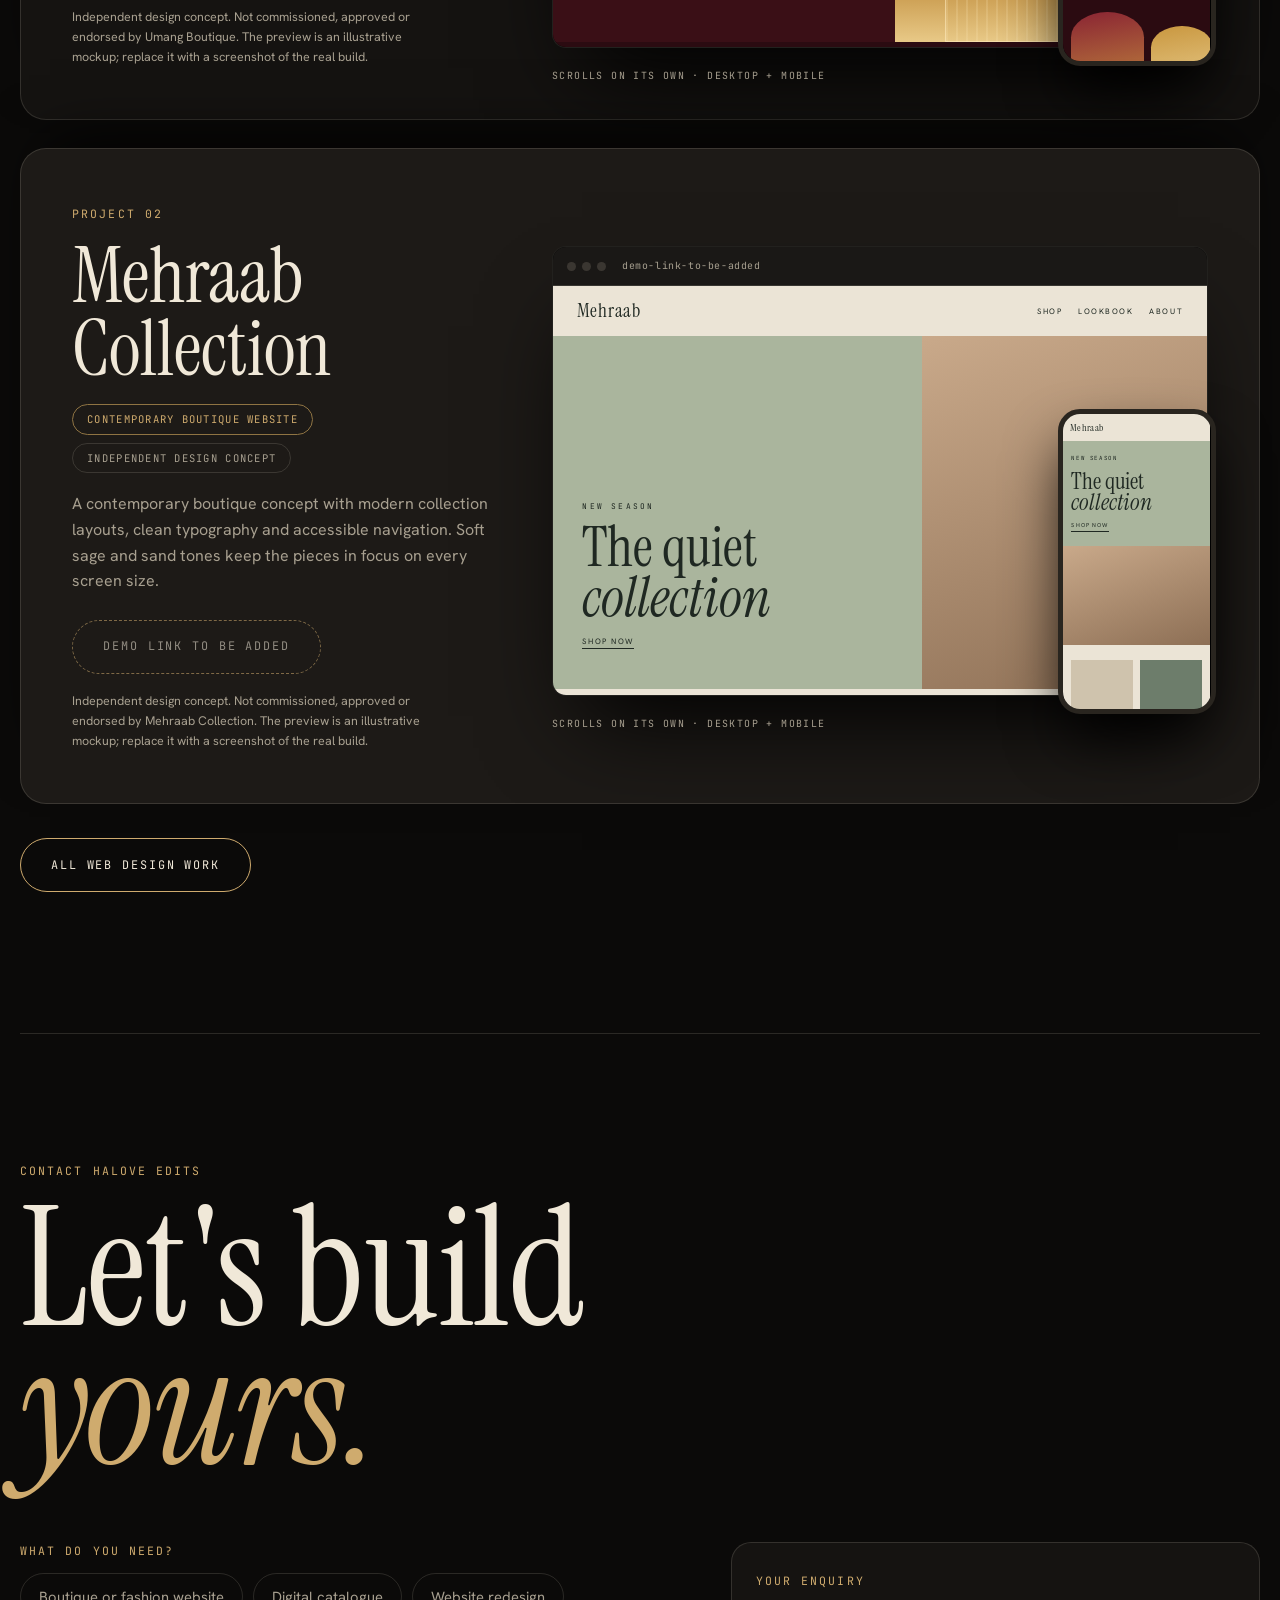
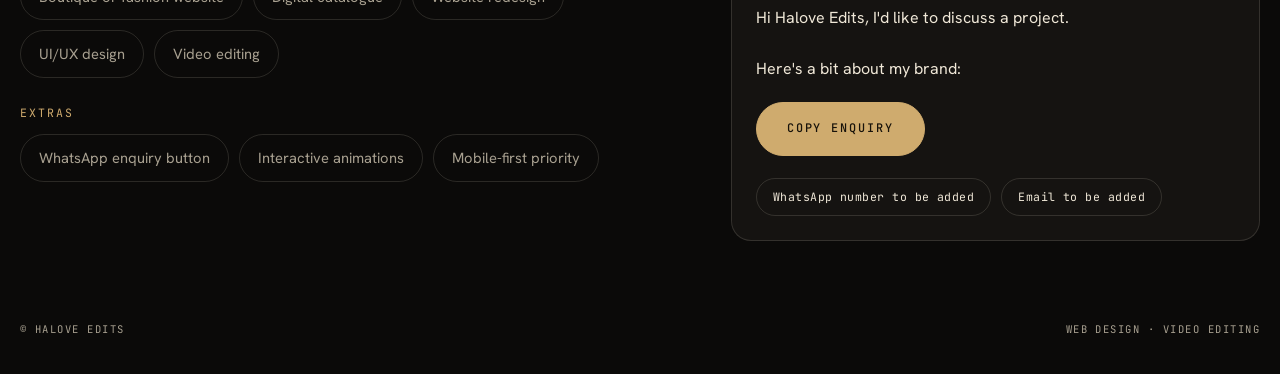
<file: claude-preview.html>
<!doctype html><html><head><meta charset=utf8><meta name=viewport content="width=device-width,initial-scale=1,viewport-fit=cover"><style>:root{color-scheme:light;box-sizing:border-box;padding-top:env(safe-area-inset-top,0px);padding-bottom:env(safe-area-inset-bottom,0px)}html{scroll-padding-top:env(safe-area-inset-top,0px)}body{margin:0;padding:0;font:14px -apple-system,BlinkMacSystemFont,sans-serif;background:#fff;color:#000}img{max-width:100%}[hidden]:not([hidden=until-found i]){display:none!important}</style></head><body>
<title>Halove Edits</title>
<meta name="claude:viewport-fit-sides" content="cover">
<link rel="stylesheet" href="https://fonts.googleapis.com/css2?family=Instrument+Serif:ital@0;1&family=Hanken+Grotesk:wght@400;500;600&family=JetBrains+Mono:wght@400;500&display=swap">
<style>
/* Layout: a living shader hero, then sticky-stacking project cards that auto-scroll real-looking sites; ink black, ivory type, champagne used for light only. Single dark look by choice. */
:root{
  --ink:#0b0a09; --char:#151311; --char2:#1d1a17; --line:rgba(239,231,214,.14);
  --ivory:#f0e8d8; --mute:#a8a090; --champ:#cfab6e; --champ-d:#8f7443;
  --disp:"Instrument Serif","Iowan Old Style",Georgia,serif;
  --sans:"Hanken Grotesk",system-ui,-apple-system,"Segoe UI",sans-serif;
  --mono:"JetBrains Mono",ui-monospace,Menlo,monospace;
  color-scheme:dark;
}
*{box-sizing:border-box}
html{scroll-behavior:smooth}
body{margin:0;background:var(--ink);color:var(--ivory);font:400 16px/1.6 var(--sans);overflow-x:clip;
  padding-left:max(16px,env(safe-area-inset-left,0px));padding-right:max(16px,env(safe-area-inset-right,0px))}
body::before{content:"";position:fixed;inset:0 0 auto;height:env(safe-area-inset-top,0px);background:var(--ink);z-index:80}
a{color:inherit}
:focus-visible{outline:2px solid var(--champ);outline-offset:3px}
.wrap{max-width:1240px;margin:0 auto}
h1,h2,h3,h4{font-family:var(--disp);font-weight:400;margin:0;line-height:.95;text-wrap:balance}
h2{font-size:clamp(2.6rem,7.5vw,6rem);letter-spacing:-.01em}
p{margin:0}
.mono{font-family:var(--mono);font-size:.72rem;letter-spacing:.18em;text-transform:uppercase;color:var(--champ)}
.lead{color:var(--mute);max-width:54ch;font-size:1.1rem}
em,i{font-style:italic}
em{color:var(--champ)}
.rv{transform:translateY(46px);transition:transform 1s cubic-bezier(.2,.7,.2,1)}
.rv.in{transform:none}

/* header */
header{position:sticky;top:env(safe-area-inset-top,0px);z-index:70;background:rgba(11,10,9,.72);backdrop-filter:blur(16px);-webkit-backdrop-filter:blur(16px);
  margin:0 calc(-1*max(16px,env(safe-area-inset-left,0px))) 0 calc(-1*max(16px,env(safe-area-inset-left,0px)));padding:0 max(16px,env(safe-area-inset-right,0px)) 0 max(16px,env(safe-area-inset-left,0px));border-bottom:1px solid var(--line)}
.bar{max-width:1240px;margin:0 auto;height:68px;display:flex;align-items:center;justify-content:space-between}
.logo{font-family:var(--disp);font-size:1.7rem;text-decoration:none;letter-spacing:.01em}
.logo i{color:var(--champ)}
nav{display:flex;gap:6px;align-items:center}
nav a{font-family:var(--mono);font-size:.72rem;letter-spacing:.16em;text-transform:uppercase;text-decoration:none;color:var(--mute);padding:10px 16px;border-radius:99px;transition:color .3s,background .3s}
nav a:hover,nav a.on{color:var(--ivory);background:rgba(239,231,214,.08)}
nav a.cta{border:1px solid var(--champ);color:var(--champ);margin-left:8px}
nav a.cta:hover{background:var(--champ);color:#17120a}
.burger{display:none;background:none;border:1px solid var(--line);color:var(--ivory);width:46px;height:46px;border-radius:50%;cursor:pointer;font-size:1.1rem}
@media(max-width:820px){
  .burger{display:block}
  nav{position:absolute;left:0;right:0;top:68px;flex-direction:column;align-items:stretch;gap:0;background:var(--ink);border-bottom:1px solid var(--line);padding:6px max(16px,env(safe-area-inset-left,0px)) 18px;display:none}
  nav.open{display:flex}
  nav a{padding:18px 4px;font-size:.85rem;border-radius:0;border-bottom:1px solid var(--line)}
  nav a.cta{margin:14px 0 0;text-align:center;border-radius:99px;padding:16px}
}

/* buttons */
.btns{display:flex;flex-wrap:wrap;gap:12px;margin-top:34px}
.btn{display:inline-flex;align-items:center;justify-content:center;gap:10px;min-height:54px;padding:0 30px;border-radius:99px;font-family:var(--mono);font-size:.74rem;letter-spacing:.16em;text-transform:uppercase;text-decoration:none;border:1px solid var(--champ);background:none;color:var(--ivory);cursor:pointer;transition:background .35s,color .35s,border-color .35s,transform .25s}
.btn.solid{background:var(--champ);color:#17120a;font-weight:500}
.btn.solid:hover{background:var(--ivory);border-color:var(--ivory)}
.btn:not(.solid):hover{background:rgba(207,171,110,.16)}
.btn[aria-disabled="true"]{opacity:.55;border-style:dashed;pointer-events:none}

/* page transition + cursor */
.curtain{position:fixed;inset:0;z-index:90;background:var(--champ);transform:translateY(101%);pointer-events:none;display:grid;place-items:center;font-family:var(--disp);font-size:clamp(2.4rem,9vw,6rem);color:#17120a;font-style:italic}
.curtain.go{animation:cur .95s cubic-bezier(.76,0,.24,1)}
@keyframes cur{0%{transform:translateY(101%)}42%,58%{transform:translateY(0)}100%{transform:translateY(-101%)}}
.ring{position:fixed;left:0;top:0;width:38px;height:38px;margin:-19px 0 0 -19px;border:1px solid var(--champ);border-radius:50%;z-index:85;pointer-events:none;opacity:0;transition:width .25s,height .25s,margin .25s,background .25s,opacity .3s}
.ring.on{opacity:1}
.ring.big{width:74px;height:74px;margin:-37px 0 0 -37px;background:rgba(207,171,110,.14)}
@media(pointer:coarse){.ring{display:none}}

/* hero */
.view{animation:vin .9s cubic-bezier(.2,.7,.2,1)}
@keyframes vin{from{transform:translateY(20px)}to{transform:none}}
.hero{position:relative;padding-block:clamp(70px,11vw,150px) clamp(60px,8vw,110px)}
.hero canvas{position:absolute;top:0;bottom:0;left:50%;width:100vw;transform:translateX(-50%);height:100%;z-index:-1;background:var(--ink)}
.hero::after{content:"";position:absolute;inset:0 -50vw;z-index:-1;background:linear-gradient(180deg,transparent 60%,var(--ink));pointer-events:none}
.hero h1{font-size:clamp(4.6rem,19.5vw,17rem);line-height:.82;letter-spacing:-.02em;margin-top:26px}
.hero h1 .l2{display:block;font-style:italic;color:var(--champ);padding-left:clamp(0px,9vw,140px)}
.W{display:inline-block;white-space:nowrap}
.L{display:inline-block;animation:lu 1.1s cubic-bezier(.2,.8,.2,1) both;animation-delay:calc(var(--i)*55ms + 150ms)}
@keyframes lu{from{transform:translateY(105%) rotate(5deg);opacity:0}to{transform:none;opacity:1}}
.hero h1{overflow:hidden;padding-bottom:.08em}
.hero .sub{font-family:var(--disp);font-size:clamp(1.7rem,4.6vw,3.4rem);margin-top:40px;max-width:19ch;line-height:1.02}
.hero .lead{margin-top:20px}
.hero.sm h1{font-size:clamp(3.6rem,13.5vw,11rem);line-height:.9}

/* marquee */
.mq{margin:0 calc(-1*max(16px,env(safe-area-inset-left,0px)));overflow:hidden;border-block:1px solid var(--line);padding:18px 0;background:var(--ink)}
.mq div{display:flex;width:max-content;animation:mq 38s linear infinite}
.mq span{font-family:var(--disp);font-size:clamp(1.6rem,4vw,2.8rem);padding:0 .9em;white-space:nowrap}
.mq span:nth-child(even){color:var(--champ);font-style:italic}
@keyframes mq{to{transform:translateX(-50%)}}

section{padding-block:clamp(72px,11vw,150px)}
.stmt{font-family:var(--disp);font-size:clamp(2rem,5.6vw,4.6rem);line-height:1.08;max-width:22ch}
.stmt{max-width:26ch}
.stmt .w{color:#4a453d;transition:color .4s}
.stmt .w.lit{color:var(--ivory)}

/* divisions */
.divs{display:grid;grid-template-columns:1.4fr 1fr;gap:16px;margin-top:48px}
.div{--mx:50%;--my:50%;position:relative;display:flex;flex-direction:column;justify-content:space-between;min-height:430px;padding:clamp(24px,4vw,46px);border:1px solid var(--line);border-radius:22px;text-decoration:none;overflow:hidden;background:radial-gradient(420px circle at var(--mx) var(--my),rgba(207,171,110,.2),transparent 60%),var(--char);transition:border-color .4s}
.div:hover{border-color:var(--champ)}
.div .n{font-family:var(--disp);font-size:clamp(5rem,14vw,11rem);line-height:.8;color:transparent;-webkit-text-stroke:1px var(--champ-d);transition:color .5s}
.div:hover .n{color:var(--champ)}
.div h3{font-size:clamp(2rem,4.2vw,3.4rem);margin:18px 0 12px}
.div p{color:var(--mute);max-width:38ch}
.div .go{margin-top:24px}
.div.p2{background:radial-gradient(420px circle at var(--mx) var(--my),rgba(207,171,110,.14),transparent 60%),var(--char2)}
@media(max-width:860px){.divs{grid-template-columns:1fr}.div{min-height:340px}}

/* project stack */
.stack{margin-top:56px;display:flex;flex-direction:column;gap:28px}
.card{position:sticky;top:calc(88px + var(--i)*22px);display:grid;grid-template-columns:.85fr 1.3fr;gap:clamp(24px,4vw,64px);align-items:center;padding:clamp(22px,4vw,56px);border:1px solid var(--line);border-radius:26px;background:var(--char);box-shadow:0 -30px 60px -30px #000}
.card:nth-child(2){background:var(--char2)}
.card .copy{min-width:0}
.card h3{font-size:clamp(2.6rem,6vw,5rem);margin:14px 0 18px}
.chips{display:flex;flex-wrap:wrap;gap:8px;margin-bottom:18px}
.chip{border:1px solid var(--line);border-radius:99px;padding:6px 14px;font-family:var(--mono);font-size:.66rem;letter-spacing:.12em;text-transform:uppercase;color:var(--mute)}
.chip.k{color:var(--champ);border-color:var(--champ-d)}
.card p{color:var(--mute)}
.note{font-size:.78rem!important;margin-top:18px;max-width:52ch}
@media(max-width:900px){.card{position:relative;top:auto;grid-template-columns:1fr}}

/* site mockups */
.stage{position:relative;min-width:0;padding-bottom:10px}
.browser{border:1px solid var(--line);border-radius:14px;overflow:hidden;background:#000;box-shadow:0 50px 90px -30px #000}
.chrome{display:flex;gap:6px;align-items:center;padding:11px 14px;background:#1a1816;border-bottom:1px solid var(--line)}
.chrome i{width:9px;height:9px;border-radius:50%;background:#3a3631}
.chrome span{margin-left:10px;font-family:var(--mono);font-size:.62rem;color:var(--mute);letter-spacing:.06em;overflow:hidden;text-overflow:ellipsis;white-space:nowrap}
.scr{container-type:inline-size;position:relative;overflow:hidden;aspect-ratio:16/10}
.pg{font-size:1.5cqw;line-height:1.3;will-change:transform;animation:pgs 18s ease-in-out infinite alternate;animation-play-state:paused}
.stage.live .pg{animation-play-state:running}
@keyframes pgs{to{transform:translateY(calc(var(--shift,0)*-1px))}}
.phone{position:absolute;right:-8px;bottom:-8px;width:24%;border:5px solid #29251f;border-radius:22px;overflow:hidden;background:#000;box-shadow:0 30px 60px -10px #000;transition:transform .6s cubic-bezier(.2,.7,.2,1)}
.stage:hover .phone{transform:translateY(-12px) rotate(-2deg)}
.phone .scr{aspect-ratio:9/18}
.phone .pg{font-size:4.8cqw;animation-duration:14s}
.hint{position:absolute;left:0;bottom:-26px;font-family:var(--mono);font-size:.62rem;letter-spacing:.14em;text-transform:uppercase;color:var(--mute)}
.pg .nv{display:flex;gap:2em;align-items:center;padding:1.6em 3em;font-size:.8em;letter-spacing:.2em;text-transform:uppercase}
.pg .nv b{font-family:var(--disp);font-weight:400;font-size:2.4em;letter-spacing:.04em;text-transform:none;margin-right:auto}
.pg h4{font-size:5.6em;line-height:.92}
.pg small{font-family:var(--mono);font-size:.8em;letter-spacing:.28em;text-transform:uppercase}
.pg u{font-size:.8em;letter-spacing:.2em;text-transform:uppercase;text-decoration:none;padding-bottom:.3em}
/* Umang */
.uU{background:#3a0f16;color:#f1dfc0}
.uU .h{display:grid;grid-template-columns:1.1fr 1fr;min-height:36em}
.uU .t{padding:4em 3em;display:flex;flex-direction:column;justify-content:center;gap:1.2em;align-items:flex-start}
.uU h4 i{color:#dcb86e}.uU small,.uU u{color:#dcb86e}.uU u{border-bottom:1px solid #dcb86e}
.uU .im{background:linear-gradient(180deg,#6d1624,#b9822f 78%,#e8c987);position:relative;overflow:hidden}
.uU .im::before{content:"";position:absolute;inset:12% 16% 0;border-radius:50% 50% 0 0/28% 28% 0 0;border:1px solid rgba(255,236,190,.6);background:repeating-linear-gradient(90deg,rgba(255,236,190,.18) 0 2px,transparent 2px 10px)}
.uU .g{display:grid;grid-template-columns:repeat(3,1fr);gap:2.4em;padding:5em 3em;background:#2b0b11}
.uU .g div{aspect-ratio:3/4;border-radius:50% 50% 0 0/26% 26% 0 0;background:linear-gradient(170deg,#8a2433,#c9973f);display:flex;align-items:flex-end;padding:1.2em;font-size:.8em;letter-spacing:.2em;text-transform:uppercase;color:#2b0b11}
.uU .g div:nth-child(2){background:linear-gradient(170deg,#c9973f,#f0d9a0);margin-top:3em}
.uU .g div:nth-child(3){background:linear-gradient(170deg,#4f1522,#a8602b)}
.uU .q{padding:6em 3em;text-align:center;font-family:var(--disp);font-size:3.4em;font-style:italic;color:#dcb86e;line-height:1.05}
.uU .f{padding:3em;background:#1c070b;text-align:center;letter-spacing:.3em;text-transform:uppercase;font-size:.8em}
/* Mehraab */
.mM{background:#ebe4d6;color:#1f2822}
.mM .h{display:grid;grid-template-columns:1.3fr 1fr;min-height:36em}
.mM .t{background:#aab59d;padding:4em 3em;display:flex;flex-direction:column;justify-content:flex-end;gap:1.2em;align-items:flex-start}
.mM .im{background:linear-gradient(160deg,#c9a98a,#8d6f55)}
.mM u{border-bottom:1px solid #1f2822}
.mM .pr{display:grid;grid-template-columns:repeat(3,1fr);gap:2em 1.8em;padding:4em 3em}
.mM .pr div{aspect-ratio:4/5;background:#cfc3ad;position:relative}
.mM .pr div::after{content:"";position:absolute;left:0;right:30%;bottom:-1.4em;height:.6em;background:#1f2822;opacity:.8}
.mM .pr div:nth-child(2n){background:#6d7d6b}.mM .pr div:nth-child(3n){background:#c9a98a}
.mM .lb{background:#27332b;color:#ebe4d6;padding:6em 3em;font-family:var(--disp);font-size:3.6em;font-style:italic;line-height:1}
.mM .f{padding:3em;text-align:center;letter-spacing:.3em;text-transform:uppercase;font-size:.8em}
/* phone overrides: same markup, mobile layout */
.phone .nv span{display:none}
.phone .pg .nv{padding:1.2em 1.2em}.phone .pg .nv b{font-size:1.8em}
.phone .pg h4{font-size:3.3em}
.phone .uU .h,.phone .mM .h{grid-template-columns:1fr;min-height:0}
.phone .uU .im,.phone .mM .im{min-height:14em}
.phone .uU .t,.phone .mM .t{padding:2em 1.2em}
.phone .uU .g,.phone .mM .pr{padding:2em 1.2em;gap:1em}
.phone .uU .g{grid-template-columns:1fr 1fr}.phone .uU .g div:nth-child(3){display:none}.phone .uU .g div{font-size:.7em}
.phone .mM .pr{grid-template-columns:1fr 1fr}
.phone .uU .q,.phone .mM .lb{padding:2em 1.2em;font-size:2.2em}

/* before/after */
.ba{position:relative;container-type:inline-size;margin-top:48px;border:1px solid var(--line);border-radius:22px;overflow:hidden;aspect-ratio:16/9;user-select:none;--p:50}
.ba .ly{position:absolute;inset:0;overflow:hidden}
.ba .bf{background:#fff;color:#222;font-family:"Times New Roman",serif;font-size:1.8cqw;padding:2.5cqw 4cqw}
.ba .bf h5{font-size:3.2cqw;margin:0 0 1cqw;color:#00c;text-decoration:underline;font-weight:700}
.ba .bf .bx{display:grid;grid-template-columns:repeat(4,1fr);gap:1cqw;margin-top:2cqw}
.ba .bf .bx div{height:9cqw;background:#ccc;border:1px solid #888;font-size:1.3cqw;padding:.5cqw}
.ba .bf a{color:#00c}
.ba .af{clip-path:inset(0 calc((100 - var(--p))*1%) 0 0);background:#120f0d;color:var(--ivory);padding:3cqw 4cqw;display:flex;flex-direction:column;justify-content:center}
.ba .af h5{font-family:var(--disp);font-weight:400;font-size:9cqw;line-height:.9;margin:0}
.ba .af h5 i{color:var(--champ)}
.ba .af small{font-family:var(--mono);letter-spacing:.3em;text-transform:uppercase;font-size:1.2cqw;color:var(--champ);margin-bottom:1.6cqw}
.ba .af .row{display:flex;gap:1.4cqw;margin-top:2.4cqw}
.ba .af .row div{width:11cqw;height:7cqw;border-radius:.8cqw;background:linear-gradient(150deg,#7a1e2c,#cfab6e)}
.ba .af .row div:nth-child(2){background:linear-gradient(150deg,#aab59d,#6d7d6b)}.ba .af .row div:nth-child(3){background:linear-gradient(150deg,#c9a98a,#8d6f55)}
.ba .bar2{position:absolute;top:0;bottom:0;left:calc(var(--p)*1%);width:2px;background:var(--champ);pointer-events:none}
.ba .bar2::after{content:"⇄";position:absolute;top:50%;left:50%;width:46px;height:46px;margin:-23px;border-radius:50%;background:var(--champ);color:#17120a;display:grid;place-items:center;font-size:1.1rem}
.ba input{position:absolute;inset:0;width:100%;height:100%;opacity:0;cursor:ew-resize;touch-action:pan-y;margin:0}
.ba .tag{position:absolute;top:14px;font-family:var(--mono);font-size:.64rem;letter-spacing:.16em;text-transform:uppercase;background:rgba(0,0,0,.65);color:#fff;padding:5px 10px;border-radius:99px;z-index:2}

/* services / process / why */
.svc{list-style:none;padding:0;margin:48px 0 0;border-top:1px solid var(--line);counter-reset:s}
.svc li{counter-increment:s;display:grid;grid-template-columns:64px 1.1fr 1.2fr;gap:8px 24px;align-items:center;padding:26px 0;border-bottom:1px solid var(--line);transition:padding-left .45s,background .3s}
.svc li::before{content:counter(s,decimal-leading-zero);font-family:var(--mono);font-size:.72rem;color:var(--champ)}
.svc li:hover{padding-left:18px;background:linear-gradient(90deg,rgba(207,171,110,.08),transparent)}
.svc strong{font-family:var(--disp);font-weight:400;font-size:clamp(1.7rem,3.6vw,2.7rem);line-height:1}
.svc span{color:var(--mute)}
@media(max-width:760px){.svc li{grid-template-columns:36px 1fr}.svc span{grid-column:2}}
.steps{display:grid;grid-template-columns:repeat(4,1fr);margin-top:52px;position:relative}
.steps::before{content:"";position:absolute;left:0;right:0;top:9px;height:1px;background:var(--line)}
.steps div{padding:44px 24px 0 0;position:relative;min-width:0}
.steps div::before{content:"";position:absolute;top:4px;left:0;width:11px;height:11px;border-radius:50%;background:var(--champ)}
.steps h3{font-size:2.2rem;margin:8px 0 8px}
.steps p{color:var(--mute);font-size:.95rem}
@media(max-width:820px){.steps{grid-template-columns:1fr 1fr;gap:20px 0}}
@media(max-width:480px){.steps{grid-template-columns:1fr}}
.why{display:grid;grid-template-columns:repeat(3,1fr);gap:40px 36px;margin-top:52px}
.why div{border-top:1px solid var(--champ-d);padding-top:18px;min-width:0}
.why h3{font-size:2rem;margin-bottom:8px}
.why p{color:var(--mute);font-size:.95rem}
@media(max-width:860px){.why{grid-template-columns:1fr 1fr}}
@media(max-width:520px){.why{grid-template-columns:1fr}}

/* video page */
.tl{margin-top:56px;border:1px solid var(--line);border-radius:18px;background:var(--char);padding:18px;position:relative;overflow:hidden}
.tl .tk{display:flex;align-items:center;gap:12px;margin-top:8px}
.tl .tk b{font-family:var(--mono);font-weight:400;font-size:.62rem;color:var(--mute);width:26px}
.tl .lane{position:relative;flex:1;height:34px;background:rgba(239,231,214,.04);border-radius:6px}
.tl .lane i{position:absolute;top:3px;bottom:3px;border-radius:4px;left:var(--l);width:var(--w);background:var(--c,var(--champ-d));opacity:.9}
.tl .ph{position:absolute;top:0;bottom:0;left:56px;width:2px;background:#ff5a4a;animation:ph 10s linear infinite;pointer-events:none}
.tl .ph::before{content:"";position:absolute;top:0;left:-5px;border:6px solid transparent;border-top-color:#ff5a4a}
@keyframes ph{from{left:56px}to{left:calc(100% - 18px)}}
.tl .rl{display:flex;justify-content:space-between;padding-left:38px;font-family:var(--mono);font-size:.6rem;color:var(--mute);letter-spacing:.1em}
.reels{display:grid;grid-template-columns:repeat(4,1fr);gap:16px;margin-top:48px}
.slot{position:relative;aspect-ratio:9/16;border:1px solid var(--line);border-radius:20px;overflow:hidden;display:flex;flex-direction:column;justify-content:flex-end;padding:20px;text-decoration:none;background:linear-gradient(170deg,var(--char2),var(--ink));transition:border-color .4s,transform .5s}
.slot:hover{border-color:var(--champ);transform:translateY(-6px)}
.slot::before{content:"";position:absolute;inset:0;background:radial-gradient(circle at 30% 20%,rgba(207,171,110,.22),transparent 55%)}
.slot .play{position:absolute;top:50%;left:50%;width:62px;height:62px;margin:-31px;border-radius:50%;border:1px solid var(--champ);display:grid;place-items:center;color:var(--champ)}
.slot b{position:relative;font-family:var(--disp);font-weight:400;font-size:1.8rem;line-height:1}
.slot span{position:relative;font-family:var(--mono);font-size:.64rem;letter-spacing:.14em;text-transform:uppercase;color:var(--mute);margin-bottom:6px}
.slot:nth-child(4n+2){margin-top:34px}.slot:nth-child(4n+4){margin-top:34px}
@media(max-width:900px){.reels{grid-template-columns:1fr 1fr}.slot:nth-child(n){margin-top:0}.slot:nth-child(2n){margin-top:28px}}
.banner{border:1px dashed var(--champ-d);border-radius:16px;padding:16px 20px;color:var(--mute);font-size:.9rem;margin-top:34px;max-width:72ch}

/* footer: builder */
footer{max-width:1240px;margin:0 auto;border-top:1px solid var(--line);padding-block:clamp(70px,10vw,130px) 36px}
footer h2{font-size:clamp(3.4rem,13vw,11rem);line-height:.84}
.bld{display:grid;grid-template-columns:1.1fr .9fr;gap:clamp(24px,5vw,64px);margin-top:64px}
.bld>div{min-width:0}
.grp{margin-bottom:26px}
.grp .mono{display:block;margin-bottom:12px}
.pick{display:flex;flex-wrap:wrap;gap:10px}
.pick button{font:inherit;font-size:.92rem;padding:11px 18px;border-radius:99px;border:1px solid var(--line);background:none;color:var(--mute);cursor:pointer;transition:all .25s}
.pick button:hover{border-color:var(--champ);color:var(--ivory)}
.pick button[aria-pressed="true"]{background:var(--champ);border-color:var(--champ);color:#17120a;font-weight:500}
.msg{border:1px solid var(--line);border-radius:20px;background:var(--char);padding:24px}
.msg pre{margin:12px 0 0;white-space:pre-wrap;font:400 1rem/1.6 var(--sans);color:var(--ivory)}
.contacts{display:flex;flex-wrap:wrap;gap:10px;margin-top:22px}
.contacts .chip{color:var(--ivory);font-size:.72rem;text-transform:none;letter-spacing:.04em;padding:9px 16px}
.copyright{margin-top:80px;display:flex;flex-wrap:wrap;justify-content:space-between;gap:10px;color:var(--mute);font-family:var(--mono);font-size:.66rem;letter-spacing:.14em;text-transform:uppercase}
@media(max-width:860px){.bld{grid-template-columns:1fr}}
/* ---- scroll choreography ---- */
.prog{position:fixed;left:0;top:env(safe-area-inset-top,0px);height:3px;width:calc(var(--sp,0)*100%);background:var(--champ);z-index:95;pointer-events:none}
.hero h1{overflow:visible!important}
.hero h1>span{display:block;will-change:transform}
.mq div{animation:none!important;will-change:transform}
.pg{animation:none!important;transform:translateY(calc(var(--sy,0)*var(--shift,0)*-1px))}
.card{will-change:transform;transform-origin:50% 0}
.card.rv{transition:none}
.tl .ph{animation:none!important}
.steps{display:none}
.hs{position:relative;width:100vw;margin-left:calc(50% - 50vw)}
.hs .pinbox{position:sticky;top:0;height:100svh;overflow:hidden;display:flex;align-items:center}
.hs .ttl{position:absolute;top:calc(env(safe-area-inset-top,0px) + 92px);left:max(16px,6vw);right:16px;z-index:2}
.hs .trk{display:flex;gap:clamp(14px,2.2vw,30px);padding:150px max(16px,6vw) 0;will-change:transform}
.hs .pn{flex:0 0 min(80vw,520px);height:min(56svh,440px);border:1px solid var(--line);border-radius:26px;padding:clamp(20px,3vw,36px);display:flex;flex-direction:column;justify-content:space-between;text-decoration:none;background:radial-gradient(380px circle at 80% 0,rgba(207,171,110,.16),transparent 60%),var(--char);transition:border-color .4s}
.hs .pn:hover{border-color:var(--champ)}
.hs .pn:nth-child(even){background:radial-gradient(380px circle at 20% 100%,rgba(207,171,110,.14),transparent 60%),var(--char2)}
.hs .big{font-family:var(--disp);font-size:clamp(5rem,13vw,9rem);line-height:.8;color:transparent;-webkit-text-stroke:1px var(--champ-d)}
.hs .pn:hover .big{color:var(--champ)}
.hs h3{font-size:clamp(1.9rem,3.6vw,2.8rem);margin-bottom:8px}
.hs .pn p{color:var(--mute);font-size:.95rem}
.hs .pb{position:absolute;bottom:max(28px,env(safe-area-inset-bottom,0px));left:max(16px,6vw);right:max(16px,6vw);height:2px;background:var(--line)}
.hs .pb i{display:block;height:100%;width:calc(var(--hp,0)*100%);background:var(--champ)}
.pp{height:420svh;position:relative;margin-top:30px}
.pp .sk{position:sticky;top:68px;height:calc(100svh - 68px);display:grid;grid-template-columns:1fr 1fr;align-items:center;gap:24px}
.pp .nums,.pp .txt{position:relative;height:64%;min-width:0}
.pp .nums b,.pp .s{position:absolute;left:0;right:0;top:50%;opacity:0;transform:translateY(-22%);transition:opacity .7s,transform .9s cubic-bezier(.2,.7,.2,1)}
.pp .nums b{font-family:var(--disp);font-weight:400;font-size:clamp(8rem,28vw,24rem);line-height:.8;color:transparent;-webkit-text-stroke:1px var(--champ)}
.pp .s h3{font-size:clamp(2.6rem,6vw,5rem);margin:12px 0}
.pp .s p{color:var(--mute);max-width:34ch;font-size:1.1rem}
.pp[data-i="0"] .s0,.pp[data-i="1"] .s1,.pp[data-i="2"] .s2,.pp[data-i="3"] .s3{opacity:1;transform:translateY(-50%)}
.pp .bar{position:absolute;left:0;right:0;bottom:0;height:2px;background:var(--line)}
.pp .bar i{display:block;height:100%;width:calc(var(--pp,0)*100%);background:var(--champ)}
@media(max-width:760px){.pp .sk{grid-template-columns:1fr;grid-template-rows:34% 1fr;gap:0}.pp .nums{height:100%}.pp .nums b{font-size:clamp(7rem,40vw,12rem)}.pp .txt{height:100%}}
@media(prefers-reduced-motion:reduce){*{animation:none!important;transition:none!important;scroll-behavior:auto!important}.rv{transform:none}}
</style>

<div class="curtain" id="curtain"></div><div class="ring" id="ring"></div>

<header>
  <div class="bar">
    <a class="logo" href="#home" aria-label="Halove Edits, home">Halove <i>Edits</i></a>
    <button class="burger" id="burger" aria-label="Menu" aria-expanded="false">≡</button>
    <nav id="nav" aria-label="Primary">
      <a href="#home" data-v="home">Studio</a>
      <a href="#web-design" data-v="web-design">Web Design</a>
      <a href="#video-editing" data-v="video-editing">Video Editing</a>
      <a class="cta" href="#contact">Start a project</a>
    </nav>
  </div>
</header>

<main class="wrap">

<div class="view" id="v-home">
  <div class="hero" id="hero-home">
    <div class="mono">Digital creative studio</div>
    <h1 aria-label="Halove Edits"><span data-split>Halove</span><span class="l2" data-split>Edits</span></h1>
    <p class="sub">Digital Experiences, Designed to Stand Apart.</p>
    <p class="lead">We craft premium websites and compelling visual stories for ambitious brands.</p>
    <div class="btns">
      <a class="btn solid mag" href="#web-design">Explore Web Design</a>
      <a class="btn mag" href="#work">View Our Work</a>
    </div>
  </div>
  <div class="mq" aria-hidden="true"></div>

  <section>
    <p class="mono" style="margin-bottom:28px">The studio</p>
    <p class="stmt" id="stmt">We design websites for brands that refuse to look like everyone else. Boutique and fashion sites, digital catalogues and interactive experiences, built mobile first and finished by hand.</p>
  </section>

  <section style="padding-top:0">
    <p class="mono">Two divisions</p>
    <div class="divs">
      <a class="div" href="#web-design"><div><div class="n">01</div><h3>Web Design &amp; Development</h3><p>Custom websites, digital catalogues, premium brand experiences and responsive interfaces.</p></div><span class="btn solid go" style="align-self:flex-start">Enter division</span></a>
      <a class="div p2" href="#video-editing"><div><div class="n">02</div><h3>Video Editing &amp; Creative Production</h3><p>Cinematic edits, social media content, reels and creative storytelling.</p></div><span class="btn go" style="align-self:flex-start">See the edits</span></a>
    </div>
  </section>

  <div class="hs"><div class="pinbox">
    <div class="ttl"><p class="mono">What we make</p><h2 style="margin-top:12px">Scroll <em>sideways.</em></h2></div>
    <div class="trk">
      <a class="pn" href="#web-design"><div class="big">01</div><div><h3>Custom design</h3><p>Layout, type and identity composed for your brand.</p></div></a>
      <a class="pn" href="#web-design"><div class="big">02</div><div><h3>Responsive builds</h3><p>Fast pages that hold from small phones to wide screens.</p></div></a>
      <a class="pn" href="#web-design"><div class="big">03</div><div><h3>Boutique &amp; fashion</h3><p>Collection presentation with an editorial feel.</p></div></a>
      <a class="pn" href="#web-design"><div class="big">04</div><div><h3>Digital catalogues</h3><p>Browsable, shareable and easy to enquire from.</p></div></a>
      <a class="pn" href="#web-design"><div class="big">05</div><div><h3>UI/UX design</h3><p>Flows planned around how people browse on mobile.</p></div></a>
      <a class="pn" href="#video-editing"><div class="big">06</div><div><h3>Video &amp; reels</h3><p>Cinematic edits and social content, in its own division.</p></div></a>
    </div>
    <div class="pb"><i></i></div>
  </div></div>

  <section id="work" style="padding-top:0">
    <p class="mono">Featured website concepts</p>
    <h2 style="margin-top:16px">Two boutiques,<br><em>reimagined online.</em></h2>
    <div class="stack" data-stack></div>
    <div class="btns"><a class="btn" href="#web-design">All web design work</a></div>
  </section>
</div>

<div class="view" id="v-web-design" hidden>
  <div class="hero sm" id="hero-wd">
    <div class="mono">01 — Web Design &amp; Development</div>
    <h1 aria-label="Websites worth opening twice"><span data-split>Websites worth</span><span class="l2" data-split>opening twice.</span></h1>
    <p class="lead" style="margin-top:34px">Editorial layouts, restrained motion and mobile-first builds for fashion, boutique and brand-led businesses. Made to be sent over WhatsApp and look right on the first tap.</p>
    <div class="btns"><a class="btn solid mag" href="#contact">Request a Website Quote</a><a class="btn mag" href="#projects">See the projects</a></div>
  </div>
  <div class="mq" aria-hidden="true"></div>

  <section id="projects">
    <p class="mono">Selected work</p>
    <h2 style="margin-top:16px">Independent <em>design concepts</em></h2>
    <div class="stack" data-stack></div>
  </section>

  <section style="padding-top:0">
    <p class="mono">Website redesign</p>
    <h2 style="margin-top:16px">Same business.<br><em>Different impression.</em></h2>
    <p class="lead" style="margin-top:22px">Drag to compare a typical template site with a considered redesign. Illustrative example, not a client project.</p>
    <div class="ba" id="ba">
      <div class="ly bf"><h5>Welcome to our Store</h5><p>Click here to see our products. Contact us for more information. <a href="#" onclick="return false">Home</a> | <a href="#" onclick="return false">About</a> | <a href="#" onclick="return false">Contact</a></p><div class="bx"><div>Product 1</div><div>Product 2</div><div>Product 3</div><div>Product 4</div></div></div>
      <div class="ly af"><small>New collection</small><h5>Quiet luxury,<br><i>made visible.</i></h5><div class="row"><div></div><div></div><div></div></div></div>
      <span class="tag" style="left:14px">After</span><span class="tag" style="right:14px">Before</span>
      <div class="bar2"></div>
      <input type="range" min="2" max="98" value="50" id="baR" aria-label="Compare before and after">
    </div>
  </section>

  <section style="padding-top:0">
    <p class="mono">Services</p>
    <h2 style="margin-top:16px">What we <em>design and build</em></h2>
    <ul class="svc">
      <li><strong>Custom Website Design</strong><span>Layout, typography and identity made for the brand, never a template.</span></li>
      <li><strong>Responsive Frontend Development</strong><span>Clean, fast pages that hold up from a small phone to a wide desktop.</span></li>
      <li><strong>Premium Fashion &amp; Boutique Websites</strong><span>Collection presentation with an editorial feel.</span></li>
      <li><strong>Digital Product Catalogues</strong><span>Browsable catalogues that are easy to share and easy to enquire from.</span></li>
      <li><strong>UI/UX Design</strong><span>Navigation and flows planned around how visitors browse on mobile.</span></li>
      <li><strong>Website Redesign</strong><span>A considered refresh that keeps what already works.</span></li>
      <li><strong>Interactive Website Experiences</strong><span>Scroll reveals, hover details and transitions that stay smooth.</span></li>
      <li><strong>WhatsApp Enquiry Integration</strong><span>A direct button so interested visitors can message you in one tap.</span></li>
    </ul>
  </section>

  <section style="padding-top:0">
    <p class="mono">Design process</p>
    <h2 style="margin-top:16px">From brief <em>to launch</em></h2>
    <div class="pp" id="pp" data-i="0"><div class="sk">
      <div class="nums"><b class="s0">01</b><b class="s1">02</b><b class="s2">03</b><b class="s3">04</b></div>
      <div class="txt">
        <div class="s s0"><span class="mono">Step 1</span><h3>Discover</h3><p>The brand, the audience and what a visitor should do next.</p></div>
        <div class="s s1"><span class="mono">Step 2</span><h3>Design</h3><p>Typography, palette and layouts, shown mobile first.</p></div>
        <div class="s s2"><span class="mono">Step 3</span><h3>Build</h3><p>Responsive development with smooth, restrained motion.</p></div>
        <div class="s s3"><span class="mono">Step 4</span><h3>Refine</h3><p>Details, testing across screens and a clear handover.</p></div>
        <div class="bar"><i></i></div>
      </div></div></div>
    <div class="steps">
      <div><span class="mono">Step 1</span><h3>Discover</h3><p>The brand, the audience and what a visitor should do next.</p></div>
      <div><span class="mono">Step 2</span><h3>Design</h3><p>Typography, palette and layouts, shown mobile first.</p></div>
      <div><span class="mono">Step 3</span><h3>Build</h3><p>Responsive development with smooth, restrained motion.</p></div>
      <div><span class="mono">Step 4</span><h3>Refine</h3><p>Details, testing across screens and a clear handover.</p></div>
    </div>
  </section>

  <section style="padding-top:0">
    <p class="mono">Why Halove Edits</p>
    <div class="why" id="why"></div>
  </section>
</div>

<div class="view" id="v-video-editing" hidden>
  <div class="hero sm" id="hero-ve">
    <div class="mono">02 — Video Editing &amp; Creative Production</div>
    <h1 aria-label="Cut with intent"><span data-split>Cut with</span><span class="l2" data-split>intent.</span></h1>
    <p class="lead" style="margin-top:34px">Cinematic edits, social media content, reels and creative storytelling.</p>
    <div class="btns"><a class="btn solid mag" href="#contact">Contact Halove Edits</a><a class="btn mag" href="#web-design">Back to Web Design</a></div>
    <div class="tl" aria-hidden="true">
      <div class="rl"><span>00:00</span><span>00:05</span><span>00:10</span><span>00:15</span><span>00:20</span></div>
      <div class="tk"><b>V2</b><div class="lane"><i style="--l:8%;--w:22%;--c:#8f7443"></i><i style="--l:44%;--w:16%;--c:#6d7d6b"></i><i style="--l:72%;--w:20%;--c:#8f7443"></i></div></div>
      <div class="tk"><b>V1</b><div class="lane"><i style="--l:0;--w:30%;--c:#cfab6e"></i><i style="--l:31%;--w:26%;--c:#a8602b"></i><i style="--l:58%;--w:15%;--c:#cfab6e"></i><i style="--l:74%;--w:26%;--c:#7a1e2c"></i></div></div>
      <div class="tk"><b>A1</b><div class="lane"><i style="--l:0;--w:100%;--c:#3b3a36"></i></div></div>
      <div class="tk"><b>A2</b><div class="lane"><i style="--l:12%;--w:34%;--c:#524b3f"></i><i style="--l:62%;--w:24%;--c:#524b3f"></i></div></div>
      <div class="ph"></div>
    </div>
  </div>
  <div class="mq" aria-hidden="true"></div>
  <section>
    <p class="mono">Editing portfolio</p>
    <div class="reels" id="reels"></div>
    <div class="banner" id="editBanner">Your existing editing projects go here. Add each one to <code>CONFIG.editing</code> at the top of the script (title, category, link) and it replaces these slots. They are placeholders because the live site could not be read from this session.</div>
  </section>
</div>

</main>

<footer id="contact">
  <p class="mono">Contact Halove Edits</p>
  <h2 style="margin-top:18px">Let's build<br><em>yours.</em></h2>
  <div class="bld">
    <div>
      <div class="grp"><span class="mono">What do you need?</span><div class="pick" data-g="need">
        <button aria-pressed="false">Boutique or fashion website</button><button aria-pressed="false">Digital catalogue</button><button aria-pressed="false">Website redesign</button><button aria-pressed="false">UI/UX design</button><button aria-pressed="false">Video editing</button></div></div>
      <div class="grp"><span class="mono">Extras</span><div class="pick" data-g="extra">
        <button aria-pressed="false">WhatsApp enquiry button</button><button aria-pressed="false">Interactive animations</button><button aria-pressed="false">Mobile-first priority</button></div></div>
    </div>
    <div>
      <div class="msg"><span class="mono">Your enquiry</span><pre id="msgTxt"></pre>
        <div class="btns" style="margin-top:20px"><a class="btn solid" id="waBtn" href="#contact">Discuss Your Project</a></div>
        <div class="contacts" id="contacts"></div></div>
    </div>
  </div>
  <div class="copyright"><span>© Halove Edits</span><span>Web design · Video editing</span></div>
</footer>

<script>
/* ===== EDIT HERE: your real links and details ===== */
const CONFIG = {
  whatsapp: "",    // digits only with country code, e.g. "919XXXXXXXXX"
  email: "",       // your business email
  instagram: "",   // full URL
  umangDemo: "",   // live demo URL for Umang Heritage
  mehraabDemo: "", // live demo URL for Mehraab Collection
  editing: []      // { title:"", category:"", url:"" }
};
/* ================================================== */
const $=s=>document.querySelector(s), $$=s=>[...document.querySelectorAll(s)];
const RM = matchMedia('(prefers-reduced-motion: reduce)').matches;

const WHY=[["Distinctive custom design","Every layout is composed for the brand. No stock templates."],["Mobile-first development","Designed on a phone screen first, then scaled up."],["Premium visual storytelling","Type, image and motion working toward one impression."],["Attention to detail","Spacing, contrast and transitions checked, not assumed."],["Brand-focused experiences","The site should feel like the business it represents."],["Clear communication","Plain updates and a simple path from brief to launch."]];
$('#why').innerHTML=WHY.map(w=>`<div class="rv"><h3>${w[0]}</h3><p>${w[1]}</p></div>`).join('');

const MQ=["Custom design","Responsive development","Boutique websites","UI/UX","Digital catalogues","WhatsApp enquiry","Website redesign","Video editing","Reels"];
const mqH='<div>'+[...MQ,...MQ].map(x=>`<span>${x}</span>`).join('')+'</div>';
$$('.mq').forEach(m=>m.innerHTML=mqH);

const PROJ=[
 {k:'U',t:'Umang Heritage',cat:'Luxury Ethnic Fashion Website',demo:'umangDemo',brand:'Umang Boutique',
  copy:'A luxury ethnic fashion concept with an editorial collection presentation, elegant typography and a mobile-first layout. Deep maroon and antique gold set the tone for festive and heritage wear.',
  pg:'<div class="pg uU"><div class="nv"><b>Umang</b><span>Sarees</span><span>Lehengas</span><span>Heritage</span></div><div class="h"><div class="t"><small>Festive edit</small><h4>Woven in <i>tradition</i></h4><u>Explore collection</u></div><div class="im"></div></div><div class="g"><div>Silk</div><div>Zari</div><div>Bridal</div></div><div class="q">Elegance, inherited.</div><div class="f">Umang · Heritage</div></div>'},
 {k:'M',t:'Mehraab Collection',cat:'Contemporary Boutique Website',demo:'mehraabDemo',brand:'Mehraab Collection',
  copy:'A contemporary boutique concept with modern collection layouts, clean typography and accessible navigation. Soft sage and sand tones keep the pieces in focus on every screen size.',
  pg:'<div class="pg mM"><div class="nv"><b>Mehraab</b><span>Shop</span><span>Lookbook</span><span>About</span></div><div class="h"><div class="t"><small>New season</small><h4>The quiet <i>collection</i></h4><u>Shop now</u></div><div class="im"></div></div><div class="pr"><div></div><div></div><div></div><div></div><div></div><div></div></div><div class="lb">Made to be worn, not worshipped.</div><div class="f">Mehraab · Collection</div></div>'}
];
function card(p,i){
  const u=CONFIG[p.demo];
  const b=u?`<a class="btn solid mag" href="${u}" target="_blank" rel="noopener">View Live Demo</a>`:`<span class="btn" aria-disabled="true">Demo link to be added</span>`;
  return `<article class="card" style="--i:${i}"><div class="copy"><span class="mono">Project 0${i+1}</span><h3>${p.t}</h3>
   <div class="chips"><span class="chip k">${p.cat}</span><span class="chip">Independent design concept</span></div>
   <p>${p.copy}</p><div class="btns" style="margin-top:26px">${b}</div>
   <p class="note">Independent design concept. Not commissioned, approved or endorsed by ${p.brand}. The preview is an illustrative mockup; replace it with a screenshot of the real build.</p></div>
   <div class="stage"><div class="browser"><div class="chrome"><i></i><i></i><i></i><span>${u?u.replace(/^https?:\/\//,''):'demo-link-to-be-added'}</span></div><div class="scr">${p.pg}</div></div>
   <div class="phone"><div class="scr">${p.pg}</div></div><div class="hint">Scrolls on its own · desktop + mobile</div></div></article>`;
}
$$('[data-stack]').forEach(s=>s.innerHTML=PROJ.map(card).join(''));

/* video slots */
const ed=CONFIG.editing.length?CONFIG.editing:["Cinematic edit","Reel","Social content","Creative production","Reel","Storytelling","Cinematic edit","Reel"].map((c,i)=>({title:"Project title",category:c}));
$('#reels').innerHTML=ed.map(e=>{const a=e.url?`a href="${e.url}" target="_blank" rel="noopener"`:'div',z=e.url?'a':'div';return `<${a} class="slot"><div class="play">▶</div><span>${e.category||''}</span><b>${e.title}</b></${z}>`}).join('');
if(CONFIG.editing.length)$('#editBanner').hidden=true;

/* split headline letters */
$$('[data-split]').forEach(el=>{let n=0;el.innerHTML=el.textContent.split(' ').map(w=>`<span class="W">${[...w].map(c=>`<span class="L" style="--i:${n++}">${c}</span>`).join('')}</span>`).join(' ')});

/* scroll-lit statement */
const sw=$('#stmt');sw.innerHTML=sw.textContent.split(' ').map(w=>`<span class="w">${w}</span>`).join(' ');
function lit(){const ws=$$('#stmt .w'),h=innerHeight;ws.forEach(w=>{const r=w.getBoundingClientRect();w.classList.toggle('lit',r.top<h*.78)})}
addEventListener('scroll',lit,{passive:true});

/* reveal + live mockups */
const io=new IntersectionObserver(es=>es.forEach(e=>{if(e.isIntersecting)e.target.classList.add('in')}),{threshold:.12});
function watch(){$$('.rv:not(.in)').forEach(e=>io.observe(e));$$('.svc li,.why div,.divs .div,.card,.ba,section h2').forEach(e=>{if(!e.classList.contains('rv')){e.classList.add('rv');io.observe(e)}})}
const lv=new IntersectionObserver(es=>es.forEach(e=>e.target.classList.toggle('live',e.isIntersecting&&!RM)),{threshold:.35});
function shifts(){$$('.scr').forEach(s=>{const p=s.querySelector('.pg');if(p)s.style.setProperty('--shift',Math.max(0,p.offsetHeight-s.clientHeight));p&&p.style.setProperty('--shift',Math.max(0,p.offsetHeight-s.clientHeight))});$$('.stage').forEach(s=>lv.observe(s))}
addEventListener('resize',shifts);document.fonts&&document.fonts.ready.then(shifts);

/* before/after */
const baR=$('#baR'),ba=$('#ba');baR.oninput=()=>ba.style.setProperty('--p',baR.value);

/* spotlight + magnetic + cursor */
$$('.div').forEach(d=>d.addEventListener('pointermove',e=>{const r=d.getBoundingClientRect();d.style.setProperty('--mx',(e.clientX-r.left)+'px');d.style.setProperty('--my',(e.clientY-r.top)+'px')}));
const ring=$('#ring');
if(matchMedia('(pointer:fine)').matches){
  let x=0,y=0,tx=0,ty=0;
  addEventListener('pointermove',e=>{tx=e.clientX;ty=e.clientY;ring.classList.add('on');ring.classList.toggle('big',!!e.target.closest('a,button,.slot,.ba'));
    const m=e.target.closest('.mag');if(m){const r=m.getBoundingClientRect();m.style.transform=`translate(${(e.clientX-r.left-r.width/2)*.22}px,${(e.clientY-r.top-r.height/2)*.3}px)`}});
  document.addEventListener('pointerout',e=>{const m=e.target.closest&&e.target.closest('.mag');if(m)m.style.transform=''});
  (function f(){x+=(tx-x)*.2;y+=(ty-y)*.2;ring.style.transform=`translate(${x}px,${y}px)`;requestAnimationFrame(f)})();
}

/* WebGL shader hero */
const cv=document.createElement('canvas');cv.setAttribute('aria-hidden','true');
let gl=null,P,U={},mx=.5,my=.5,sx=.5,sy=.5,running=false,t0=performance.now();
try{
  gl=cv.getContext('webgl',{antialias:false,alpha:false});
  const vs='attribute vec2 a;void main(){gl_Position=vec4(a,0.,1.);}';
  const fs=`precision mediump float;uniform vec2 r,m;uniform float t;
  float h(vec2 p){return fract(sin(dot(p,vec2(127.1,311.7)))*43758.5453);}
  float n(vec2 p){vec2 i=floor(p),f=fract(p);f=f*f*(3.-2.*f);return mix(mix(h(i),h(i+vec2(1,0)),f.x),mix(h(i+vec2(0,1)),h(i+vec2(1,1)),f.x),f.y);}
  float fbm(vec2 p){float a=.5,s=0.;for(int i=0;i<5;i++){s+=a*n(p);p*=2.02;a*=.5;}return s;}
  void main(){vec2 uv=gl_FragCoord.xy/r;vec2 p=(gl_FragCoord.xy-.5*r)/r.y;
   vec2 q=vec2(fbm(p*2.+t*.05),fbm(p*2.+vec2(5.2,1.3)-t*.04));
   float f=fbm(p*2.2+q*2.2+(m-.5)*.8+t*.03);
   float ridge=smoothstep(.035,0.,abs(f-.56));
   float ridge2=smoothstep(.02,0.,abs(f-.43))*.5;
   float d=length((uv-m)*vec2(r.x/r.y,1.));float light=exp(-d*d*7.);
   vec3 gold=vec3(.81,.67,.43);
   vec3 col=vec3(.043,.039,.035)+gold*(ridge*.5+ridge2*.3+smoothstep(.4,.9,f)*.07)*(.35+light*1.6)+vec3(.16,.1,.05)*light*.28;
   gl_FragColor=vec4(col,1.);}`;
  const mk=(t,s)=>{const o=gl.createShader(t);gl.shaderSource(o,s);gl.compileShader(o);return o};
  P=gl.createProgram();gl.attachShader(P,mk(gl.VERTEX_SHADER,vs));gl.attachShader(P,mk(gl.FRAGMENT_SHADER,fs));gl.linkProgram(P);gl.useProgram(P);
  const b=gl.createBuffer();gl.bindBuffer(gl.ARRAY_BUFFER,b);gl.bufferData(gl.ARRAY_BUFFER,new Float32Array([-1,-1,3,-1,-1,3]),gl.STATIC_DRAW);
  const a=gl.getAttribLocation(P,'a');gl.enableVertexAttribArray(a);gl.vertexAttribPointer(a,2,gl.FLOAT,false,0,0);
  ['r','m','t'].forEach(k=>U[k]=gl.getUniformLocation(P,k));
}catch(e){gl=null}
function size(){if(!gl)return;const s=Math.min(devicePixelRatio||1,1.25)*.7;cv.width=Math.max(2,cv.clientWidth*s|0);cv.height=Math.max(2,cv.clientHeight*s|0);gl.viewport(0,0,cv.width,cv.height)}
function draw(){if(!gl)return;sx+=(mx-sx)*.06;sy+=(my-sy)*.06;gl.uniform2f(U.r,cv.width,cv.height);gl.uniform2f(U.m,sx,sy);gl.uniform1f(U.t,(performance.now()-t0)/1000);gl.drawArrays(gl.TRIANGLES,0,3)}
function loop(){if(!running)return;draw();requestAnimationFrame(loop)}
addEventListener('pointermove',e=>{const r=cv.getBoundingClientRect();mx=(e.clientX-r.left)/r.width;my=1-(e.clientY-r.top)/r.height});
addEventListener('resize',size);
document.addEventListener('visibilitychange',()=>{running=!document.hidden&&!RM&&!!cv.parentNode;if(running)loop()});
cv.style.background='radial-gradient(600px circle at 70% 30%,rgba(207,171,110,.18),#0b0a09)';
function mount(v){const hero=$('#v-'+v+' .hero');if(!hero)return;hero.prepend(cv);size();draw();running=!RM&&!!gl;if(running)loop()}

/* routing with curtain */
const views=['home','web-design','video-editing'],names={home:'Halove Edits','web-design':'Web Design','video-editing':'Video Editing'};
let cur='home',busy=false;
const nav=$('#nav'),burger=$('#burger'),cu=$('#curtain');
function show(v){views.forEach(x=>$('#v-'+x).hidden=x!==v);$$('nav a[data-v]').forEach(a=>a.classList.toggle('on',a.dataset.v===v));mount(v);watch();shifts();lit();window.scrollTo(0,0)}
function go(v){
  if(v===cur&&!$('#v-'+v).hidden)return;
  cur=v;
  if(RM){show(v);return}
  cu.textContent=names[v];cu.classList.remove('go');void cu.offsetWidth;cu.classList.add('go');
  setTimeout(()=>show(v),420);
}
function route(){
  const h=location.hash.slice(1);
  nav.classList.remove('open');burger.setAttribute('aria-expanded','false');
  if(views.includes(h))go(h);
  else if(h){const t=document.getElementById(h);if(t&&!t.closest('[hidden]'))t.scrollIntoView()}
}
burger.onclick=()=>{const o=nav.classList.toggle('open');burger.setAttribute('aria-expanded',o)};
addEventListener('hashchange',route);

/* enquiry builder */
const sel={need:new Set(),extra:new Set()};
function msg(){
  const n=[...sel.need],x=[...sel.extra];
  let m="Hi Halove Edits, I'd like to discuss a project.";
  if(n.length)m+="\n\nI'm interested in: "+n.join(", ")+".";
  if(x.length)m+="\nAlso: "+x.join(", ")+".";
  m+="\n\nHere's a bit about my brand: ";
  return m;
}
function paint(){
  const m=msg();$('#msgTxt').textContent=m;
  const b=$('#waBtn');
  if(CONFIG.whatsapp){b.href='https://wa.me/'+CONFIG.whatsapp+'?text='+encodeURIComponent(m);b.target='_blank';b.rel='noopener';b.textContent='Send on WhatsApp'}
  else{b.removeAttribute('target');b.href='#contact';b.textContent='Copy enquiry';b.onclick=ev=>{ev.preventDefault();try{navigator.clipboard.writeText(m).then(()=>b.textContent='Copied')}catch(e){const r=document.createRange();r.selectNode($('#msgTxt'));getSelection().removeAllRanges();getSelection().addRange(r)}}}
}
$$('.pick').forEach(g=>g.addEventListener('click',e=>{const b=e.target.closest('button');if(!b)return;const on=b.getAttribute('aria-pressed')!=='true';b.setAttribute('aria-pressed',on);const s=sel[g.dataset.g];on?s.add(b.textContent):s.delete(b.textContent);paint()}));
const chips=[CONFIG.whatsapp?`<span class="chip">WhatsApp: +${CONFIG.whatsapp}</span>`:'<span class="chip">WhatsApp number to be added</span>',CONFIG.email?`<span class="chip">${CONFIG.email}</span>`:'<span class="chip">Email to be added</span>'];
if(CONFIG.instagram)chips.push(`<a class="chip" href="${CONFIG.instagram}" target="_blank" rel="noopener">Instagram</a>`);
$('#contacts').innerHTML=chips.join('');
paint();

/* scroll engine */
const clamp=(v,a=0,b=1)=>Math.min(b,Math.max(a,v));
const prog=document.createElement('div');prog.className='prog';document.body.appendChild(prog);
function sizeHS(){$$('.hs').forEach(h=>{if(!h.offsetParent)return;const t=h.querySelector('.trk');h._d=Math.max(0,t.scrollWidth-innerWidth);h.style.height=(h._d+innerHeight)+'px'})}
addEventListener('resize',sizeHS);document.fonts&&document.fonts.ready.then(sizeHS);
const _sh=shifts;shifts=function(){_sh();sizeHS()};
let lastY=scrollY,vel=0,tm=0;
function tick(){
  const vh=innerHeight,y=scrollY,k=RM?0:1;
  vel+=((y-lastY)-vel)*.15;lastY=y;tm+=.016*k;
  prog.style.setProperty('--sp',y/Math.max(1,document.documentElement.scrollHeight-vh));
  const view=$('.view:not([hidden])');
  if(view){
    const hero=view.querySelector('.hero');
    if(hero){const hp=clamp(y/(hero.offsetHeight*.9)),ls=hero.querySelectorAll('h1>span');
      if(ls[0])ls[0].style.transform=`translateX(${-hp*14}vw)`;
      if(ls[1])ls[1].style.transform=`translateX(${hp*14}vw)`;
      hero.querySelectorAll('.sub,.lead,.btns,.tl').forEach((e,i)=>{e.style.transform=`translateY(${-hp*(50+i*20)}px)`;e.style.opacity=1-hp*1.2});
      cv.style.opacity=1-hp*.7}
    view.querySelectorAll('.mq').forEach((m,i)=>{const d=m.firstElementChild,w=d.scrollWidth/2||1,x=(y*.7+tm*40)%w;d.style.transform=`translateX(${i%2?x-w:-x}px) skewX(${clamp(vel*-.4*k,-12,12)}deg)`});
    const cs=view.querySelectorAll('.card');
    cs.forEach((c,i)=>{const H=c.offsetHeight,st=c.parentElement.getBoundingClientRect().top,nat=st+i*(H+28);
      const q=clamp((vh-nat)/(vh+H*1.2));c.querySelector('.stage').style.setProperty('--sy',clamp((q-.2)/.6));
      const n=cs[i+1];if(n){const p=clamp(1-(n.getBoundingClientRect().top-(88+i*22))/H);c.style.transform=`scale(${1-p*.07})`;c.style.filter=`brightness(${1-p*.55})`}});
    view.querySelectorAll('.slot,.div .n').forEach((e,i)=>{const r=e.parentElement.getBoundingClientRect();e.style.translate=`0 ${(r.top+r.height/2-vh/2)*(e.classList.contains('n')?-.1:(i%2?-.07:.07))}px`});
    view.querySelectorAll('.hs').forEach(h=>{const r=h.getBoundingClientRect(),p=clamp(-r.top/Math.max(1,h.offsetHeight-vh));h.querySelector('.trk').style.transform=`translate3d(${-p*(h._d||0)}px,0,0)`;h.style.setProperty('--hp',p)});
    const pp=view.querySelector('.pp');
    if(pp){const r=pp.getBoundingClientRect(),p=clamp(-r.top/Math.max(1,pp.offsetHeight-vh));pp.dataset.i=Math.min(3,Math.floor(p*4));pp.style.setProperty('--pp',p)}
    const ph=view.querySelector('.tl .ph');
    if(ph){const r=ph.parentElement.getBoundingClientRect();ph.style.left=`calc(56px + (100% - 74px)*${clamp((vh-r.top)/(vh+r.height))})`}
  }
  requestAnimationFrame(tick);
}
requestAnimationFrame(tick);

/* boot */
(function(){const h=location.hash.slice(1);cur=views.includes(h)?h:'home';show(cur)})();
</script>

</body></html>
</file>
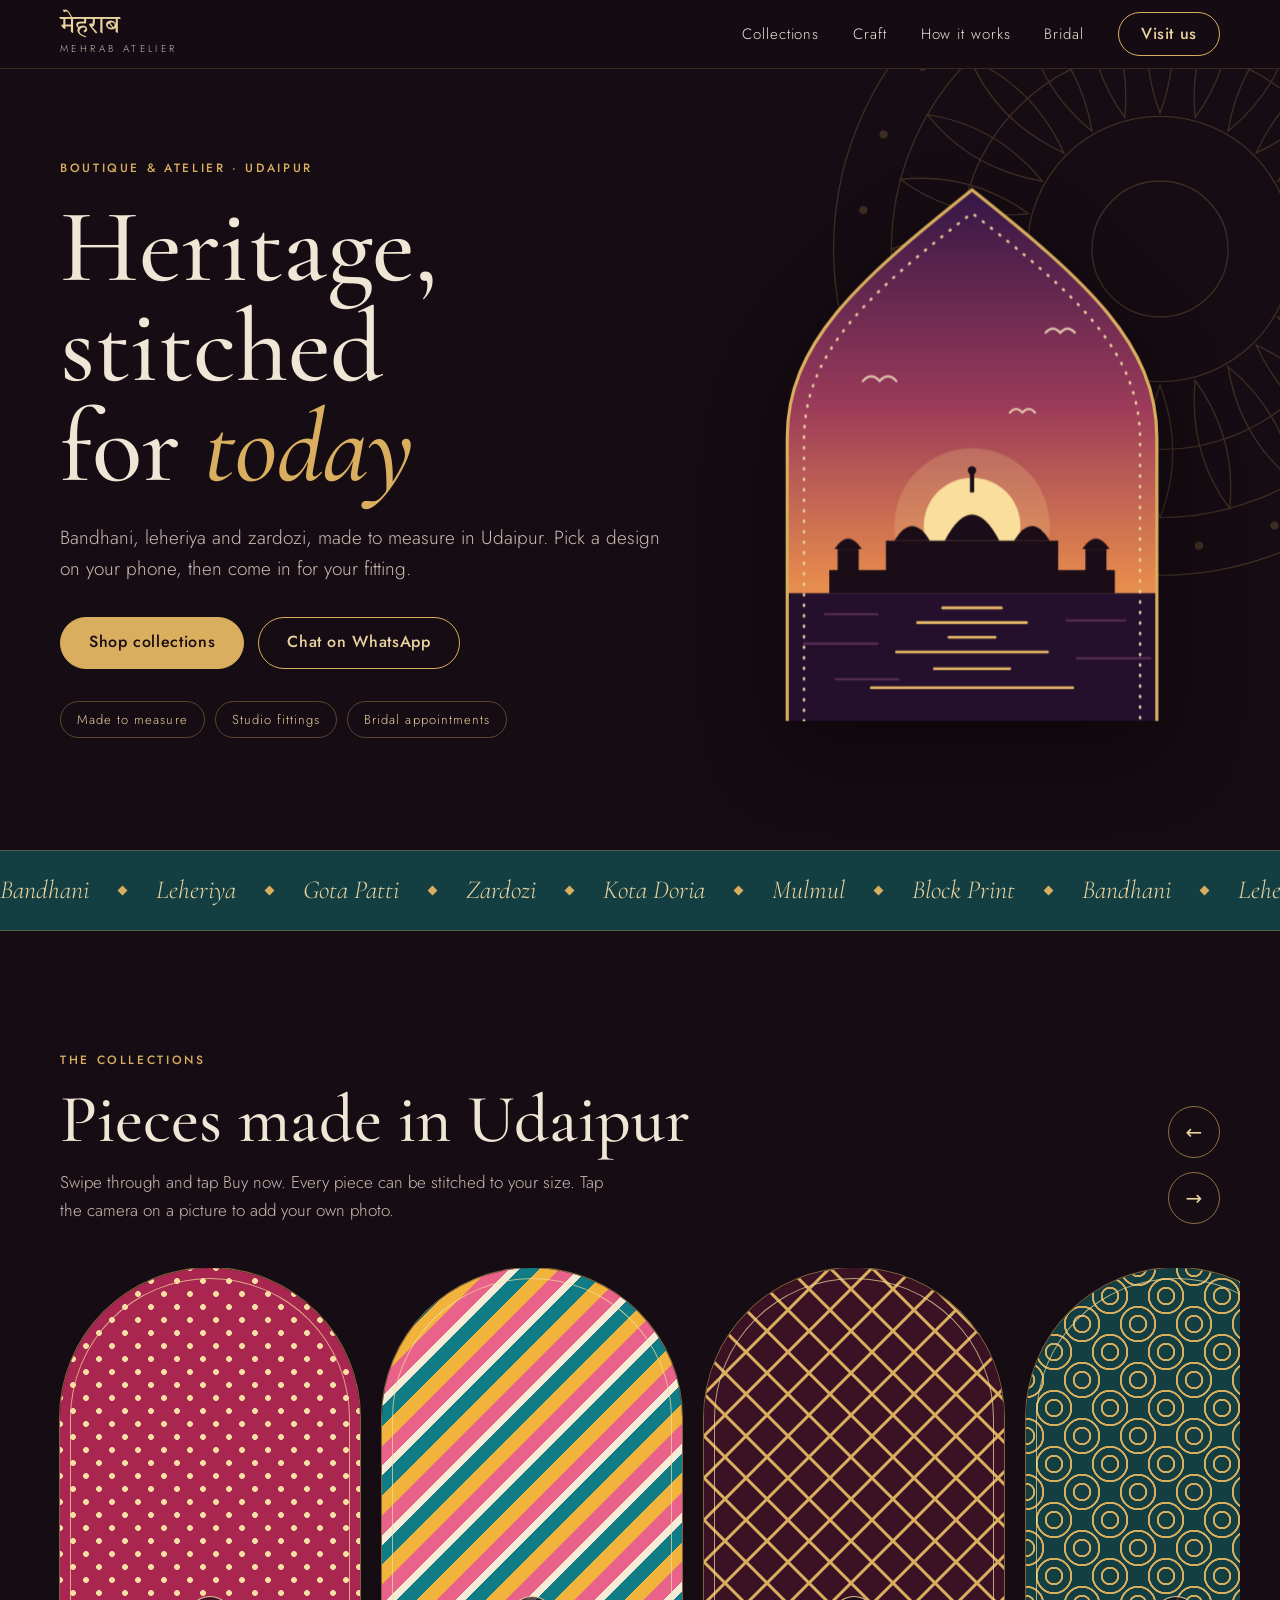
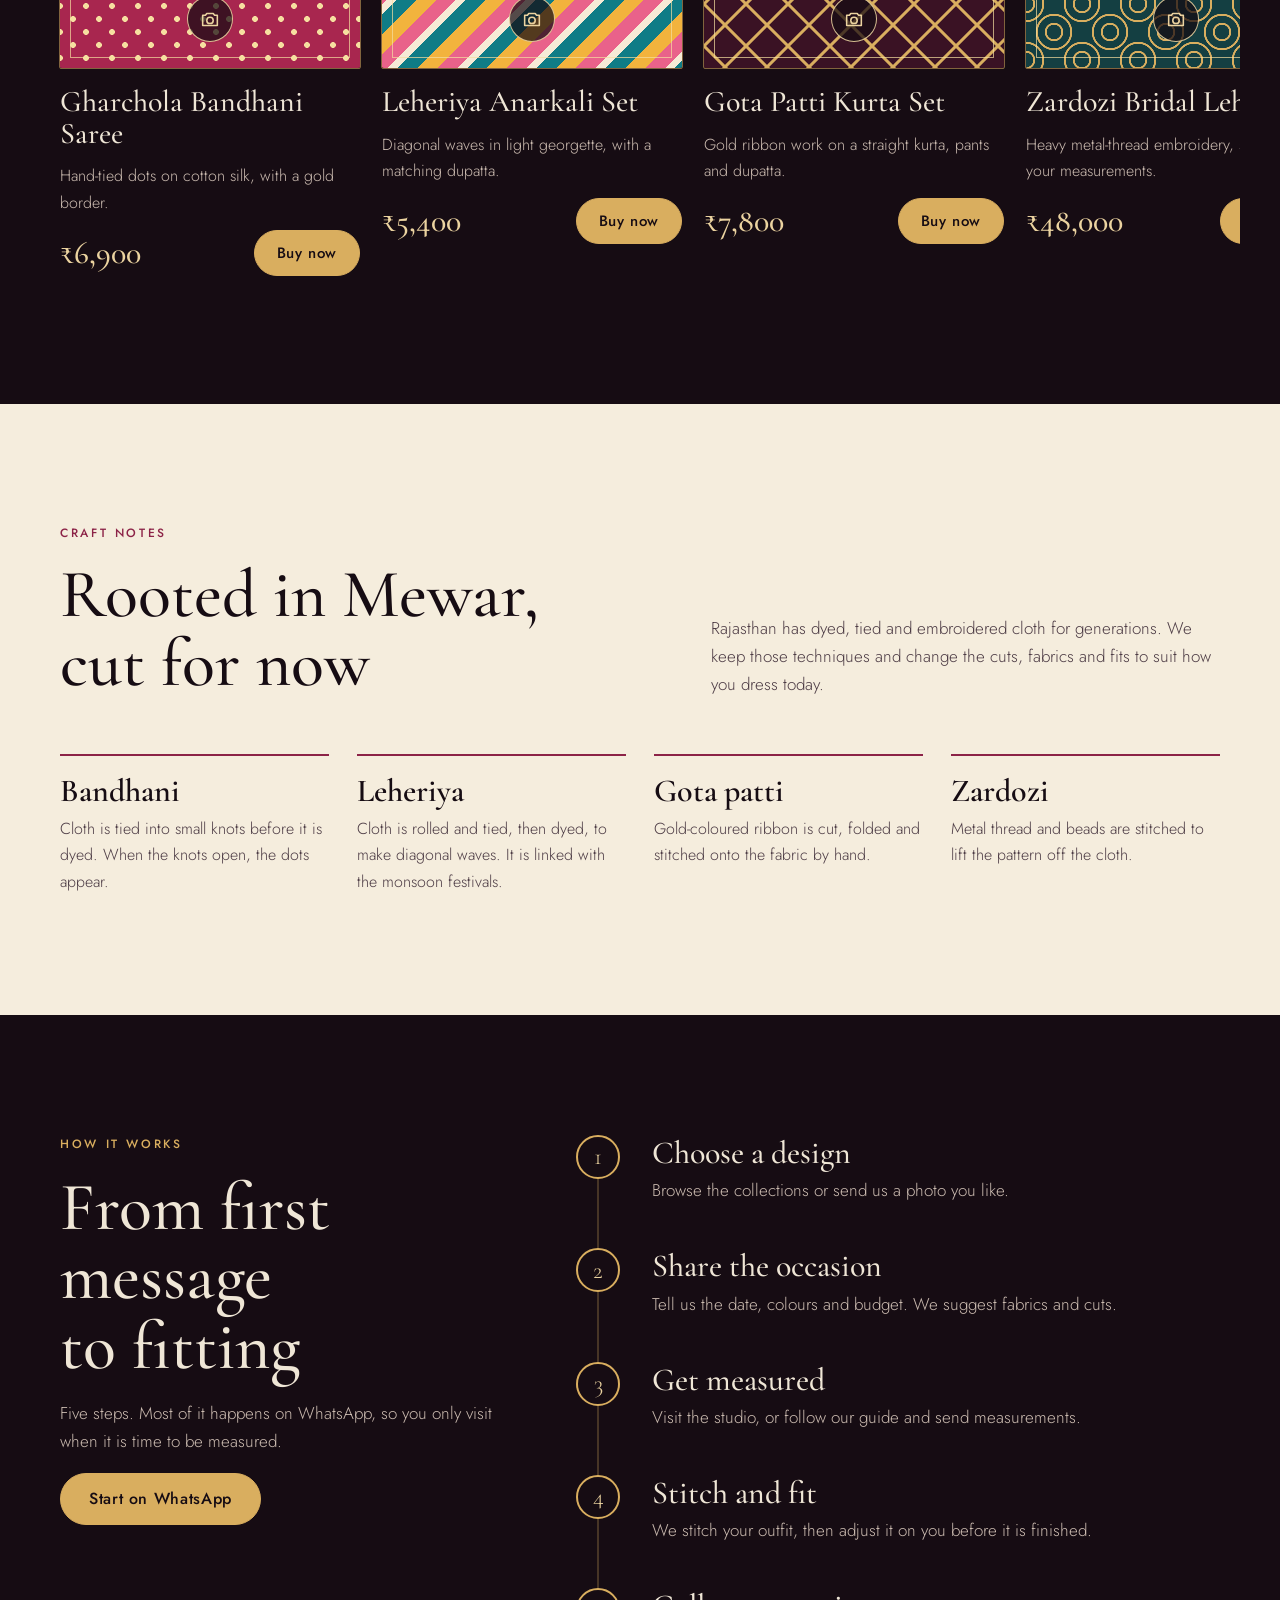
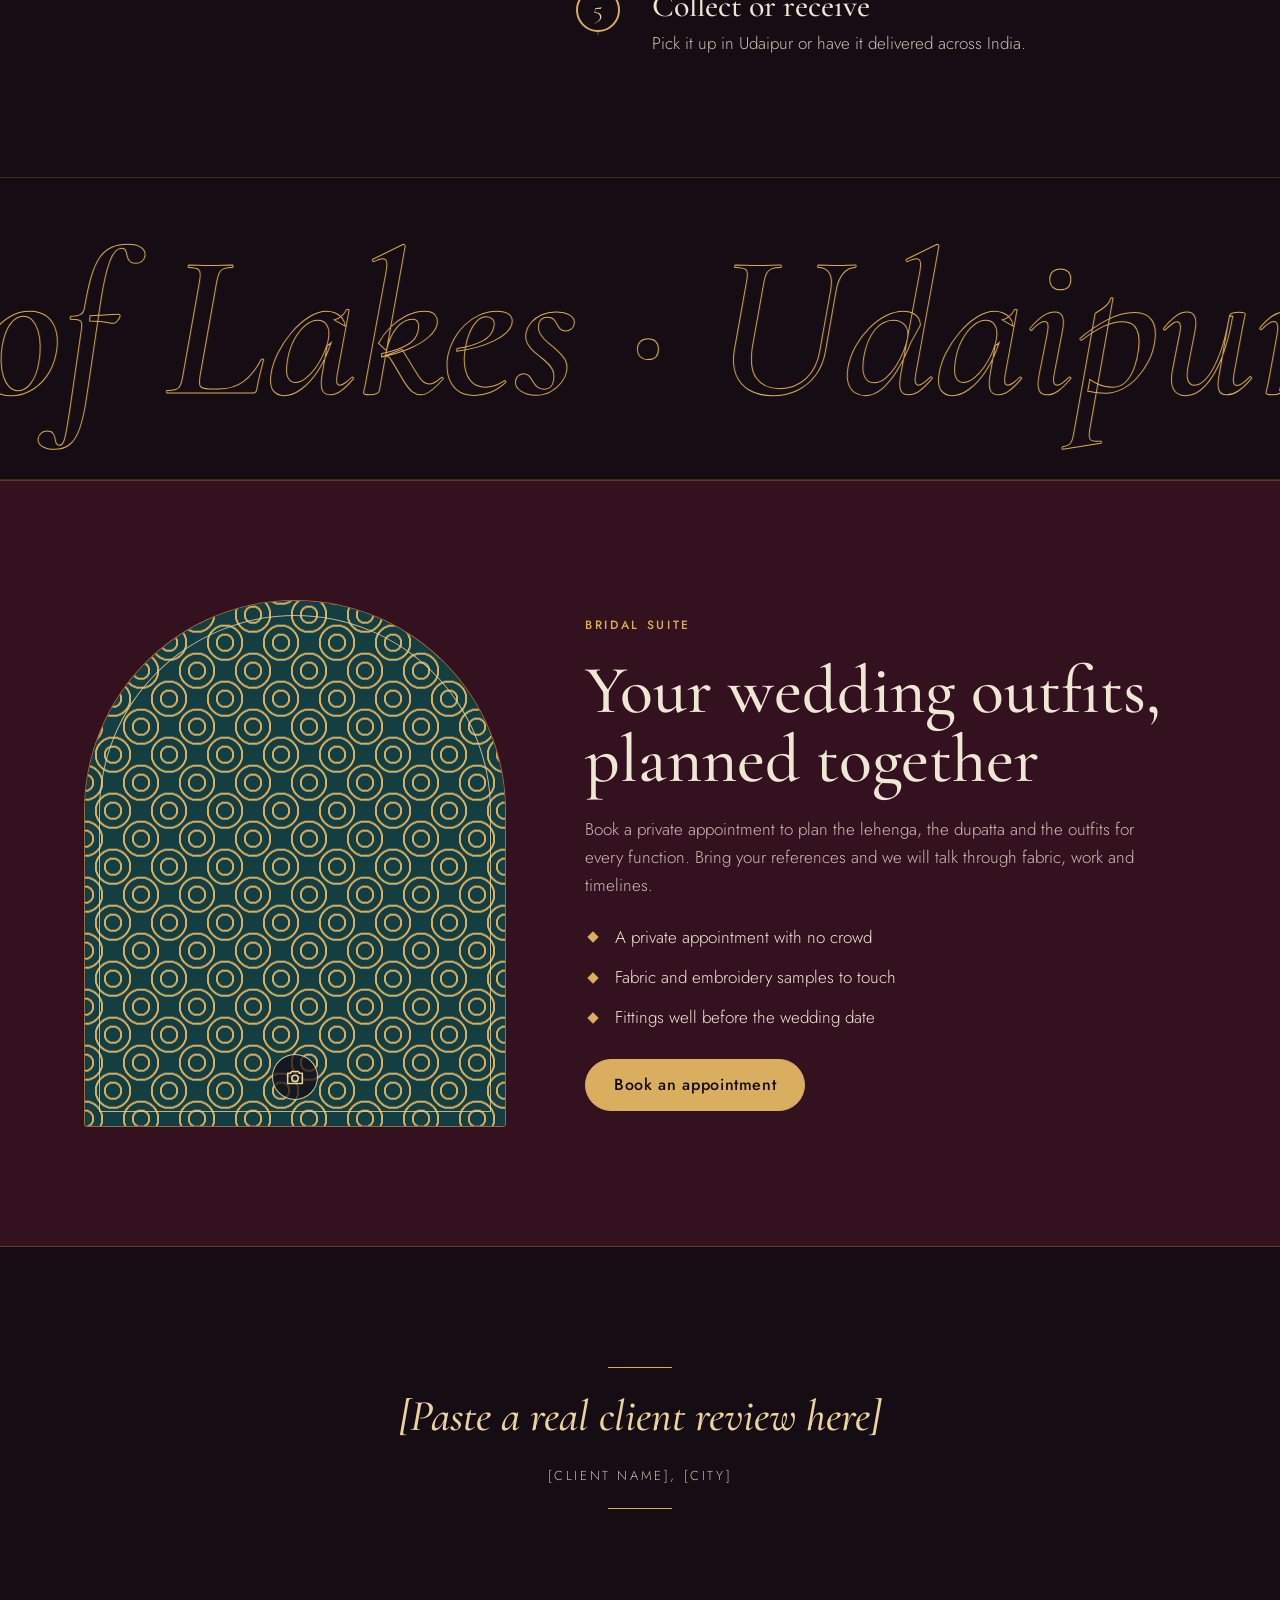
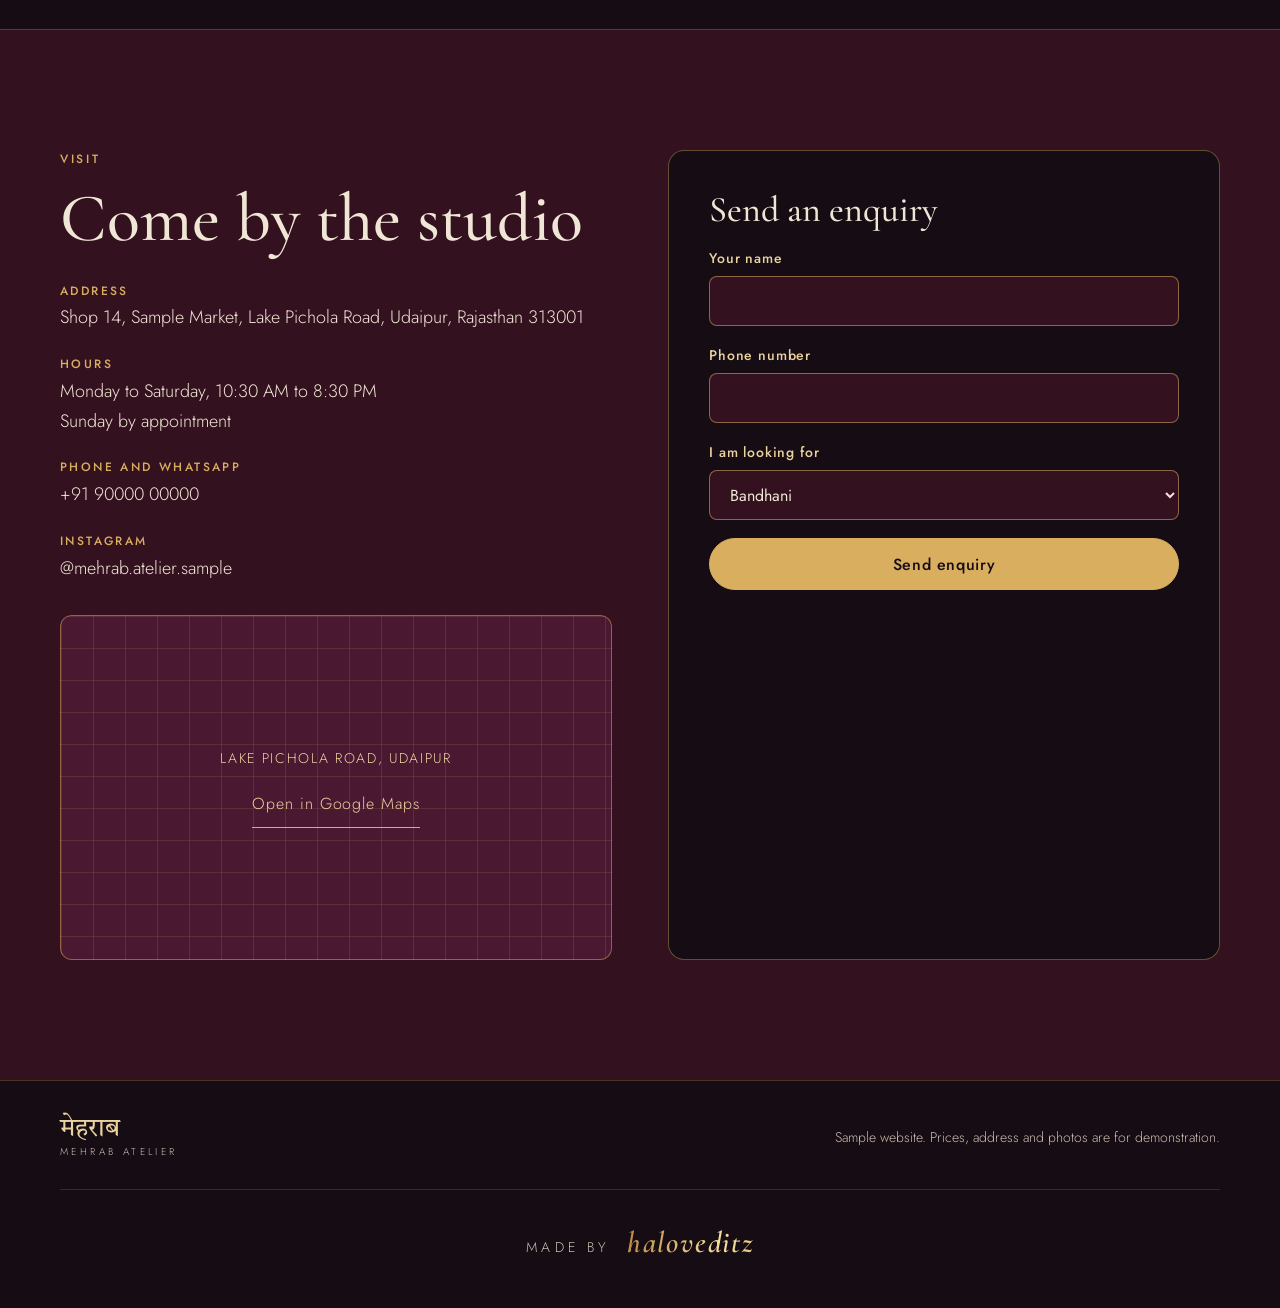
<file: mehraab-collection.html>
<!doctype html>
<html lang="en">
<head>
<meta charset="utf-8">
<meta name="viewport" content="width=device-width, initial-scale=1, viewport-fit=cover">
<title>Mehrab Atelier</title>
<link rel="stylesheet" href="https://fonts.googleapis.com/css2?family=Cormorant+Garamond:ital,wght@0,500;0,600;1,500;1,600&family=Jost:wght@300;400;500&family=Tiro+Devanagari+Hindi&display=swap">
<style>
/* Concept: Udaipur at dusk. Oxblood and gold, with a lake-teal band; arches, bandhani dots and leheriya stripes stand in for photos until real ones are added. */
:root{
  --ink:#160C13; --ink-a:rgba(22,12,19,.9); --wine:#34111F; --wine2:#4A1830;
  --gold:#D9AE5F; --gold2:#EBD3A0; --ivory:#F5EDDD; --text:#EFE6D6; --muted:#CBBBB0;
  --teal:#143F42; --rose:#D96A8E; --on-ivory:#4D3C45; --on-ivory-accent:#8C2347;
  --serif:'Cormorant Garamond',Georgia,'Times New Roman',serif;
  --sans:'Jost',system-ui,-apple-system,'Segoe UI',sans-serif;
  --deva:'Tiro Devanagari Hindi','Noto Serif Devanagari',serif;
  --ease:cubic-bezier(.2,.7,.2,1);
  color-scheme:dark;
}
*{box-sizing:border-box}
[hidden]{display:none!important}
html{scroll-behavior:smooth}
body{margin:0;background:var(--ink);color:var(--text);font-family:var(--sans);font-weight:300;font-size:17px;line-height:1.65;overflow-x:clip}
body::before{content:"";position:fixed;inset:0 0 auto;height:env(safe-area-inset-top,0px);background:var(--ink);z-index:70}
a{color:inherit;text-decoration:none}
h1,h2,h3,p,ul,ol,dl,dd,figure{margin:0}
ul,ol{padding:0;list-style:none}
button{font-family:inherit}
a:focus-visible,button:focus-visible,input:focus-visible,select:focus-visible,textarea:focus-visible{outline:3px solid var(--gold);outline-offset:3px}
@keyframes fadeIn{to{opacity:1}}
@keyframes draw{to{stroke-dashoffset:0}}
@keyframes rise{to{opacity:1;transform:none}}

.wrap{max-width:1200px;margin:0 auto;padding-left:max(20px,env(safe-area-inset-left,0px));padding-right:max(20px,env(safe-area-inset-right,0px))}
.sec{padding-block:clamp(64px,10vw,120px);scroll-margin-top:70px}
.eyebrow{font-size:12px;font-weight:500;letter-spacing:.22em;text-transform:uppercase;color:var(--gold)}
.h2{font-family:var(--serif);font-weight:500;font-size:clamp(38px,6.2vw,68px);line-height:1.02;text-wrap:balance}
.lead{color:var(--muted);max-width:56ch}
.btn{display:inline-flex;align-items:center;justify-content:center;gap:10px;min-height:52px;padding:0 28px;border-radius:999px;font-weight:500;font-size:16px;letter-spacing:.04em;border:1.5px solid var(--gold);cursor:pointer;transition:background .25s,color .25s,transform .25s}
.btn-gold{background:var(--gold);color:var(--ink);position:relative;overflow:hidden}
.btn-gold::after{content:"";position:absolute;inset:0;background:linear-gradient(100deg,transparent 32%,rgba(255,255,255,.55) 50%,transparent 68%);transform:translateX(-120%);animation:shine 5.5s ease-in-out 3.5s infinite;pointer-events:none}
@keyframes shine{0%,68%{transform:translateX(-120%)}100%{transform:translateX(120%)}}
.btn-gold:hover{background:var(--gold2)}
.btn-line{background:transparent;color:var(--gold2)}
.btn-line:hover{background:rgba(217,174,95,.14)}
.btn:active{transform:scale(.97)}

/* Loader: two doors open on the logo */
.loader{position:fixed;inset:0;z-index:100;display:grid;place-items:center;animation:ldGone 0s linear 2.4s forwards}
@keyframes ldGone{to{visibility:hidden;pointer-events:none}}
.door{position:absolute;top:0;bottom:0;width:50.4%;background:var(--wine)}
.door.l{left:0;border-right:1px solid var(--gold);animation:doorL .95s cubic-bezier(.7,0,.2,1) 1.4s forwards}
.door.r{right:0;border-left:1px solid var(--gold);animation:doorR .95s cubic-bezier(.7,0,.2,1) 1.4s forwards}
@keyframes doorL{to{transform:translateX(-101%)}}
@keyframes doorR{to{transform:translateX(101%)}}
.loader-mark{position:relative;z-index:2;display:flex;flex-direction:column;align-items:center;gap:10px;animation:markOut .4s ease 1.25s forwards}
@keyframes markOut{to{opacity:0;transform:scale(.95)}}
.lm-svg{width:86px;height:108px;margin-bottom:6px}
.lm-svg path{fill:none;stroke:var(--gold);stroke-width:2.6;stroke-linecap:round;stroke-dasharray:1;stroke-dashoffset:1;animation:draw 1.1s ease .15s forwards}
.lm-svg path+path{stroke:var(--gold2);stroke-width:1.6;animation-delay:.4s}
.lm-d{font-family:var(--deva);font-size:36px;line-height:1.1;color:var(--gold2);opacity:0;animation:fadeIn .6s ease .6s forwards}
.lm-l{font-size:11px;letter-spacing:.42em;text-transform:uppercase;color:var(--muted);opacity:0;animation:fadeIn .6s ease .8s forwards}

/* Header */
.top{position:sticky;top:env(safe-area-inset-top,0px);z-index:60;background:var(--ink-a);-webkit-backdrop-filter:blur(10px);backdrop-filter:blur(10px);border-bottom:1px solid rgba(217,174,95,.18)}
.top .wrap{display:flex;align-items:center;justify-content:space-between;height:68px;position:relative}
.logo{display:flex;flex-direction:column;line-height:1;color:var(--gold2)}
.logo-d{font-family:var(--deva);font-size:25px}
.logo-l{font-size:10px;letter-spacing:.34em;text-transform:uppercase;color:var(--muted);margin-top:5px}
.nav{display:none;align-items:center;gap:34px;font-size:15px;letter-spacing:.06em}
.nav a{padding:10px 0;position:relative}
.nav a::after{content:"";position:absolute;left:0;right:0;bottom:4px;height:1px;background:var(--gold);transform:scaleX(0);transform-origin:left;transition:transform .3s}
.nav a:hover::after{transform:scaleX(1)}
.nav a.btn::after{display:none}
.menu-btn{min-height:44px;min-width:44px;padding:0 18px;border-radius:999px;border:1.5px solid rgba(217,174,95,.55);background:transparent;color:var(--gold2);font-size:14px;letter-spacing:.1em;text-transform:uppercase;cursor:pointer}
.prog{position:absolute;left:0;bottom:-1px;height:2px;width:100%;background:var(--gold);transform:scaleX(0);transform-origin:left}
@media(min-width:900px){.nav{display:flex}.menu-btn{display:none}}
.sheet{position:fixed;inset:0;z-index:50;background:var(--ink);padding:calc(110px + env(safe-area-inset-top,0px)) max(24px,env(safe-area-inset-right,0px)) 40px max(24px,env(safe-area-inset-left,0px));display:flex;flex-direction:column;gap:6px;overflow-y:auto}
.sheet a{font-family:var(--serif);font-size:44px;line-height:1.2;padding:8px 0;border-bottom:1px solid rgba(217,174,95,.18);color:var(--gold2)}

/* Hero */
.hero{position:relative;overflow:hidden;padding-block:clamp(40px,7vw,96px) clamp(64px,9vw,112px)}
.mandala{position:absolute;right:-220px;top:-160px;width:680px;height:680px;opacity:.2;pointer-events:none}
.dust-layer{position:absolute;inset:0;overflow:hidden;pointer-events:none}
.dust{position:absolute;bottom:-12px;border-radius:50%;background:var(--gold);opacity:0;animation:dust linear infinite}
@keyframes dust{0%{transform:translate3d(0,0,0);opacity:0}12%{opacity:.75}100%{transform:translate3d(var(--dx,20px),-760px,0);opacity:0}}
.hero-grid{position:relative;display:grid;gap:56px;align-items:center}
.hero-grid>*{min-width:0}
@media(min-width:900px){.hero-grid{grid-template-columns:1.1fr .9fr}}
.hero h1{font-family:var(--serif);font-weight:500;font-size:clamp(50px,10.5vw,104px);line-height:.96;text-wrap:balance;margin-top:20px}
.hero h1 em{color:var(--gold);font-weight:500}
.ln{display:inline-block;overflow:hidden;vertical-align:top;padding-bottom:.16em;margin-bottom:-.16em}
.ln>span{display:inline-block;transform:translateY(115%);animation:rise 1s var(--ease) forwards;animation-delay:calc(1.7s + var(--i,0) * 130ms)}
.rise{opacity:0;transform:translateY(26px);animation:rise .95s var(--ease) forwards;animation-delay:calc(1.7s + var(--i,0) * 120ms)}
.hero .lead{margin-top:24px;font-size:19px}
.cta{display:flex;flex-wrap:wrap;gap:14px;margin-top:32px}
.facts{display:flex;flex-wrap:wrap;gap:10px;margin-top:32px}
.facts li{border:1px solid rgba(217,174,95,.35);border-radius:999px;padding:7px 16px;font-size:13px;letter-spacing:.08em;color:var(--gold2)}
.art-wrap{width:100%;max-width:420px;margin-inline:auto;will-change:transform}
.arch{display:block;width:100%;height:auto;filter:drop-shadow(0 30px 40px rgba(0,0,0,.45))}
.arch-fill{opacity:0;animation:fadeIn 1.3s ease 1.8s forwards}
.arch-line{stroke-dasharray:1;stroke-dashoffset:1;animation:draw 1.9s ease 1.6s forwards}
.arch-dots{opacity:0;animation:fadeIn 1s ease 3.2s forwards}
.sun-glow{transform-box:fill-box;transform-origin:center;animation:pulse 5s ease-in-out infinite}
@keyframes pulse{0%,100%{transform:scale(1);opacity:.22}50%{transform:scale(1.14);opacity:.34}}
.shimmer path{animation:shim 3.2s ease-in-out infinite}
.shimmer path:nth-child(2){animation-delay:.4s}.shimmer path:nth-child(3){animation-delay:.8s}.shimmer path:nth-child(4){animation-delay:1.2s}.shimmer path:nth-child(5){animation-delay:1.6s}.shimmer path:nth-child(6){animation-delay:2s}
@keyframes shim{0%,100%{opacity:.25}50%{opacity:.9}}
.birds{animation:glide 9s ease-in-out infinite alternate}
@keyframes glide{from{transform:translateX(-14px)}to{transform:translateX(18px)}}

/* Marquee */
.marq{background:var(--teal);border-block:1px solid rgba(217,174,95,.3);overflow:hidden}
.marq-track{display:flex;width:max-content;animation:marq 40s linear infinite}
.marq-track span{display:flex;align-items:center;font-family:var(--serif);font-style:italic;font-size:26px;color:var(--gold2);padding-block:18px;white-space:nowrap}
.marq-track span::after{content:"";width:7px;height:7px;background:var(--gold);transform:rotate(45deg);margin-inline:30px}
@keyframes marq{to{transform:translateX(-50%)}}

/* Collections */
.col-head{display:flex;flex-wrap:wrap;align-items:flex-end;justify-content:space-between;gap:24px;margin-bottom:44px}
.col-head>div{display:flex;flex-direction:column;gap:14px;min-width:0}
.arrows{display:none;gap:10px}
@media(min-width:900px){.arrows{display:flex}}
.arrow{width:52px;height:52px;border-radius:50%;border:1.5px solid rgba(217,174,95,.6);background:transparent;color:var(--gold2);cursor:pointer;display:grid;place-items:center;font-size:20px}
.arrow:hover{background:rgba(217,174,95,.15)}
.rail{display:flex;gap:22px;overflow-x:auto;scroll-snap-type:x mandatory;scrollbar-width:none;margin-inline:calc(-1 * max(20px,env(safe-area-inset-left,0px)));padding-inline:max(20px,env(safe-area-inset-left,0px));scroll-padding-inline:max(20px,env(safe-area-inset-left,0px));padding-bottom:8px}
.rail::-webkit-scrollbar{display:none}
.card{flex:0 0 min(76vw,300px);scroll-snap-align:start;display:flex;flex-direction:column;gap:14px}
.art{position:relative;aspect-ratio:3/4;border-radius:999px 999px 12px 12px;overflow:hidden;box-shadow:0 0 0 1px rgba(217,174,95,.55)}
.art::after{content:"";position:absolute;inset:10px;border:1px solid rgba(246,223,160,.7);border-radius:999px 999px 4px 4px;pointer-events:none;z-index:2}
.tex{position:absolute;inset:0;transition:transform .9s var(--ease),opacity .4s}
.card:hover .tex{transform:scale(1.08)}
.photo{position:absolute;inset:0;width:100%;height:100%;object-fit:cover;cursor:pointer;z-index:1}
.has-photo .tex,.has-photo .addphoto{display:none}
.addphoto{position:absolute;left:50%;bottom:26px;transform:translateX(-50%);z-index:3;width:46px;height:46px;border-radius:50%;border:1.5px solid rgba(235,211,160,.9);background:rgba(22,12,19,.72);color:var(--gold2);display:grid;place-items:center;cursor:pointer;transition:background .25s}
.addphoto:hover{background:var(--ink)}
.addphoto svg{width:22px;height:22px}
.card h3{font-family:var(--serif);font-weight:500;font-size:30px;line-height:1.05;margin-top:4px}
.card p{color:var(--muted);font-size:16px}
.card-foot{display:flex;align-items:center;justify-content:space-between;gap:12px}
.price{font-family:var(--serif);font-size:32px;font-weight:500;color:var(--gold2);line-height:1}
.card-foot .buy{min-height:46px;padding:0 22px;font-size:15px}
.tex-bandhani{background-color:#A8264F;background-image:radial-gradient(circle,#F6DFA0 0 2.6px,transparent 3.2px),radial-gradient(circle,#F6DFA0 0 2.6px,transparent 3.2px);background-size:26px 26px;background-position:0 0,13px 13px}
.tex-bandhani2{background-color:#0F6B72;background-image:radial-gradient(circle,#F6DFA0 0 2.6px,transparent 3.2px),radial-gradient(circle,#F6DFA0 0 2.6px,transparent 3.2px);background-size:26px 26px;background-position:0 0,13px 13px}
.tex-leheriya{background:repeating-linear-gradient(135deg,#0F7C86 0 14px,#F2B33D 14px 28px,#E9628A 28px 42px,#F6EBD6 42px 49px)}
.tex-gota{background-color:#3A1224;background-image:linear-gradient(45deg,transparent 47%,#D9AE5F 48% 52%,transparent 53%),linear-gradient(-45deg,transparent 47%,#D9AE5F 48% 52%,transparent 53%);background-size:42px 42px}
.tex-zardozi{background-color:#143F42;background-image:radial-gradient(circle at center,transparent 0 7px,#D9AE5F 7.5px 9px,transparent 9.5px 16px,#D9AE5F 16.5px 18px,transparent 18.5px),radial-gradient(circle at center,transparent 0 7px,#D9AE5F 7.5px 9px,transparent 9.5px 16px,#D9AE5F 16.5px 18px,transparent 18.5px);background-size:56px 56px;background-position:0 0,28px 28px}
.tex-kota{background-color:#D8C9A8;background-image:linear-gradient(#8A7B58 1.5px,transparent 1.5px),linear-gradient(90deg,#8A7B58 1.5px,transparent 1.5px),linear-gradient(#5F5238 2.5px,transparent 2.5px),linear-gradient(90deg,#5F5238 2.5px,transparent 2.5px);background-size:24px 24px,24px 24px,72px 72px,72px 72px}

/* Ivory band: craft notes */
.band-ivory{background:var(--ivory);color:var(--ink)}
.band-ivory .eyebrow{color:var(--on-ivory-accent)}
.band-ivory .lead{color:var(--on-ivory)}
.craft-top{display:grid;gap:28px;margin-bottom:56px}
.craft-top>*{min-width:0}
@media(min-width:900px){.craft-top{grid-template-columns:1.1fr .9fr;align-items:end}}
.craft-top>div{display:flex;flex-direction:column;gap:16px}
.notes{display:grid;gap:36px 28px;grid-template-columns:repeat(auto-fit,minmax(230px,1fr))}
.note{border-top:2px solid var(--on-ivory-accent);padding-top:18px;display:flex;flex-direction:column;gap:8px}
.note h3{font-family:var(--serif);font-weight:600;font-size:32px;line-height:1.05}
.note p{color:var(--on-ivory);font-size:16px}

/* Process */
.proc{display:grid;gap:56px}
.proc>*{min-width:0}
@media(min-width:900px){.proc{grid-template-columns:5fr 7fr}}
.stick{display:flex;flex-direction:column;gap:18px;align-self:start}
@media(min-width:900px){.stick{position:sticky;top:calc(110px + env(safe-area-inset-top,0px))}}
.steps-wrap{position:relative}
.line,.fill{position:absolute;left:21px;top:22px;bottom:22px;width:2px}
.line{background:rgba(217,174,95,.25)}
.fill{background:var(--gold);transform-origin:top;transform:scaleY(0)}
.steps{display:grid;gap:44px;position:relative}
.step{position:relative;padding-left:76px;min-height:44px}
.step .n{position:absolute;left:0;top:0;width:44px;height:44px;border-radius:50%;background:var(--ink);border:2px solid var(--gold);color:var(--gold2);display:grid;place-items:center;font-family:var(--serif);font-size:24px}
.step h3{font-family:var(--serif);font-weight:500;font-size:32px;line-height:1.1;margin-bottom:6px}
.step p{color:var(--muted)}

/* Sliding outline type */
.bigtype{overflow:hidden;white-space:nowrap;padding-block:clamp(20px,5vw,48px);border-block:1px solid rgba(217,174,95,.2)}
.bigtype span{display:inline-block;font-family:var(--serif);font-style:italic;font-weight:600;font-size:clamp(70px,16vw,210px);line-height:1;color:transparent;-webkit-text-stroke:1px var(--gold);will-change:transform}

/* Bridal */
.bridal-band{background:var(--wine);border-block:1px solid rgba(217,174,95,.25)}
.bridal{display:grid;gap:56px;align-items:center}
.bridal>*{min-width:0}
@media(min-width:900px){.bridal{grid-template-columns:.85fr 1.15fr}}
.big-arch{position:relative;width:100%;max-width:420px;aspect-ratio:4/5;margin-inline:auto;border-radius:999px 999px 12px 12px;overflow:hidden;box-shadow:0 0 0 1px rgba(217,174,95,.6)}
.big-arch::after{content:"";position:absolute;inset:14px;border:1px solid rgba(235,211,160,.8);border-radius:999px 999px 4px 4px;z-index:2;pointer-events:none}
.big-arch .tex{inset:-12% 0}
.bridal-copy{display:flex;flex-direction:column;gap:20px;align-items:flex-start}
.ticks{display:grid;gap:12px;margin-top:4px}
.ticks li{position:relative;padding-left:30px;color:var(--text)}
.ticks li::before{content:"";position:absolute;left:4px;top:.62em;width:8px;height:8px;background:var(--gold);transform:rotate(45deg)}

/* Review */
.review{max-width:820px;margin-inline:auto;text-align:center;display:flex;flex-direction:column;gap:22px;align-items:center}
.review blockquote{margin:0;font-family:var(--serif);font-style:italic;font-weight:500;font-size:clamp(28px,4.4vw,44px);line-height:1.2;text-wrap:balance;color:var(--gold2)}
.review .who{font-size:13px;letter-spacing:.2em;text-transform:uppercase;color:var(--muted)}
.rule{width:64px;height:1px;background:var(--gold)}

/* Visit */
.visit-band{background:var(--wine);border-top:1px solid rgba(217,174,95,.25)}
.visit{display:grid;gap:56px}
.visit>*{min-width:0}
@media(min-width:900px){.visit{grid-template-columns:1fr 1fr}}
.info{display:flex;flex-direction:column;gap:22px;margin-top:28px}
.info dt{font-size:12px;font-weight:500;letter-spacing:.2em;text-transform:uppercase;color:var(--gold)}
.info dd{margin-top:2px;font-size:18px}
.map{margin-top:32px;border:1px solid rgba(217,174,95,.5);border-radius:12px;aspect-ratio:16/10;display:grid;place-items:center;text-align:center;padding:20px;background-color:var(--wine2);background-image:linear-gradient(rgba(217,174,95,.14) 1px,transparent 1px),linear-gradient(90deg,rgba(217,174,95,.14) 1px,transparent 1px);background-size:32px 32px;color:var(--gold2);font-size:14px;letter-spacing:.12em;text-transform:uppercase}
.map a{display:inline-block;margin-top:10px;padding-block:10px;border-bottom:1px solid var(--gold);letter-spacing:.06em;text-transform:none;font-size:16px}
.form{background:var(--ink);border:1px solid rgba(217,174,95,.4);border-radius:16px;padding:clamp(22px,4vw,40px);display:flex;flex-direction:column;gap:18px}
.form h3{font-family:var(--serif);font-weight:500;font-size:36px;line-height:1.05}
.field{display:flex;flex-direction:column;gap:6px}
.field label{font-size:14px;font-weight:500;letter-spacing:.06em;color:var(--gold2)}
.field input,.field select,.field textarea{min-height:50px;padding:0 16px;border-radius:8px;border:1.5px solid rgba(217,174,95,.55);background:var(--wine);color:var(--text);font-family:inherit;font-size:16px;width:100%}
.field textarea{padding:12px 16px;min-height:84px;resize:vertical;line-height:1.5}
.note-line{min-height:1.6em;font-size:15px;color:var(--gold2)}

/* Footer */
.foot{background:var(--ink);border-top:1px solid rgba(217,174,95,.25);padding-block:36px 40px}
.foot-row{display:flex;flex-wrap:wrap;justify-content:space-between;gap:18px 32px;align-items:center}
.foot p{font-size:14px;color:var(--muted)}
.made{margin-top:32px;padding-top:28px;border-top:1px solid rgba(217,174,95,.18);text-align:center;font-size:13px;letter-spacing:.3em;text-transform:uppercase;color:var(--muted)}
.made strong{display:inline-block;margin-left:8px;font-family:var(--serif);font-size:30px;font-style:italic;font-weight:600;letter-spacing:.06em;text-transform:none;background:linear-gradient(100deg,#B98A3E 0%,#F6DFA0 35%,#B98A3E 70%,#F6DFA0 100%);background-size:220% 100%;-webkit-background-clip:text;background-clip:text;color:transparent;animation:gleam 4s linear infinite}
@keyframes gleam{to{background-position:-220% 0}}
@media(max-width:759px){.foot{padding-bottom:calc(110px + env(safe-area-inset-bottom,0px))}}

/* Phone dock */
.dock{position:fixed;left:0;right:0;bottom:0;z-index:55;display:flex;gap:10px;padding:10px max(16px,env(safe-area-inset-right,0px)) calc(10px + env(safe-area-inset-bottom,0px)) max(16px,env(safe-area-inset-left,0px));background:var(--ink-a);-webkit-backdrop-filter:blur(10px);backdrop-filter:blur(10px);border-top:1px solid rgba(217,174,95,.3)}
.dock .btn{flex:1;min-height:48px;padding:0 12px;font-size:15px}
@media(min-width:760px){.dock{display:none}}

/* Checkout (demo) */
.co{position:fixed;inset:0;z-index:90;display:flex;align-items:flex-end;justify-content:center}
.co-back{position:absolute;inset:0;background:rgba(10,5,9,.74);-webkit-backdrop-filter:blur(4px);backdrop-filter:blur(4px);opacity:0;animation:fadeIn .3s forwards}
.co-panel{position:relative;width:100%;max-height:94vh;max-height:94dvh;overflow-y:auto;background:var(--wine);border:1px solid rgba(217,174,95,.45);border-radius:24px 24px 0 0;padding:22px max(20px,env(safe-area-inset-right,0px)) calc(26px + env(safe-area-inset-bottom,0px)) max(20px,env(safe-area-inset-left,0px));animation:sheetUp .45s cubic-bezier(.2,.8,.2,1)}
@keyframes sheetUp{from{transform:translateY(100%)}to{transform:none}}
@keyframes popIn{from{opacity:0;transform:translateY(24px) scale(.97)}to{opacity:1;transform:none}}
@media(min-width:760px){.co{align-items:center}.co-panel{max-width:520px;border-radius:20px;padding:32px;animation-name:popIn}}
.co-head{display:flex;align-items:center;justify-content:space-between;gap:12px}
.co-head h2{font-family:var(--serif);font-weight:500;font-size:36px;line-height:1.05}
.co-x{width:44px;height:44px;border-radius:50%;border:1.5px solid rgba(217,174,95,.55);background:transparent;color:var(--gold2);font-size:24px;line-height:1;cursor:pointer}
.demo-note{margin-top:8px;font-size:14px;color:var(--gold2)}
.co-step{display:flex;flex-direction:column;gap:18px;margin-top:20px}
.co-item{display:grid;grid-template-columns:72px 1fr;gap:16px;align-items:center;padding-bottom:18px;border-bottom:1px solid rgba(217,174,95,.25)}
.co-thumb{width:72px;height:88px;border-radius:999px 999px 8px 8px;box-shadow:0 0 0 1px rgba(217,174,95,.6)}
.co-item h3{font-family:var(--serif);font-weight:500;font-size:26px;line-height:1.1}
.co-item p{color:var(--gold2);font-size:18px}
.co-row{display:flex;gap:16px;flex-wrap:wrap}
.co-row>.field{flex:1 1 150px;min-width:0}
.qty{display:inline-flex;align-items:center;border:1.5px solid rgba(217,174,95,.55);border-radius:999px;align-self:flex-start}
.qty button{width:48px;height:48px;border:0;background:transparent;color:var(--gold2);font-size:22px;cursor:pointer;border-radius:50%}
.qty output{min-width:34px;text-align:center;font-size:18px;color:var(--text)}
.sum{display:flex;flex-direction:column;gap:6px;padding-top:6px}
.sum div{display:flex;justify-content:space-between;gap:12px;color:var(--muted)}
.sum .tot{color:var(--gold2);font-family:var(--serif);font-size:30px;padding-top:6px;border-top:1px solid rgba(217,174,95,.25)}
.err{min-height:1.4em;font-size:15px;color:#FFB4A8}
.linkbtn{background:none;border:0;color:var(--gold2);text-decoration:underline;text-underline-offset:4px;font-size:15px;cursor:pointer;padding:10px 0;align-self:flex-start}
.opts{display:flex;flex-direction:column;gap:10px}
.opt{display:flex;align-items:center;gap:14px;min-height:58px;padding:0 16px;border:1.5px solid rgba(217,174,95,.4);border-radius:12px;cursor:pointer;color:var(--text)}
.opt:has(input:checked){border-color:var(--gold);background:rgba(217,174,95,.1)}
.opt input{width:20px;height:20px;accent-color:#D9AE5F;margin:0}
.opt small{display:block;color:var(--muted);font-size:13px;line-height:1.3}
.co-actions{display:flex;flex-wrap:wrap;gap:12px}
.co-actions .btn{flex:1 1 160px}
.spin{width:64px;height:64px;border-radius:50%;border:3px solid rgba(217,174,95,.25);border-top-color:var(--gold);animation:rot 1s linear infinite;margin:20px auto 8px}
@keyframes rot{to{transform:rotate(360deg)}}
.center{align-items:center;text-align:center}
.tick-svg{width:92px;height:92px}
.tick-svg circle,.tick-svg path{fill:none;stroke:var(--gold);stroke-width:3;stroke-linecap:round;stroke-linejoin:round;stroke-dasharray:1;stroke-dashoffset:1;animation:draw .8s ease forwards}
.tick-svg path{animation-delay:.5s;stroke:var(--gold2)}
.order-no{font-family:var(--serif);font-size:34px;color:var(--gold2)}

/* Scroll reveal: resting state stays readable */
[data-reveal]{opacity:.35;transform:translateY(30px);transition:opacity .9s ease,transform .9s var(--ease);transition-delay:var(--d,0ms)}
[data-reveal].in{opacity:1;transform:none}
@media(prefers-reduced-motion:reduce){
  html{scroll-behavior:auto}
  [data-reveal]{opacity:1;transform:none;transition:none}
  .marq-track,.btn-gold::after,.sun-glow,.shimmer path,.birds,.made strong{animation:none}
  .loader{display:none}
  .rise,.ln>span,.arch-fill,.arch-dots{animation:none;opacity:1;transform:none}
  .arch-line{animation:none;stroke-dashoffset:0}
  .dust-layer{display:none}
  .tex,.btn{transition:none}
}
</style>
<style>:root{padding-top:env(safe-area-inset-top,0px);padding-bottom:env(safe-area-inset-bottom,0px)}</style>
</head>
<body>


<div class="loader" id="loader" aria-hidden="true">
  <div class="door l"></div><div class="door r"></div>
  <div class="loader-mark">
    <svg class="lm-svg" viewBox="0 0 120 150"><path pathLength="1" d="M10 150V70C10 42 30 24 60 4C90 24 110 42 110 70V150"/><path pathLength="1" d="M26 150V72C26 52 42 38 60 22C78 38 94 52 94 72V150"/></svg>
    <span class="lm-d" lang="hi">मेहराब</span>
    <span class="lm-l">Mehrab Atelier</span>
  </div>
</div>

<header class="top" id="top">
  <div class="wrap">
    <a class="logo" href="#top" aria-label="Mehrab Atelier, home">
      <span class="logo-d" lang="hi">मेहराब</span>
      <span class="logo-l">Mehrab Atelier</span>
    </a>
    <nav class="nav" aria-label="Main">
      <a href="#collections">Collections</a>
      <a href="#craft">Craft</a>
      <a href="#process">How it works</a>
      <a href="#bridal">Bridal</a>
      <a class="btn btn-line" href="#visit" style="min-height:44px;padding:0 22px">Visit us</a>
    </nav>
    <button class="menu-btn" id="menuBtn" type="button" aria-expanded="false" aria-controls="sheet">Menu</button>
    <span class="prog" aria-hidden="true"></span>
  </div>
</header>

<nav class="sheet" id="sheet" aria-label="Menu" hidden>
  <a href="#collections">Collections</a>
  <a href="#craft">Craft</a>
  <a href="#process">How it works</a>
  <a href="#bridal">Bridal</a>
  <a href="#visit">Visit us</a>
</nav>

<main>
<!-- Hero -->
<section class="hero">
  <svg class="mandala" id="mandala" viewBox="-200 -200 400 400" aria-hidden="true"></svg>
  <div class="dust-layer" id="dust" aria-hidden="true"></div>
  <div class="wrap hero-grid">
    <div>
      <p class="eyebrow rise" style="--i:0">Boutique &amp; Atelier · Udaipur</p>
      <h1><span class="ln"><span style="--i:0">Heritage,</span></span> <span class="ln"><span style="--i:1">stitched</span></span> <span class="ln"><span style="--i:2">for</span></span> <span class="ln"><span style="--i:3"><em>today</em></span></span></h1>
      <p class="lead rise" style="--i:4">Bandhani, leheriya and zardozi, made to measure in Udaipur. Pick a design on your phone, then come in for your fitting.</p>
      <div class="cta rise" style="--i:5">
        <a class="btn btn-gold" href="#collections">Shop collections</a>
        <a class="btn btn-line" href="https://wa.me/" rel="noopener">Chat on WhatsApp</a>
      </div>
      <ul class="facts rise" style="--i:6">
        <li>Made to measure</li>
        <li>Studio fittings</li>
        <li>Bridal appointments</li>
      </ul>
    </div>
    <div class="art-wrap" data-par="0.05">
      <svg class="arch" viewBox="0 0 400 520" role="img" aria-label="Illustration of an arched window looking over a lake palace at sunset">
        <defs>
          <clipPath id="archClip"><path d="M24 520V250C24 160 92 100 200 14C308 100 376 160 376 250V520Z"/></clipPath>
          <linearGradient id="sky" x1="0" y1="0" x2="0" y2="1">
            <stop offset="0" stop-color="#2D1445"/><stop offset=".42" stop-color="#9B3B5A"/><stop offset=".74" stop-color="#E58A4E"/><stop offset="1" stop-color="#F3C26B"/>
          </linearGradient>
        </defs>
        <g class="arch-fill" clip-path="url(#archClip)">
          <rect width="400" height="520" fill="url(#sky)"/>
          <g class="birds" fill="none" stroke="#F5E3C0" stroke-width="2" stroke-linecap="round" opacity=".85">
            <path d="M96 196q8-9 16 0q8-9 16 0"/><path d="M270 150q7-8 14 0q7-8 14 0"/><path d="M236 226q6-7 12 0q6-7 12 0"/>
          </g>
          <g id="sun">
            <circle class="sun-glow" cx="200" cy="334" r="74" fill="#F7D58A" opacity=".22"/>
            <circle cx="200" cy="334" r="46" fill="#F9DE9C"/>
          </g>
          <g fill="#1A0D18">
            <rect x="64" y="376" width="272" height="22"/>
            <rect x="118" y="348" width="164" height="30"/>
            <path d="M174 348Q200 298 226 348Z"/>
            <rect x="198" y="284" width="4" height="18"/>
            <circle cx="200" cy="281" r="4"/>
            <path d="M126 348Q143 320 160 348Z"/>
            <path d="M240 348Q257 320 274 348Z"/>
            <rect x="72" y="356" width="20" height="22"/>
            <path d="M69 356Q82 336 95 356Z"/>
            <rect x="308" y="356" width="20" height="22"/>
            <path d="M305 356Q318 336 331 356Z"/>
          </g>
          <rect y="398" width="400" height="122" fill="#24102D"/>
          <g class="shimmer" stroke="#F3C26B" stroke-width="2.5" stroke-linecap="round">
            <path d="M172 412h56"/><path d="M148 426h104"/><path d="M178 440h44"/><path d="M128 454h144"/><path d="M164 470h72"/><path d="M104 488h192"/>
          </g>
          <g stroke="#6B3A63" stroke-width="2" stroke-linecap="round" opacity=".8">
            <path d="M60 418h50"/><path d="M290 424h56"/><path d="M40 446h70"/><path d="M300 460h70"/><path d="M70 480h60"/>
          </g>
        </g>
        <path class="arch-line" pathLength="1" d="M24 520V250C24 160 92 100 200 14C308 100 376 160 376 250V520" fill="none" stroke="#D9AE5F" stroke-width="3"/>
        <path class="arch-dots" d="M40 520V252C40 168 102 112 200 36C298 112 360 168 360 252V520" fill="none" stroke="#EBD3A0" stroke-width="2.4" stroke-dasharray="1 9" stroke-linecap="round"/>
      </svg>
    </div>
  </div>
</section>

<!-- Fabric ticker -->
<div class="marq" aria-hidden="true">
  <div class="marq-track">
    <span>Bandhani</span><span>Leheriya</span><span>Gota Patti</span><span>Zardozi</span><span>Kota Doria</span><span>Mulmul</span><span>Block Print</span>
    <span>Bandhani</span><span>Leheriya</span><span>Gota Patti</span><span>Zardozi</span><span>Kota Doria</span><span>Mulmul</span><span>Block Print</span>
  </div>
</div>

<!-- Collections -->
<section class="sec" id="collections">
  <div class="wrap">
    <div class="col-head">
      <div data-reveal>
        <p class="eyebrow">The Collections</p>
        <h2 class="h2">Pieces made in Udaipur</h2>
        <p class="lead">Swipe through and tap Buy now. Every piece can be stitched to your size. Tap the camera on a picture to add your own photo.</p>
      </div>
      <div class="arrows">
        <button class="arrow" type="button" data-rail="-1" aria-label="Previous pieces">&larr;</button>
        <button class="arrow" type="button" data-rail="1" aria-label="Next pieces">&rarr;</button>
      </div>
    </div>
    <div class="rail" id="rail" tabindex="0" aria-label="Pieces, scroll sideways"></div>
  </div>
</section>

<!-- Craft notes -->
<section class="sec band-ivory" id="craft">
  <div class="wrap">
    <div class="craft-top">
      <div data-reveal>
        <p class="eyebrow">Craft notes</p>
        <h2 class="h2">Rooted in Mewar, cut for now</h2>
      </div>
      <p class="lead" data-reveal data-d="120">Rajasthan has dyed, tied and embroidered cloth for generations. We keep those techniques and change the cuts, fabrics and fits to suit how you dress today.</p>
    </div>
    <div class="notes">
      <div class="note" data-reveal>
        <h3>Bandhani</h3>
        <p>Cloth is tied into small knots before it is dyed. When the knots open, the dots appear.</p>
      </div>
      <div class="note" data-reveal data-d="100">
        <h3>Leheriya</h3>
        <p>Cloth is rolled and tied, then dyed, to make diagonal waves. It is linked with the monsoon festivals.</p>
      </div>
      <div class="note" data-reveal data-d="200">
        <h3>Gota patti</h3>
        <p>Gold-coloured ribbon is cut, folded and stitched onto the fabric by hand.</p>
      </div>
      <div class="note" data-reveal data-d="300">
        <h3>Zardozi</h3>
        <p>Metal thread and beads are stitched to lift the pattern off the cloth.</p>
      </div>
    </div>
  </div>
</section>

<!-- Process -->
<section class="sec" id="process">
  <div class="wrap proc">
    <div class="stick" data-reveal>
      <p class="eyebrow">How it works</p>
      <h2 class="h2">From first message to fitting</h2>
      <p class="lead">Five steps. Most of it happens on WhatsApp, so you only visit when it is time to be measured.</p>
      <div><a class="btn btn-gold" href="https://wa.me/" rel="noopener">Start on WhatsApp</a></div>
    </div>
    <div class="steps-wrap" id="stepsWrap">
      <span class="line" aria-hidden="true"></span>
      <span class="fill" id="stepFill" aria-hidden="true"></span>
      <ol class="steps">
        <li class="step" data-reveal><span class="n">1</span><h3>Choose a design</h3><p>Browse the collections or send us a photo you like.</p></li>
        <li class="step" data-reveal><span class="n">2</span><h3>Share the occasion</h3><p>Tell us the date, colours and budget. We suggest fabrics and cuts.</p></li>
        <li class="step" data-reveal><span class="n">3</span><h3>Get measured</h3><p>Visit the studio, or follow our guide and send measurements.</p></li>
        <li class="step" data-reveal><span class="n">4</span><h3>Stitch and fit</h3><p>We stitch your outfit, then adjust it on you before it is finished.</p></li>
        <li class="step" data-reveal><span class="n">5</span><h3>Collect or receive</h3><p>Pick it up in Udaipur or have it delivered across India.</p></li>
      </ol>
    </div>
  </div>
</section>

<div class="bigtype" aria-hidden="true"><span data-slide="0.35">City of Lakes · Udaipur · City of Lakes · Udaipur · City of Lakes</span></div>

<!-- Bridal -->
<section class="sec bridal-band" id="bridal">
  <div class="wrap bridal">
    <div class="big-arch" data-slot data-alt="Bridal lehenga" data-reveal>
      <div class="tex tex-zardozi" data-par="-0.04"></div>
      <button class="addphoto" type="button" aria-label="Add a photo for the bridal suite"><svg viewBox="0 0 24 24" fill="none" stroke="currentColor" stroke-width="1.7" stroke-linecap="round" stroke-linejoin="round" aria-hidden="true"><path d="M4 8h3l1.5-2h7L17 8h3v11H4z"/><circle cx="12" cy="13.5" r="3.5"/></svg></button>
      <input type="file" accept="image/*" hidden>
    </div>
    <div class="bridal-copy" data-reveal data-d="120">
      <p class="eyebrow">Bridal suite</p>
      <h2 class="h2">Your wedding outfits, planned together</h2>
      <p class="lead">Book a private appointment to plan the lehenga, the dupatta and the outfits for every function. Bring your references and we will talk through fabric, work and timelines.</p>
      <ul class="ticks">
        <li>A private appointment with no crowd</li>
        <li>Fabric and embroidery samples to touch</li>
        <li>Fittings well before the wedding date</li>
      </ul>
      <a class="btn btn-gold" href="https://wa.me/" rel="noopener" style="margin-top:8px">Book an appointment</a>
    </div>
  </div>
</section>

<!-- Review slot -->
<section class="sec">
  <div class="wrap">
    <figure class="review" data-reveal>
      <span class="rule" aria-hidden="true"></span>
      <blockquote>[Paste a real client review here]</blockquote>
      <figcaption class="who">[Client name], [City]</figcaption>
      <span class="rule" aria-hidden="true"></span>
    </figure>
  </div>
</section>

<!-- Visit -->
<section class="sec visit-band" id="visit">
  <div class="wrap visit">
    <div data-reveal>
      <p class="eyebrow">Visit</p>
      <h2 class="h2" style="margin-top:14px">Come by the studio</h2>
      <dl class="info">
        <div><dt>Address</dt><dd>Shop 14, Sample Market, Lake Pichola Road, Udaipur, Rajasthan 313001</dd></div>
        <div><dt>Hours</dt><dd>Monday to Saturday, 10:30 AM to 8:30 PM<br>Sunday by appointment</dd></div>
        <div><dt>Phone and WhatsApp</dt><dd>+91 90000 00000</dd></div>
        <div><dt>Instagram</dt><dd>@mehrab.atelier.sample</dd></div>
      </dl>
      <div class="map">
        <div>Lake Pichola Road, Udaipur<br><a href="https://www.google.com/maps/search/?api=1&amp;query=Lake+Pichola+Udaipur" rel="noopener">Open in Google Maps</a></div>
      </div>
    </div>
    <form class="form" id="enq" data-reveal data-d="120">
      <h3>Send an enquiry</h3>
      <div class="field"><label for="enq-name">Your name</label><input id="enq-name" type="text" autocomplete="name"></div>
      <div class="field"><label for="enq-phone">Phone number</label><input id="enq-phone" type="tel" autocomplete="tel"></div>
      <div class="field"><label for="enq-for">I am looking for</label>
        <select id="enq-for">
          <option>Bandhani</option><option>Leheriya</option><option>Gota Patti</option><option>Zardozi Bridal</option><option>Kota Doria</option><option>Custom stitching</option>
        </select>
      </div>
      <button class="btn btn-gold" type="submit">Send enquiry</button>
      <p class="note-line" id="formNote" role="status"></p>
    </form>
  </div>
</section>
</main>

<footer class="foot">
  <div class="wrap">
    <div class="foot-row">
      <a class="logo" href="#top" aria-label="Back to top"><span class="logo-d" lang="hi">मेहराब</span><span class="logo-l">Mehrab Atelier</span></a>
      <p>Sample website. Prices, address and photos are for demonstration.</p>
    </div>
    <p class="made">Made by <strong>haloveditz</strong></p>
  </div>
</footer>

<div class="dock">
  <a class="btn btn-gold" href="https://wa.me/" rel="noopener">WhatsApp</a>
  <a class="btn btn-line" href="#collections">Shop</a>
  <a class="btn btn-line" href="#visit">Visit</a>
</div>

<!-- Checkout (demo only) -->
<div class="co" id="co" hidden>
  <div class="co-back" data-close></div>
  <div class="co-panel" role="dialog" aria-modal="true" aria-labelledby="coTitle" tabindex="-1">
    <div class="co-head">
      <h2 id="coTitle">Checkout</h2>
      <button class="co-x" type="button" data-close aria-label="Close checkout">&times;</button>
    </div>
    <p class="demo-note">Sample checkout. No payment is taken and no order is placed.</p>

    <div class="co-step" data-step="1">
      <div class="co-item">
        <div class="co-thumb tex-bandhani" id="coThumb"></div>
        <div><h3 id="coName"></h3><p id="coPrice"></p></div>
      </div>
      <div class="co-row">
        <div class="field"><label for="coSize">Size</label>
          <select id="coSize"><option>XS</option><option>S</option><option selected>M</option><option>L</option><option>XL</option><option>Made to measure</option></select>
        </div>
        <div class="field"><span style="font-size:14px;font-weight:500;letter-spacing:.06em;color:var(--gold2)">Quantity</span>
          <div class="qty"><button type="button" data-qty="-1" aria-label="Fewer">&minus;</button><output id="coQty" aria-live="polite">1</output><button type="button" data-qty="1" aria-label="More">+</button></div>
        </div>
      </div>
      <div class="field"><label for="coFullName">Full name</label><input id="coFullName" type="text" autocomplete="name"></div>
      <div class="field"><label for="coPhone">Phone number</label><input id="coPhone" type="tel" autocomplete="tel"></div>
      <div class="field"><label for="coAddr">Delivery address</label><textarea id="coAddr" autocomplete="street-address"></textarea></div>
      <button class="linkbtn" id="fillSample" type="button">Fill sample details</button>
      <div class="sum">
        <div><span>Subtotal</span><span id="coSub"></span></div>
        <div><span>Delivery</span><span>Free</span></div>
        <div class="tot"><span>Total</span><span id="coTot"></span></div>
      </div>
      <p class="err" id="coErr" role="alert"></p>
      <button class="btn btn-gold" id="toPay" type="button">Continue to payment</button>
    </div>

    <div class="co-step" data-step="2" hidden>
      <div class="opts">
        <label class="opt"><input type="radio" name="pay" value="upi" checked><span>UPI<small>Google Pay, PhonePe, Paytm</small></span></label>
        <label class="opt"><input type="radio" name="pay" value="card"><span>Debit or credit card<small>Visa, Mastercard, RuPay</small></span></label>
        <label class="opt"><input type="radio" name="pay" value="net"><span>Net banking<small>All major banks</small></span></label>
        <label class="opt"><input type="radio" name="pay" value="cod"><span>Cash on delivery<small>Pay when it arrives</small></span></label>
      </div>
      <p class="demo-note">Do not enter real card or bank details anywhere on this sample.</p>
      <div class="co-actions">
        <button class="btn btn-line" id="backTo1" type="button">Back</button>
        <button class="btn btn-gold" id="payBtn" type="button">Pay</button>
      </div>
    </div>

    <div class="co-step center" data-step="3" hidden>
      <div class="spin" aria-hidden="true"></div>
      <p role="status">Processing the sample payment</p>
    </div>

    <div class="co-step center" data-step="4" hidden>
      <svg class="tick-svg" viewBox="0 0 92 92" aria-hidden="true"><circle pathLength="1" cx="46" cy="46" r="40"/><path pathLength="1" d="M28 47l12 12 24-26"/></svg>
      <h3 style="font-family:var(--serif);font-weight:500;font-size:34px">Order placed</h3>
      <p class="order-no" id="orderNo"></p>
      <p class="lead">This was a sample checkout. No money was taken and nothing will be delivered.</p>
      <button class="btn btn-gold" id="coDone" type="button">Done</button>
    </div>
  </div>
</div>

<script>
(function(){
  var d=document,w=window;
  var reduce=!!(w.matchMedia&&w.matchMedia('(prefers-reduced-motion: reduce)').matches);
  function $(s,r){return (r||d).querySelector(s)}
  function $$(s,r){return Array.prototype.slice.call((r||d).querySelectorAll(s))}
  function money(n){return '₹'+n.toLocaleString('en-IN')}

  /* Sample products */
  var PRODUCTS=[
    {id:'p1',name:'Gharchola Bandhani Saree',craft:'bandhani',price:6900,desc:'Hand-tied dots on cotton silk, with a gold border.'},
    {id:'p2',name:'Leheriya Anarkali Set',craft:'leheriya',price:5400,desc:'Diagonal waves in light georgette, with a matching dupatta.'},
    {id:'p3',name:'Gota Patti Kurta Set',craft:'gota',price:7800,desc:'Gold ribbon work on a straight kurta, pants and dupatta.'},
    {id:'p4',name:'Zardozi Bridal Lehenga',craft:'zardozi',price:48000,desc:'Heavy metal-thread embroidery, stitched to your measurements.'},
    {id:'p5',name:'Kota Doria Suit',craft:'kota',price:3200,desc:'A light checked weave for summer days.'},
    {id:'p6',name:'Bandhani Dupatta',craft:'bandhani2',price:1800,desc:'A tie-dyed dupatta to lift a plain suit.'}
  ];
  var CAM='<svg viewBox="0 0 24 24" fill="none" stroke="currentColor" stroke-width="1.7" stroke-linecap="round" stroke-linejoin="round" aria-hidden="true"><path d="M4 8h3l1.5-2h7L17 8h3v11H4z"/><circle cx="12" cy="13.5" r="3.5"/></svg>';
  var rail=$('#rail');
  rail.innerHTML=PRODUCTS.map(function(p,i){
    return '<article class="card" data-reveal data-d="'+(i*70)+'">'+
      '<div class="art" data-slot data-alt="'+p.name+'"><div class="tex tex-'+p.craft+'"></div>'+
      '<button class="addphoto" type="button" aria-label="Add a photo for '+p.name+'">'+CAM+'</button>'+
      '<input type="file" accept="image/*" hidden></div>'+
      '<h3>'+p.name+'</h3><p>'+p.desc+'</p>'+
      '<div class="card-foot"><span class="price">'+money(p.price)+'</span>'+
      '<button class="btn btn-gold buy" type="button" data-buy="'+p.id+'">Buy now</button></div></article>';
  }).join('');

  /* Tap-to-add photos */
  d.addEventListener('click',function(e){
    var t=e.target.closest&&e.target.closest('.addphoto,.photo');
    if(!t)return;
    var slot=t.closest('[data-slot]');
    if(slot)slot.querySelector('input[type=file]').click();
  });
  d.addEventListener('change',function(e){
    var inp=e.target;
    if(!inp||inp.type!=='file'||!inp.files||!inp.files[0])return;
    var slot=inp.closest('[data-slot]');
    if(!slot)return;
    var img=slot.querySelector('.photo');
    if(!img){img=d.createElement('img');img.className='photo';img.alt=slot.getAttribute('data-alt')||'';slot.appendChild(img)}
    else if(img.getAttribute('data-u')){URL.revokeObjectURL(img.getAttribute('data-u'))}
    var url=URL.createObjectURL(inp.files[0]);
    img.setAttribute('data-u',url);img.src=url;
    slot.classList.add('has-photo');
  });

  /* Mandala behind the hero */
  var mand=$('#mandala');
  if(mand){
    var h='';
    [40,78,118,158,192].forEach(function(r){h+='<circle r="'+r+'" fill="none" stroke="#D9AE5F" stroke-width=".8"/>'});
    for(var i=0;i<24;i++){
      h+='<path transform="rotate('+(i*15)+')" d="M0-80Q15-120 0-158Q-15-120 0-80Z" fill="none" stroke="#D9AE5F" stroke-width=".8"/>';
      h+='<circle cx="0" cy="-176" r="2.4" fill="#D9AE5F" transform="rotate('+(i*15+7.5)+')"/>';
    }
    mand.innerHTML=h;
  }

  /* Gold dust drifting up the hero */
  var dust=$('#dust');
  if(dust&&!reduce){
    var dh='';
    for(var k=0;k<18;k++){
      var sz=(2+Math.random()*3).toFixed(1);
      dh+='<span class="dust" style="left:'+(Math.random()*100).toFixed(1)+'%;width:'+sz+'px;height:'+sz+'px;--dx:'+Math.round(Math.random()*80-40)+'px;animation-duration:'+(9+Math.random()*9).toFixed(1)+'s;animation-delay:-'+(Math.random()*18).toFixed(1)+'s"></span>';
    }
    dust.innerHTML=dh;
  }

  /* Reveal on scroll */
  var rev=$$('[data-reveal]');
  rev.forEach(function(e){e.style.setProperty('--d',(e.getAttribute('data-d')||0)+'ms')});
  if(reduce||!('IntersectionObserver' in w)){
    rev.forEach(function(e){e.classList.add('in')});
  }else{
    var io=new IntersectionObserver(function(es){
      es.forEach(function(e){if(e.isIntersecting){e.target.classList.add('in');io.unobserve(e.target)}});
    },{threshold:.12,rootMargin:'0px 0px -6% 0px'});
    rev.forEach(function(e){io.observe(e)});
  }

  /* Scroll-linked motion */
  var hdr=$('.top'),prog=$('.prog'),stepsWrap=$('#stepsWrap'),fill=$('#stepFill'),sun=$('#sun'),pars=$$('[data-par]'),slides=$$('[data-slide]'),ticking=false;
  if(reduce&&fill){fill.style.transform='scaleY(1)'}
  function frame(){
    ticking=false;
    var y=w.pageYOffset||d.documentElement.scrollTop,vh=w.innerHeight;
    var max=Math.max(1,d.documentElement.scrollHeight-vh);
    prog.style.transform='scaleX('+Math.min(1,y/max).toFixed(4)+')';
    if(reduce)return;
    pars.forEach(function(e){
      var r=e.getBoundingClientRect();
      if(r.bottom<-300||r.top>vh+300)return;
      var c=r.top+r.height/2-vh/2;
      e.style.transform='translate3d(0,'+(-c*parseFloat(e.getAttribute('data-par'))).toFixed(1)+'px,0)';
    });
    slides.forEach(function(e){
      var r=e.parentNode.getBoundingClientRect();
      if(r.bottom<-100||r.top>vh+100)return;
      e.style.transform='translate3d('+(-(vh-r.top)*parseFloat(e.getAttribute('data-slide'))).toFixed(1)+'px,0,0)';
    });
    if(sun)sun.setAttribute('transform','translate(0 '+(-Math.min(y,500)*.1).toFixed(1)+')');
    if(mand)mand.style.transform='rotate('+(y*.04).toFixed(2)+'deg)';
    if(stepsWrap){
      var r2=stepsWrap.getBoundingClientRect();
      var p=(vh*.65-r2.top)/r2.height;
      fill.style.transform='scaleY('+Math.max(0,Math.min(1,p)).toFixed(3)+')';
    }
  }
  function onScroll(){if(!ticking){ticking=true;w.requestAnimationFrame(frame)}}
  w.addEventListener('scroll',onScroll,{passive:true});
  w.addEventListener('resize',onScroll);
  frame();

  /* Collections arrows */
  $$('[data-rail]').forEach(function(b){
    b.addEventListener('click',function(){
      var step=Math.min(320,rail.clientWidth*.8)*parseInt(b.getAttribute('data-rail'),10);
      rail.scrollBy({left:step,behavior:reduce?'auto':'smooth'});
    });
  });

  /* Phone menu */
  var mb=$('#menuBtn'),sheet=$('#sheet');
  function setMenu(open){
    sheet.hidden=!open;
    mb.setAttribute('aria-expanded',open?'true':'false');
    mb.textContent=open?'Close':'Menu';
    d.body.style.overflow=open?'hidden':'';
  }
  mb.addEventListener('click',function(){setMenu(sheet.hidden)});
  $$('a',sheet).forEach(function(a){a.addEventListener('click',function(){setMenu(false)})});
  w.addEventListener('resize',function(){if(w.innerWidth>=900&&!sheet.hidden)setMenu(false)});

  /* Sample enquiry form */
  $('#enq').addEventListener('submit',function(e){
    e.preventDefault();
    $('#formNote').textContent='This is a sample form. On the live site it sends your enquiry to the shop on WhatsApp.';
  });

  /* Demo checkout */
  var co=$('#co'),panel=$('.co-panel',co),csteps=$$('.co-step',co),cur=null,qty=1,opener=null,timer=null;
  function showStep(n){
    csteps.forEach(function(s){s.hidden=s.getAttribute('data-step')!==String(n)});
    panel.scrollTop=0;
  }
  function totals(){
    var t=cur.price*qty;
    $('#coQty').textContent=qty;
    $('#coSub').textContent=money(t);
    $('#coTot').textContent=money(t);
    $('#payBtn').textContent='Pay '+money(t);
  }
  function openCo(id,btn){
    cur=PRODUCTS.filter(function(p){return p.id===id})[0];
    if(!cur)return;
    opener=btn||null;qty=1;
    $('#coName').textContent=cur.name;
    $('#coPrice').textContent=money(cur.price);
    $('#coThumb').className='co-thumb tex-'+cur.craft;
    $('#coErr').textContent='';
    totals();showStep(1);
    co.hidden=false;
    d.body.style.overflow='hidden';
    panel.focus();
  }
  function closeCo(){
    clearTimeout(timer);
    co.hidden=true;
    d.body.style.overflow='';
    if(opener)opener.focus();
  }
  d.addEventListener('click',function(e){
    var b=e.target.closest&&e.target.closest('[data-buy]');
    if(b)openCo(b.getAttribute('data-buy'),b);
  });
  co.addEventListener('click',function(e){
    var t=e.target;
    if(t.closest('[data-close]'))closeCo();
    var q=t.closest('[data-qty]');
    if(q){qty=Math.max(1,Math.min(9,qty+parseInt(q.getAttribute('data-qty'),10)));totals()}
  });
  $('#fillSample').addEventListener('click',function(){
    $('#coFullName').value='Sample Customer';
    $('#coPhone').value='9000000000';
    $('#coAddr').value='Flat 12, Sample Apartments, Udaipur, Rajasthan 313001';
    $('#coErr').textContent='';
  });
  $('#toPay').addEventListener('click',function(){
    var nm=$('#coFullName').value.trim(),ph=$('#coPhone').value.replace(/\D/g,''),ad=$('#coAddr').value.trim();
    if(nm.length<2){$('#coErr').textContent='Enter your name.';return}
    if(ph.length<10){$('#coErr').textContent='Enter a 10 digit phone number.';return}
    if(ad.length<8){$('#coErr').textContent='Enter your delivery address.';return}
    $('#coErr').textContent='';
    showStep(2);
  });
  $('#backTo1').addEventListener('click',function(){showStep(1)});
  $('#payBtn').addEventListener('click',function(){
    showStep(3);
    timer=setTimeout(function(){
      $('#orderNo').textContent='MA-'+(10000+Math.floor(Math.random()*89999));
      showStep(4);
    },1900);
  });
  $('#coDone').addEventListener('click',closeCo);
  d.addEventListener('keydown',function(e){
    if(e.key!=='Escape')return;
    if(!co.hidden){closeCo();return}
    if(!sheet.hidden){setMenu(false);mb.focus()}
  });
})();
</script>

</body>
</html>
</file>
